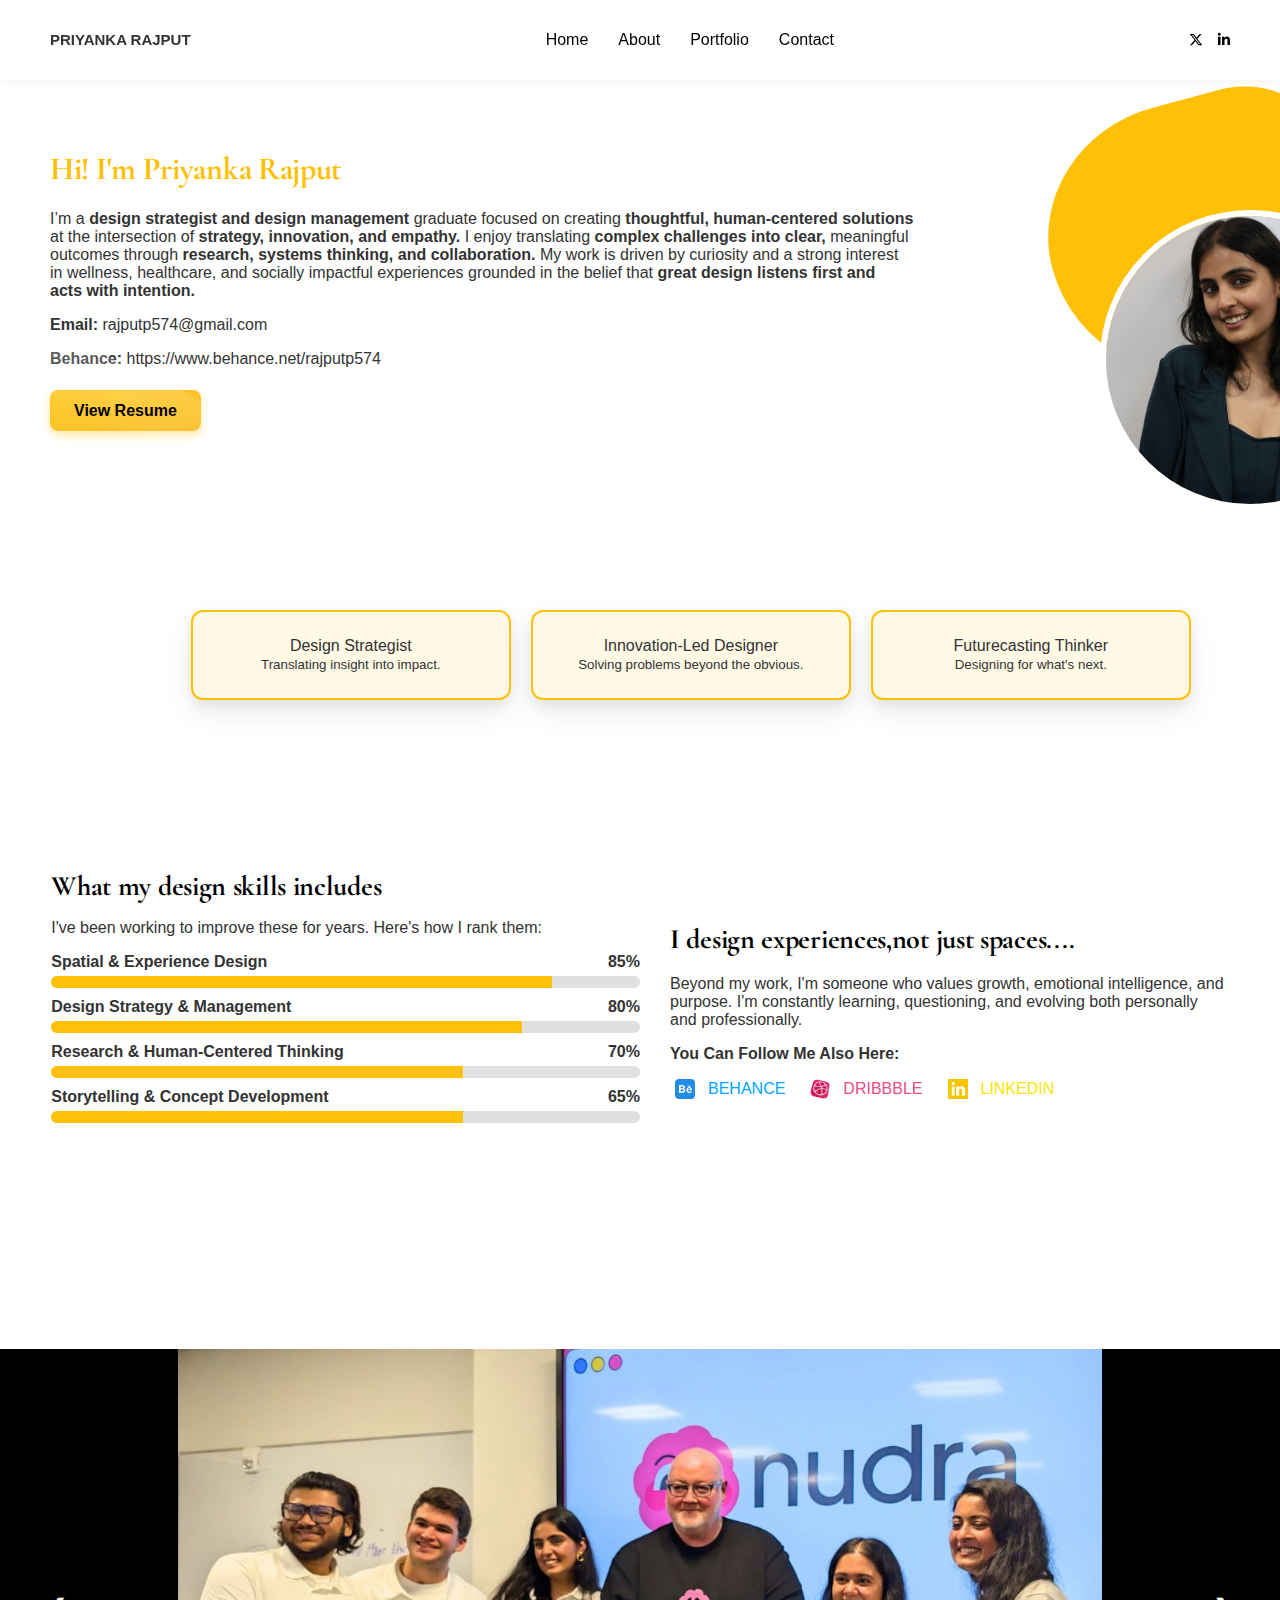
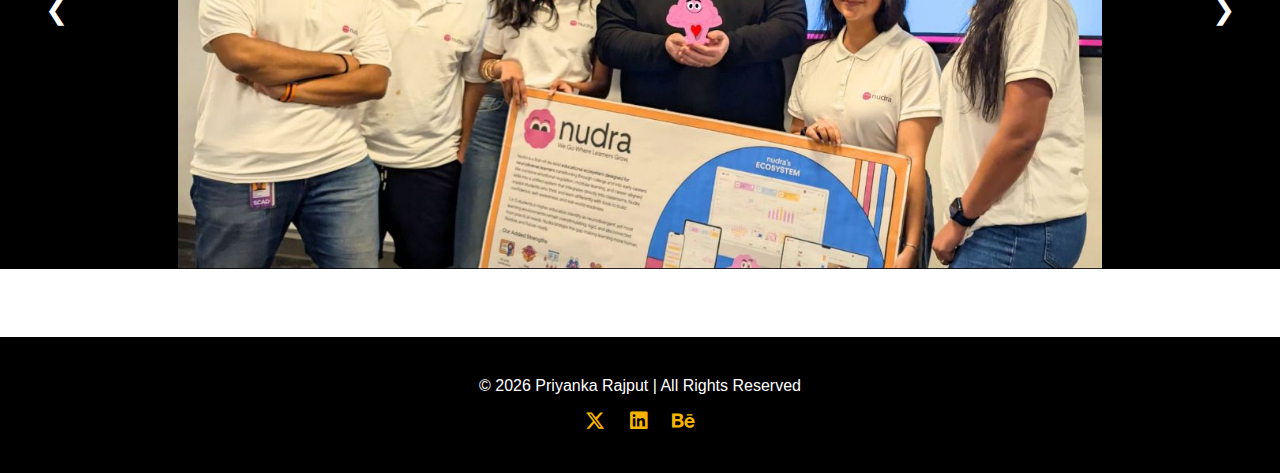
<file: index.html>
<!DOCTYPE html>
<html lang="en">
<head>
  <meta charset="UTF-8" />
  <meta name="viewport" content="width=device-width, initial-scale=1.0"/>
  <title>Priyanka Rajput </title>
  

  <!-- Google Font Import -->
  <link href="https://fonts.googleapis.com/css2?family=Pacifico&display=swap" rel="stylesheet" />

  <!-- Font Awesome for Social Icons -->
  <link rel="stylesheet" href="https://cdnjs.cloudflare.com/ajax/libs/font-awesome/6.5.0/css/all.min.css" />
  <link href="https://fonts.googleapis.com/css2?family=Cormorant+Garamond:wght@500;600;700&display=swap" rel="stylesheet">
  


  <link rel="stylesheet" href="styles.css"/>
</head>
<body>
    <div class="main-content">


  <!-- Navbar - UPDATED -->
  <nav class="navbar">
    <div class="nav-left">
     
      <div class="logo-text">
        <div class="name">PRIYANKA RAJPUT</div>
       <!-- <div class="title">Interior Designer</div>-->
      </div>
    </div>

    <ul class="nav-center nav-links">
      <li><a href="index.html">Home</a></li>
      <li><a href="pages.html">About</a></li>
      <li><a href="portfolio.html">Portfolio</a></li>
      <li><a href="contact.html">Contact</a></li>
    </ul>

    <div class="nav-right">
      <a href=" https://x.com/priyankara1a?s=21" target="_blank"><i class="fab fa-x-twitter"></i></a>
    
      <a href="https://www.linkedin.com/in/priyanka-rajput-a1a269176/" target="_blank"><i class="fab fa-linkedin-in"></i></a>
      
    </div>
  </nav>

  <!-- Hero Section -->
  

  <section class="hero section">
    <div class="decor-wrapper">
      <div class="black-decor-blob"></div>
      <div class="yellow-dots-circle"></div>
    </div>

    <div class="container hero-flex">
      <!-- BLOB + PHOTO SECTION - MOVED TO TOP FOR MOBILE -->
      <section class="intro section">
        <div class="container intro-flex">
          <div class="intro-left">
           
     
            <div class="blob yellow-blob small-yellow">
              <p>Hi</p>
              
              <p> There!</p>
            </div>
          <div class="hero-right">
            <div class="blob yellow-blob big-yellow"></div>
            <img class="hero-img" src="profile1.jpg" alt="Priyanka Rajput">
          </div>
        </div>
      </section>

      <!-- TEXT CONTENT SECTION - MOVED TO BOTTOM FOR MOBILE -->
      <div class="hero-left">
        <h1 style="color: #ffbf00;">Hi! I'm <strong>Priyanka Rajput</strong></h1>
    
        <p>I’m a <b>design strategist and design management </b>graduate focused on creating <b>thoughtful, human-centered solutions</b><br> at the intersection of <b>strategy, innovation, and empathy.</b> I enjoy translating<b> complex challenges into clear,</b> meaningful <br>outcomes through <b>research, systems thinking, and collaboration.</b> My work is driven by curiosity and a strong interest<br> in wellness, healthcare, and socially impactful experiences grounded in the belief that <b>great design listens first and<br> acts with intention.</b></p>
        <p><b>Email:</b> rajputp574@gmail.com</p>
        <p><b>Behance:</b>  https://www.behance.net/rajputp574</p><br>
        

        <div class="buttons">
          <a href="RajputP resume DEC 19.pdf" target="_blank" class="btn yellow" ><span>View Resume</span></a>
          <!--<a href="contact.html" class="btn black"><span>Hire Me Now</span></a>-->
        </div>
      </div>
    </div>
  </section>


  <!-- Services -->
   <section class="services section reveal-right">

  <section class="services section">
    <div class="container services-row">
      <div class="card highlighted">Design Strategist<br><small>Translating insight into impact.</small></div>
      <div class="card highlighted">Innovation-Led Designer<br><small>Solving problems beyond the obvious.</small></div>
      <div class="card highlighted">Futurecasting Thinker<br><small>Designing for what's next.</small></div>
    </div>
    </section>
  </section>

  <!-- About Section -->
   <section class="intro section reveal-left">

  <section class="intro section">
    <div class="container intro-flex">
      <div class="intro-left">
      
        
      </div>
      <div class="intro-right with-black-blob">
        <div class="blob black-blob edge-black"></div>
        <div class="intro-text">
          <h2>I design experiences,not just spaces....</h2>
          <p>

Beyond my work, I'm someone who values growth, emotional intelligence, and purpose. I'm constantly learning, questioning, and evolving both personally and professionally.</p>
          <p><b>You Can Follow Me Also Here:</b></p>
          <div class="social-icons-wrapper">
            <!-- Behance -->
            <a class="social-icon" href="https://www.behance.net/rajputp574" target="_blank">
              <img src="behance.png" alt="Behance Icon">
              <span style="color: rgb(0, 166, 255);">BEHANCE</span>
            </a>

            <!-- Dribbble -->
            <a class="social-icon" href="https://dribbble.com/yourusername" target="_blank">
              <img src="dribble.jpeg" alt="Dribbble Icon">
              <span style="color: #ea4c89;">DRIBBBLE</span>
            </a>

            <!-- Instagram -->
            <a class="social-icon" href="https://www.linkedin.com/in/priyanka-rajput-a1a269176/"target="_blank">
              <img src="download.png" alt="linkedin icon">
              <span style="color: #f7e703;">LINKEDIN</span>
            </a>
          </div>
        </div>
      </div>
    </div>
  </section>

  <!-- Skills Section -->
   <section class="skills section reveal-right">

  <section class="skills section">
    <div class="container skills-flex">
      <div class="skills-left">
        <h2>What my design skills includes</h2>
        <p>I've been working to improve these for years. Here's how I rank them:</p>
        <div class="progress">
          <label> Spatial & Experience Design <span>85%</span></label>
          <div class="bar"><div style="width:85%"></div></div>
          <label>  Design Strategy & Management <span>80%</span></label>
          <div class="bar"><div style="width:80%"></div></div>
          <label> Research & Human-Centered Thinking <span>70%</span></label>
          <div class="bar"><div style="width:70%"></div></div>
          <label> Storytelling & Concept Development <span>65%</span></label>
          <div class="bar"><div style="width:70%"></div></div>
        </div>
      </div>
      
    </section>
  </section>
 <!-- ================= FULL WIDTH SLIDER ================= -->
<section class="banner-slider">
  <div class="slider-track">

    <div class="banner-slide active">
      <img src="1.jpeg" alt="Design Project 1">
    </div>

    <div class="banner-slide">
      <img src="2.jpeg" alt="Design Project 2">
    </div>

    <div class="banner-slide">
      <img src="3.jpeg" alt="Design Project 3">
    </div>
    <div class="banner-slide">
      <img src="4.jpeg" alt="Design Project 2">
    </div>
    <div class="banner-slide">
      <img src="5.jpeg" alt="Design Project 2">
    </div>
    <div class="banner-slide">
      <img src="6.jpeg" alt="Design Project 2">
    </div>
    <div class="banner-slide">
      <img src="7.jpeg" alt="Design Project 2">
    </div>
     <div class="banner-slide">
      <img src="8.jpeg" alt="Design Project 2">
    </div>
     <div class="banner-slide">
      <img src="9.jpeg" alt="Design Project 2">
    </div>
     <div class="banner-slide">
      <img src="10.jpeg" alt="Design Project 2">
    </div>
     <div class="banner-slide">
      <img src="11.jpeg" alt="Design Project 2">
    </div>
     <div class="banner-slide">
      <img src="12.jpeg" alt="Design Project 2">
    </div>
    <div class="banner-slide">
      <img src="13.jpeg" alt="Design Project 2">
    </div>
   

  </div>

  <!-- Navigation -->
  <button class="banner-nav prev">&#10094;</button>
  <button class="banner-nav next">&#10095;</button>
</section>


<script src="banner-slider.js"></script>
</div>
<br>
<footer class="footer-cta">
  <div class="container">
    <p>© 2026 Priyanka Rajput | All Rights Reserved</p>
    <div class="social-nav">
      <a href="https://x.com/priyankara1a?s=21" target="_blank"><i class="fab fa-x-twitter"></i></a>
      <a href="https://www.linkedin.com/in/priyanka-rajput-a1a269176/" target="_blank"><i class="fab fa-linkedin"></i></a>
      <a href="https://www.behance.net/rajputp574" target="_blank" class="fab fa-behance"></a>
    </div>
  </div>
</footer>



</body>



</html>
</file>
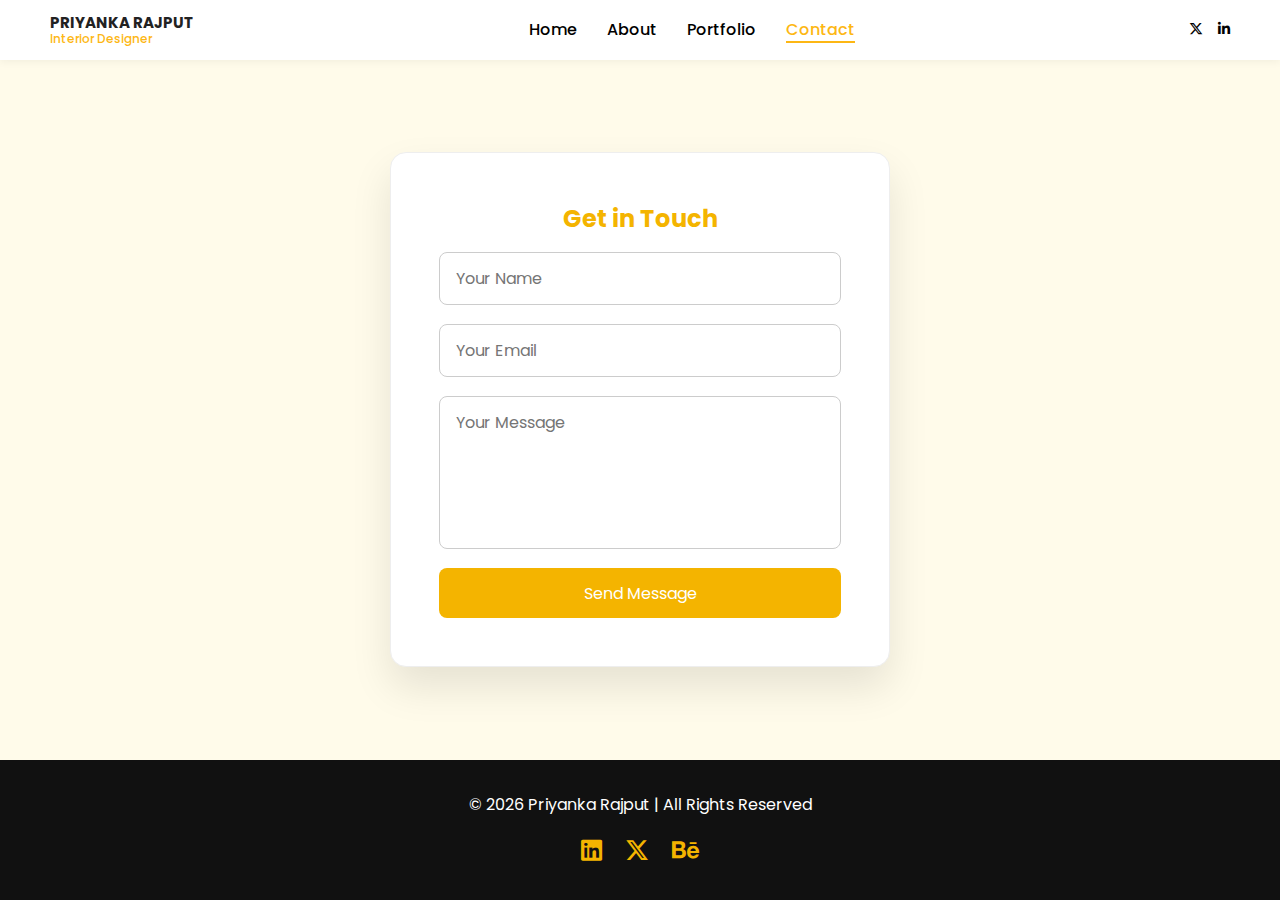
<file: contact.html>
<!DOCTYPE html>
<html lang="en">
<head>
  <meta charset="UTF-8" />
  <meta name="viewport" content="width=device-width, initial-scale=1.0" />
  <title>Contact | Priyanka Rajput</title>
  <link href="https://fonts.googleapis.com/css2?family=Poppins:wght@400;600;700&display=swap" rel="stylesheet">
  <!-- Font Awesome for Social Icons -->
  <link rel="stylesheet" href="https://cdnjs.cloudflare.com/ajax/libs/font-awesome/6.5.0/css/all.min.css" />
  <style>
    * {
  margin: 0;
  padding: 0;
  box-sizing: border-box;
  font-family: 'Poppins', sans-serif;
}

html, body {
  width: 100%;
  min-height: 100vh;
  display: flex;
  flex-direction: column;
  /*overflow-x: hidden;*/
  background-color: #fffbea;
  color: #222;
}

/* ===== NAVBAR STYLES ===== */
.navbar {
  display: flex;
  justify-content: space-between;
  align-items: center;
  padding: 15px 50px;
  background-color: #fff;
  box-shadow: 0 2px 8px rgba(0, 0, 0, 0.05);
  position: sticky;      /* sticks at top */
  top: 0;                /* top edge */
  left: 0;
  width: 100%;
  z-index: 9999; 
}

.nav-left {
  display: flex;
  align-items: center;
  gap: 10px;
}

.logo-text {
  display: flex;
  flex-direction: column;
  line-height: 1.1;
}

.logo-text .name {
  font-weight: 700;
  font-size: 15px;
}

.logo-text .title {
  font-size: 12px;
  color: #fdb714;
  font-weight: 500;
}

.nav-center {
  display: flex;
  gap: 30px;
  list-style: none;
}

.nav-center li a {
  font-weight: 500;
  font-size: 16px;
  color: #000;
  text-decoration: none;
  position: relative;
}

.nav-center li a.active {
  color: #fdb714;
  border-bottom: 2px solid #fdb714;
}

.nav-right {
  display: flex;
  align-items: center;
  gap: 15px;
}

.nav-right a {
  color: #000;
  font-size: 14px;
  transition: color 0.3s ease;
}

.nav-right a:hover {
  color: #fdb714;
}

/* ===== CONTACT FORM ===== */
.contact-container {
  flex: 1; /* allow this section to grow */
  display: flex;
  justify-content: center;
  align-items: center;
  padding: 4rem 2rem;
}

.contact-box {
  background: white;
  border-radius: 16px;
  padding: 3rem;
  max-width: 500px;
  width: 100%;
  box-shadow: 0 20px 40px rgba(0, 0, 0, 0.1);
  border: 1px solid #eee;
  transform: translateY(0);
  transition: transform 0.3s ease, box-shadow 0.3s ease;
}

.contact-box:hover {
  transform: translateY(-5px);
  box-shadow: 0 25px 50px rgba(0, 0, 0, 0.15);
}

.contact-box h2 {
  margin-bottom: 1rem;
  color: #f4b400;
  text-align: center;
}

.contact-box form {
  display: flex;
  flex-direction: column;
}

.contact-box input,
.contact-box textarea {
  margin-bottom: 1.2rem;
  padding: 0.8rem 1rem;
  border: 1px solid #ccc;
  border-radius: 8px;
  font-size: 1rem;
  resize: none;
}

.contact-box button {
  padding: 0.8rem 1rem;
  border: none;
  background-color: #f4b400;
  color: #fff;
  border-radius: 8px;
  font-size: 1rem;
  cursor: pointer;
  transition: background 0.3s ease;
}

.contact-box button:hover {
  background-color: #dca900;
}

/* ===== FOOTER ===== */
footer {
  background-color: #111;
  color: white;
  text-align: center;
  padding: 2rem 1rem;
  margin-top: auto; /* push footer to bottom */
}

.social-icons {
  margin-top: 1rem;
}

.social-icons a {
  color: #f4b400;
  margin: 0 0.6rem;
  font-size: 1.5rem;
  text-decoration: none;
  transition: color 0.3s ease;
}

.social-icons a:hover {
  color: #fff;
}

/* ===== RESPONSIVE ===== */
/* ===== RESPONSIVE FIX FOR MOBILE ===== */
@media (max-width: 768px) {
  .navbar {
    flex-direction: column;
    padding: 15px 20px;
    gap: 15px;
    
  }
  
  .nav-center {
    gap: 15px;
    flex-wrap: wrap;
    justify-content: center;
  }
  
  .contact-container {
    /* Remove vertical centering */
    display: block;
    padding: 2rem 1rem; /* reduced padding */
  }
  
  .contact-box {
    padding: 2rem; /* reduce form box padding */
    margin: 0 auto; /* center horizontally */
  }
  
  footer {
    padding: 2rem 1rem;
  }
}

</style>
</head>
<body>

  <!-- Navbar - UPDATED -->
  <nav class="navbar">
    <div class="nav-left">
     
      <div class="logo-text">
        <div class="name">PRIYANKA RAJPUT</div>
        <div class="title">Interior Designer</div>
      </div>
    </div>

    <ul class="nav-center nav-links">
      <li><a href="index.html">Home</a></li>
      <li><a href="pages.html">About</a></li>
      <li><a href="portfolio.html">Portfolio</a></li>
      <li><a href="contact.html" class="active">Contact</a></li>
    </ul>

    <div class="nav-right">
      <a href=" https://x.com/priyankara1a?s=21" target="_blank"><i class="fab fa-x-twitter"></i></a>
      
      <a href="https://www.linkedin.com/in/priyanka-rajput-a1a269176/" target="_blank"><i class="fab fa-linkedin-in"></i></a>
   
    </div>
  </nav>

  <!-- Contact Form Section -->
  <section class="contact-container">
    <div class="contact-box">
      <h2>Get in Touch</h2>
      <form action="https://formspree.io/f/xanjraal" method="POST">
        <input type="text" name="name" placeholder="Your Name" required />
        <input type="email" name="email" placeholder="Your Email" required />
        <textarea name="message" rows="5" placeholder="Your Message" required></textarea>
        <button type="submit">Send Message</button>
      </form>
    </div>
  </section>

  <!-- Footer -->
  <footer>
    <p>© 2026 Priyanka Rajput | All Rights Reserved</p>
    <div class="social-icons">
      <a href="https://www.linkedin.com/in/priyanka-rajput-a1a269176/" target="_blank"><i class="fab fa-linkedin"></i></a>
         <a href=" https://x.com/priyankara1a?s=21" target="_blank" ><i class="fab fa-x-twitter"></i></a>
      <a href="https://www.behance.net/rajputp574" target="_blank"><i class="fab fa-behance"></i></a>
    </div>
  </footer>

</body>
</html>
</file>
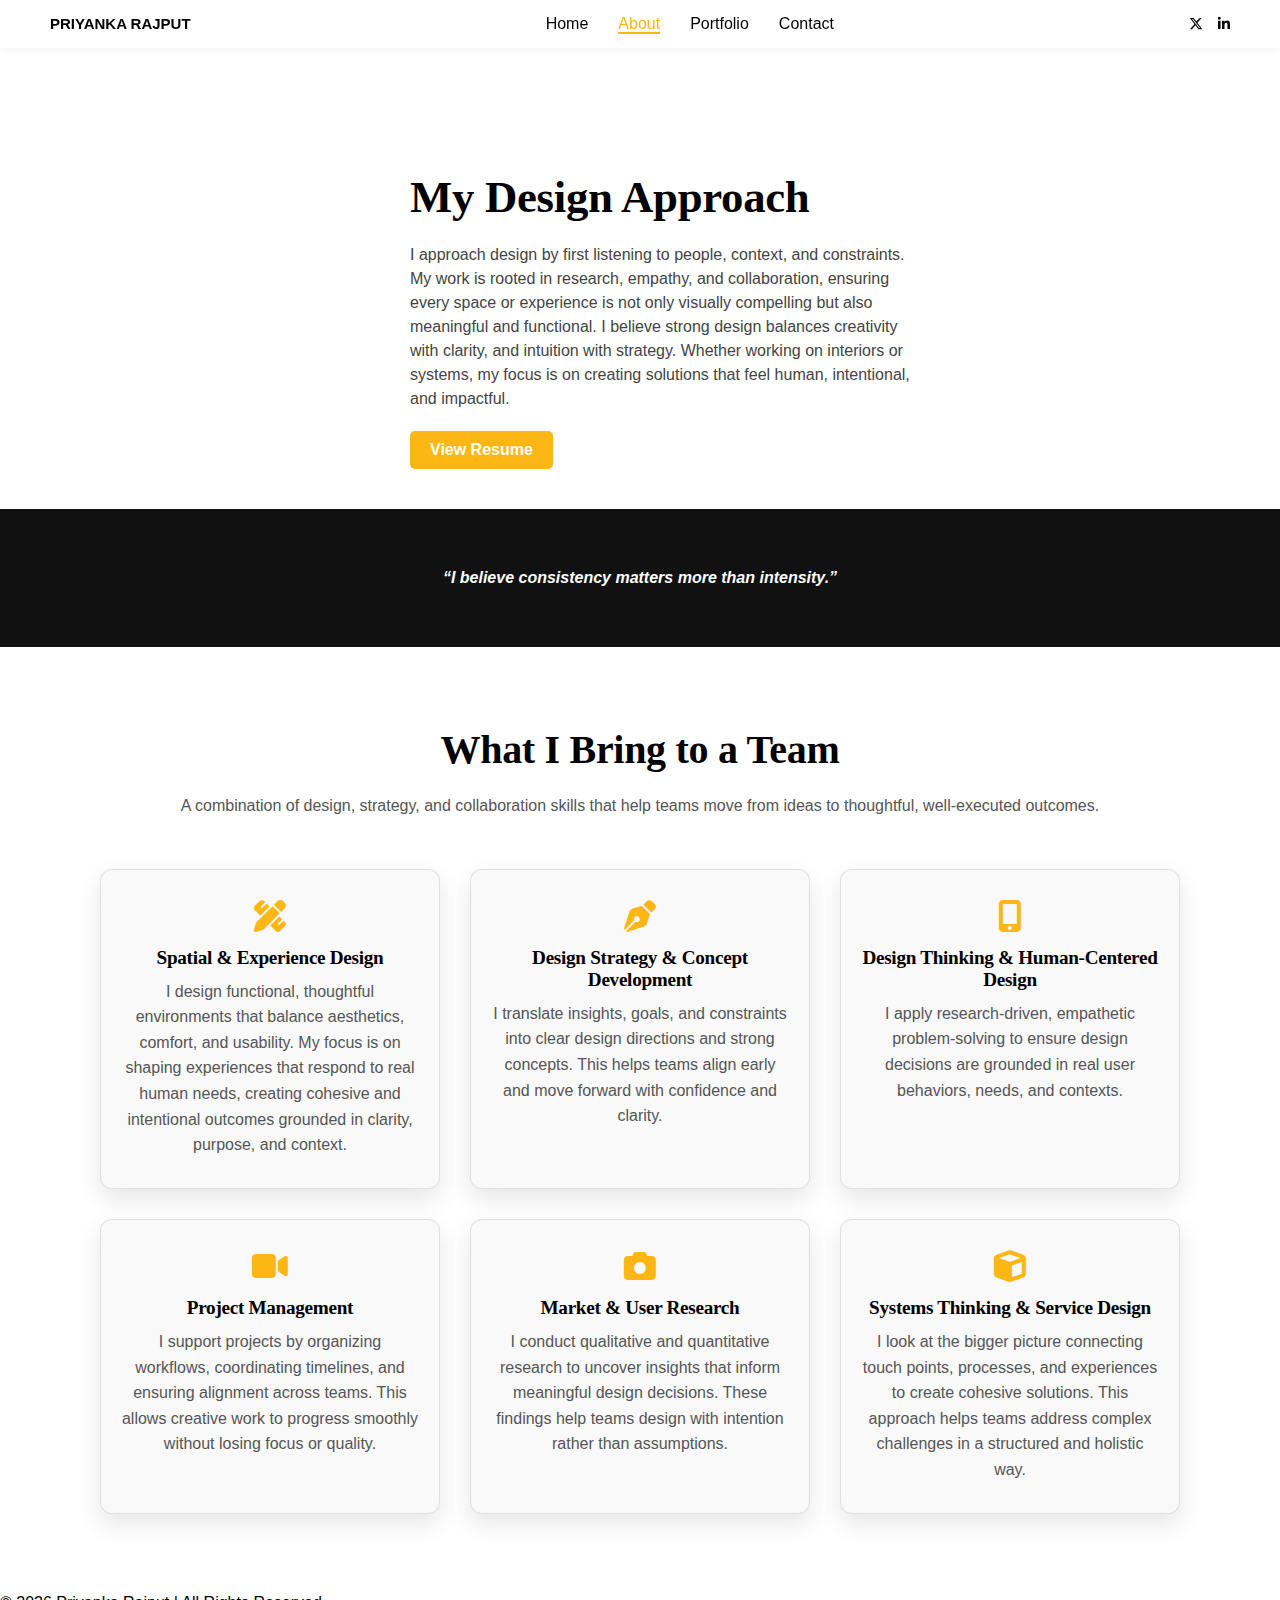
<file: pages.html>
<!DOCTYPE html>
<html lang="en">
<head>
  <meta charset="UTF-8" />
  <meta name="viewport" content="width=device-width, initial-scale=1.0"/>
  <title>Priyanka Rajput </title>

  <!-- Font Awesome for Icons -->
  <link rel="stylesheet" href="https://cdnjs.cloudflare.com/ajax/libs/font-awesome/6.5.1/css/all.min.css">


  <!-- External CSS -->
  <link rel="stylesheet" href="pages.css" />
</head>
<body>

<nav class="navbar">
  <div class="nav-left">
  
    <div class="logo-text">
      <div class="name">PRIYANKA RAJPUT</div>
       <!-- <div class="title">Interior Designer</div>-->
    </div>
  </div>

  <ul class="nav-center nav-links">
    <li><a href="index.html">Home</a></li>
    <li><a href="pages.html" class="active">About</a></li>
    <li><a href="portfolio.html">Portfolio</a></li>
    <li><a href="contact.html">Contact</a></li>
  </ul>

  <div class="nav-right">
    <a href=" https://x.com/priyankara1a?s=21" target="_blank"><i class="fa-brands fa-x-twitter"></i></a>


    <a href="https://www.linkedin.com/in/priyanka-rajput-a1a269176/" target="_blank"><i class="fab fa-linkedin-in"></i></a>
 
  </div>
 

</nav>

<section class="hero-section">
  <div class="hero-wrapper">
    <div class="hero-image">
      <!--<img src="profile2.jpg"Priyanka Rajput>-->
    </div>
    <div class="hero-text">
      <h1><br>
My Design Approach</h1>
      <p>I approach design by first listening to people, context, and constraints. My work is rooted in research, empathy, and collaboration, ensuring every space or experience is not only visually compelling but also meaningful and functional.

I believe strong design balances creativity with clarity, and intuition with strategy. Whether working on interiors or systems, my focus is on creating solutions that feel human, intentional, and impactful.
      </p>
      <div class="hero-buttons">
        <a href="RajputP resume DEC 19.pdf" target="_blank" class="btn yellow">View Resume</a>
        <!--<a href="contact.html" class="btn black">Hire Me Now</a>-->
      </div>
    </div>
  </div>
</section>


<section class="about-section">
  <p> “I believe consistency matters more than intensity.”</p>
</section>

<section class="services-section">
  <h2 class="section-title"> What I Bring to a Team</h2>
  <p class="section-subtitle">
   A combination of design, strategy, and collaboration skills that help teams move from ideas to thoughtful, well-executed outcomes.
  </p>

  <div class="services-grid">
    <div class="service-box">
      <i class="fa fa-pencil-ruler"></i>
      <h3>Spatial & Experience Design</h3>
      <p>I design functional, thoughtful environments that balance aesthetics, comfort, and usability. My focus is on shaping experiences that respond to real human needs, creating cohesive and intentional outcomes grounded in clarity, purpose, and context.

</p>
    </div>
    <div class="service-box">
      <i class="fa fa-pen-nib"></i>
      <h3>Design Strategy & Concept Development</h3>
      <p>I translate insights, goals, and constraints into clear design directions and strong concepts. This helps teams align early and move forward with confidence and clarity.</p>
    </div>
    <div class="service-box">
      <i class="fa fa-mobile-alt"></i>
      <h3>Design Thinking & Human-Centered Design</h3>
      <p>I apply research-driven, empathetic problem-solving to ensure design decisions are grounded in real user behaviors, needs, and contexts.</p>
    </div>
    <div class="service-box">
      <i class="fa fa-video"></i>
      <h3>Project Management</h3>
      <p>I support projects by organizing workflows, coordinating timelines, and ensuring alignment across teams. This allows creative work to progress smoothly without losing focus or quality.</p>
    </div>
    <div class="service-box">
      <i class="fa fa-camera"></i>
      <h3>Market & User Research</h3>
      <p>I conduct qualitative and quantitative research to uncover insights that inform meaningful design decisions. These findings help teams design with intention rather than assumptions.</p>
    </div>
    <div class="service-box">
      <i class="fa fa-cube"></i>
      <h3>Systems Thinking & Service Design</h3>
      <p>
I look at the bigger picture connecting touch points, processes, and experiences to create cohesive solutions. This approach helps teams address complex challenges in a structured and holistic way.</p>
    </div>
  </div>
</section>
<footer class="footer-cta">
<p>© 2026 Priyanka Rajput | All Rights Reserved</p>
  <div class="social-nav">
      <a href=" https://x.com/priyankara1a?s=21" target="_blank"><i class="fab fa-x-twitter"></i></a>
    <a href="https://www.linkedin.com/in/priyanka-rajput-a1a269176/" target="_blank"><i class="fab fa-linkedin"></i></a>
     <a href="https://www.behance.net/rajputp574" target="_blank" class="fab fa-behance"></i></a>
  </div>
</footer>


</body>
</html>
</file>
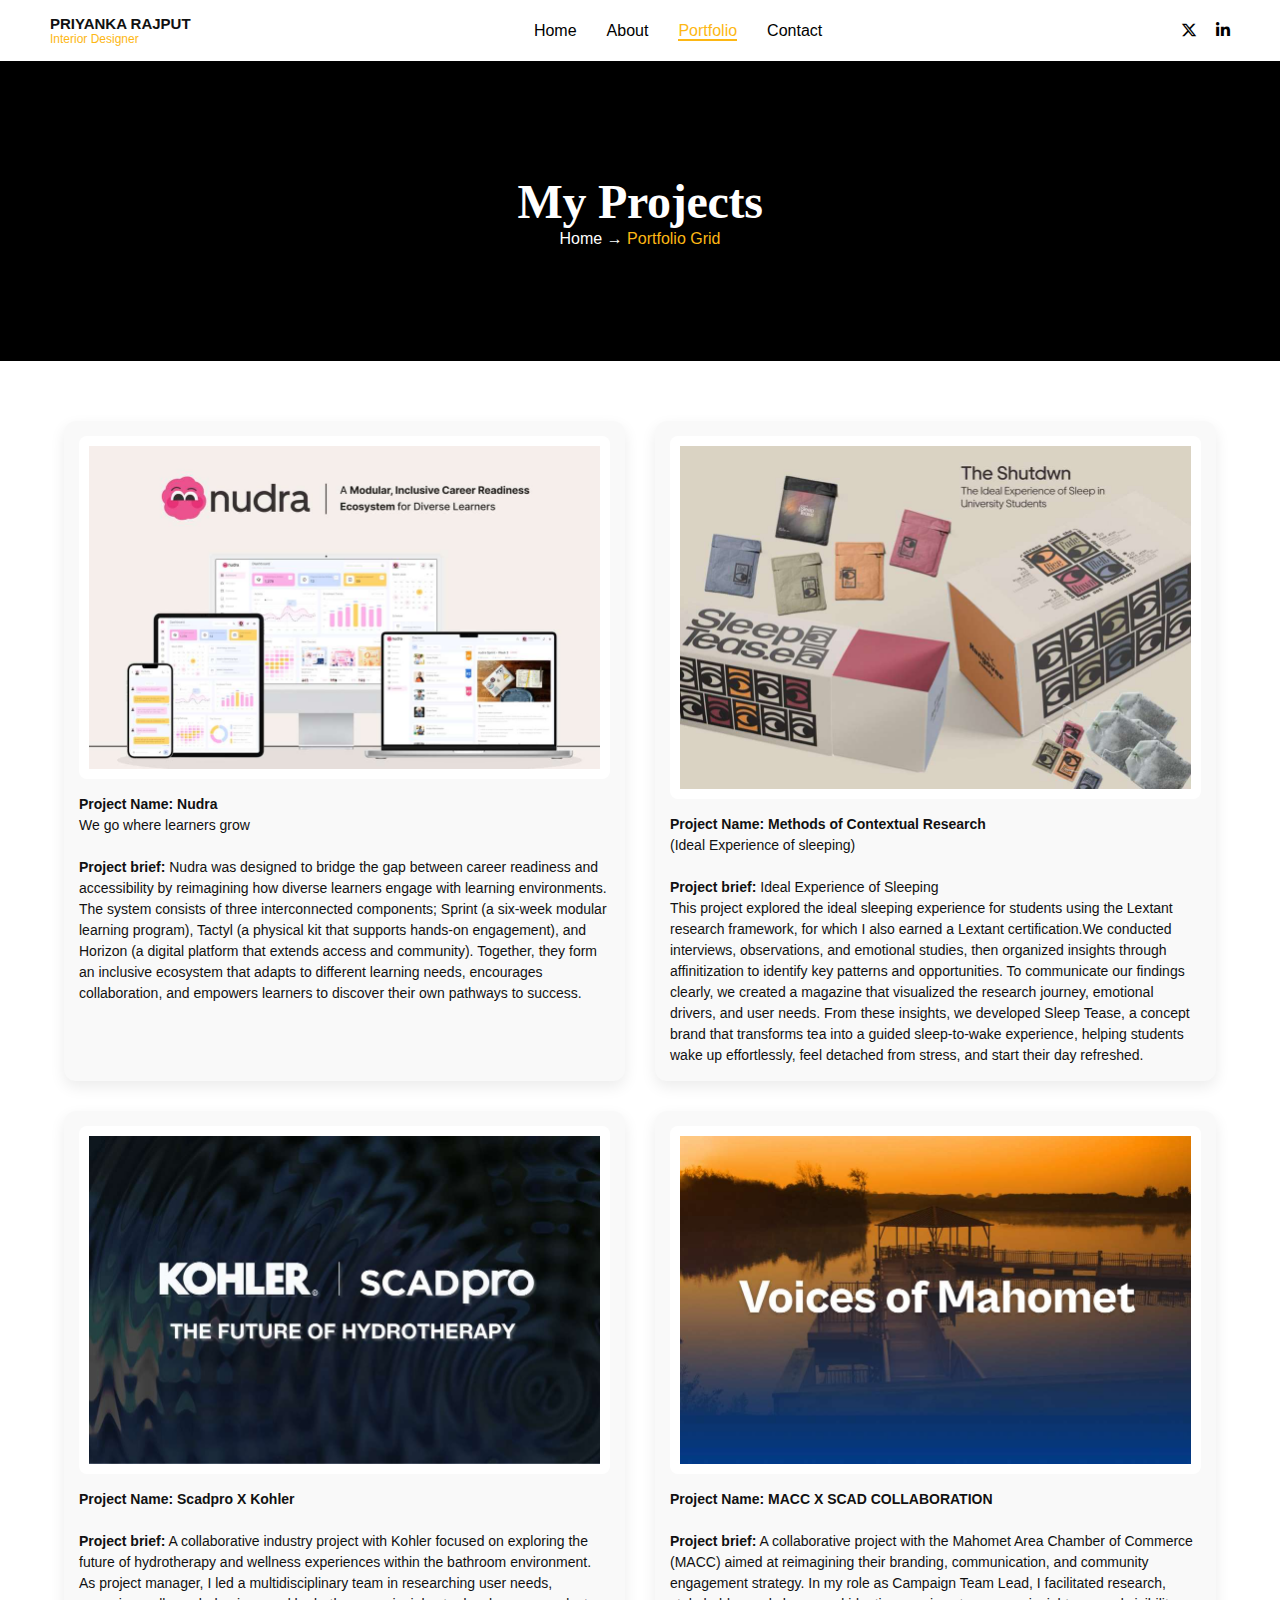
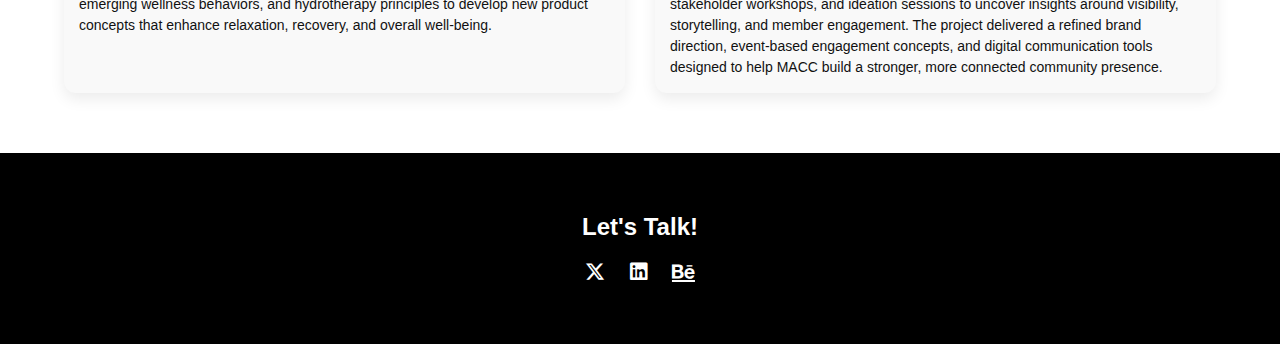
<file: portfolio.html>
<!DOCTYPE html>
<html lang="en">
<head>
  <meta charset="UTF-8" />
  <meta name="viewport" content="width=device-width, initial-scale=1.0"/>
  <title>Portfolio Grid</title>

  <link rel="stylesheet" href="portfolio.css"/>
  <link rel="stylesheet"
        href="https://cdnjs.cloudflare.com/ajax/libs/font-awesome/6.5.0/css/all.min.css"/>
</head>
<body>

<!-- NAVBAR -->
<nav class="navbar">
  <div class="nav-left">
    <div class="logo-text">
      <div class="name">PRIYANKA RAJPUT</div>
      <div class="title">Interior Designer</div>
    </div>
  </div>

  <ul class="nav-center">
    <li><a href="index.html">Home</a></li>
    <li><a href="pages.html">About</a></li>
    <li><a href="portfolio.html" class="active">Portfolio</a></li>
    <li><a href="contact.html">Contact</a></li>
  </ul>

  <div class="nav-right">
    <a href=" https://x.com/priyankara1a?s=21" target="_blank"><i class="fab fa-x-twitter"></i></a>

    <a href="https://www.linkedin.com/in/priyanka-rajput-a1a269176/" target="_blank"><i class="fab fa-linkedin-in"></i></a>
  </div>
</nav>

<!-- HERO -->
<section class="portfolio-hero">
  <div class="hero-overlay">
    <h1>My Projects</h1>
    <p>Home → <span>Portfolio Grid</span></p>
  </div>
</section>

<!-- PROJECTS -->
<section class="projects">
  <div class="container">

    <div class="portfolio-grid">

      <!-- PROJECT 1 -->
      <div class="portfolio-item">
        <a href="project1.html" target="_blank">
          <img class="project1-img" src="project1_cover.jpeg" alt="Project 1">
        </a>
        <p>
          <b>Project Name: Nudra</b><br>
          We go where learners grow <br><br>
          <b>Project brief:</b>
          Nudra was designed to bridge the gap between career readiness and accessibility by reimagining how diverse learners engage with learning environments. The system consists of three interconnected components; Sprint (a six-week modular learning program), Tactyl (a physical kit that supports hands-on engagement), and Horizon (a digital platform that extends access and community). Together, they form an inclusive ecosystem that adapts to different learning needs, encourages collaboration, and empowers learners to discover their own pathways to success.
        </p>
      </div>

      <!-- PROJECT 2 -->
      <div class="portfolio-item">
        <a href="project2.html" target="_blank">
          <img class="project1-img" src="project 2_cover.jpeg" alt="Project 2">
        </a>
        <p>
          <b>Project Name:</b>  <b>Methods of Contextual Research </b><br>
(Ideal Experience of sleeping) <br><br>
          <b>Project brief:</b>
          Ideal Experience of Sleeping<br>

This project explored the ideal sleeping experience for students using the Lextant research framework, for which I also earned a Lextant certification.We conducted interviews, observations, and emotional studies, then organized insights through affinitization to identify key patterns and opportunities.

To communicate our findings clearly, we created a magazine that visualized the research journey, emotional drivers, and user needs.

From these insights, we developed Sleep Tease,  a concept brand that transforms tea into a guided sleep-to-wake experience, helping students wake up effortlessly, feel detached from stress, and start their day refreshed.
        </p>
      </div>

      <!-- PROJECT 3 -->
      <div class="portfolio-item">
        <a href="project3.html" target="_blank">
          <img class="project1-img" src="project3_cover.jpeg" alt="Project 3">
        </a>
        <p>
          <b>Project Name: Scadpro X Kohler</b><br><br>
          <b>Project brief:</b>
          A collaborative industry project with Kohler focused on exploring the future of hydrotherapy and wellness experiences within the bathroom environment. As project manager, I led a multidisciplinary team in researching user needs, emerging wellness behaviors, and hydrotherapy principles to develop new product concepts that enhance relaxation, recovery, and overall well-being.
        </p>
      </div>

      <!-- PROJECT 4 -->
      <div class="portfolio-item">
        <a href="project4.html" target="_blank">
          <img class="project1-img" src="project 4_cover.jpeg" alt="Project 4">
        </a>
        <p>
          <b>Project Name: MACC X SCAD COLLABORATION </b><br><br>
          <b>Project brief:</b>
          A collaborative project with the Mahomet Area Chamber of Commerce (MACC) aimed at reimagining their branding, communication, and community engagement strategy. In my role as Campaign Team Lead, I facilitated research, stakeholder workshops, and ideation sessions to uncover insights around visibility, storytelling, and member engagement. The project delivered a refined brand direction, event-based engagement concepts, and digital communication tools designed to help MACC build a stronger, more connected community presence.
        </p>
      </div>

    </div>
  </div>
</section>

<!-- FOOTER -->
<footer class="footer-cta">
  <h2>Let's Talk!</h2>
  <div class="social-nav">
      <a href=" https://x.com/priyankara1a?s=21" target="_blank"><i class="fab fa-x-twitter"></i></a>
    <a href="https://www.linkedin.com/in/priyanka-rajput-a1a269176/" target="_blank"><i class="fab fa-linkedin"></i></a>
     <a href="https://www.behance.net/rajputp574" target="_blank" class="fab fa-behance"></i></a>
  </div>
</footer>

</body>
</html>
</file>
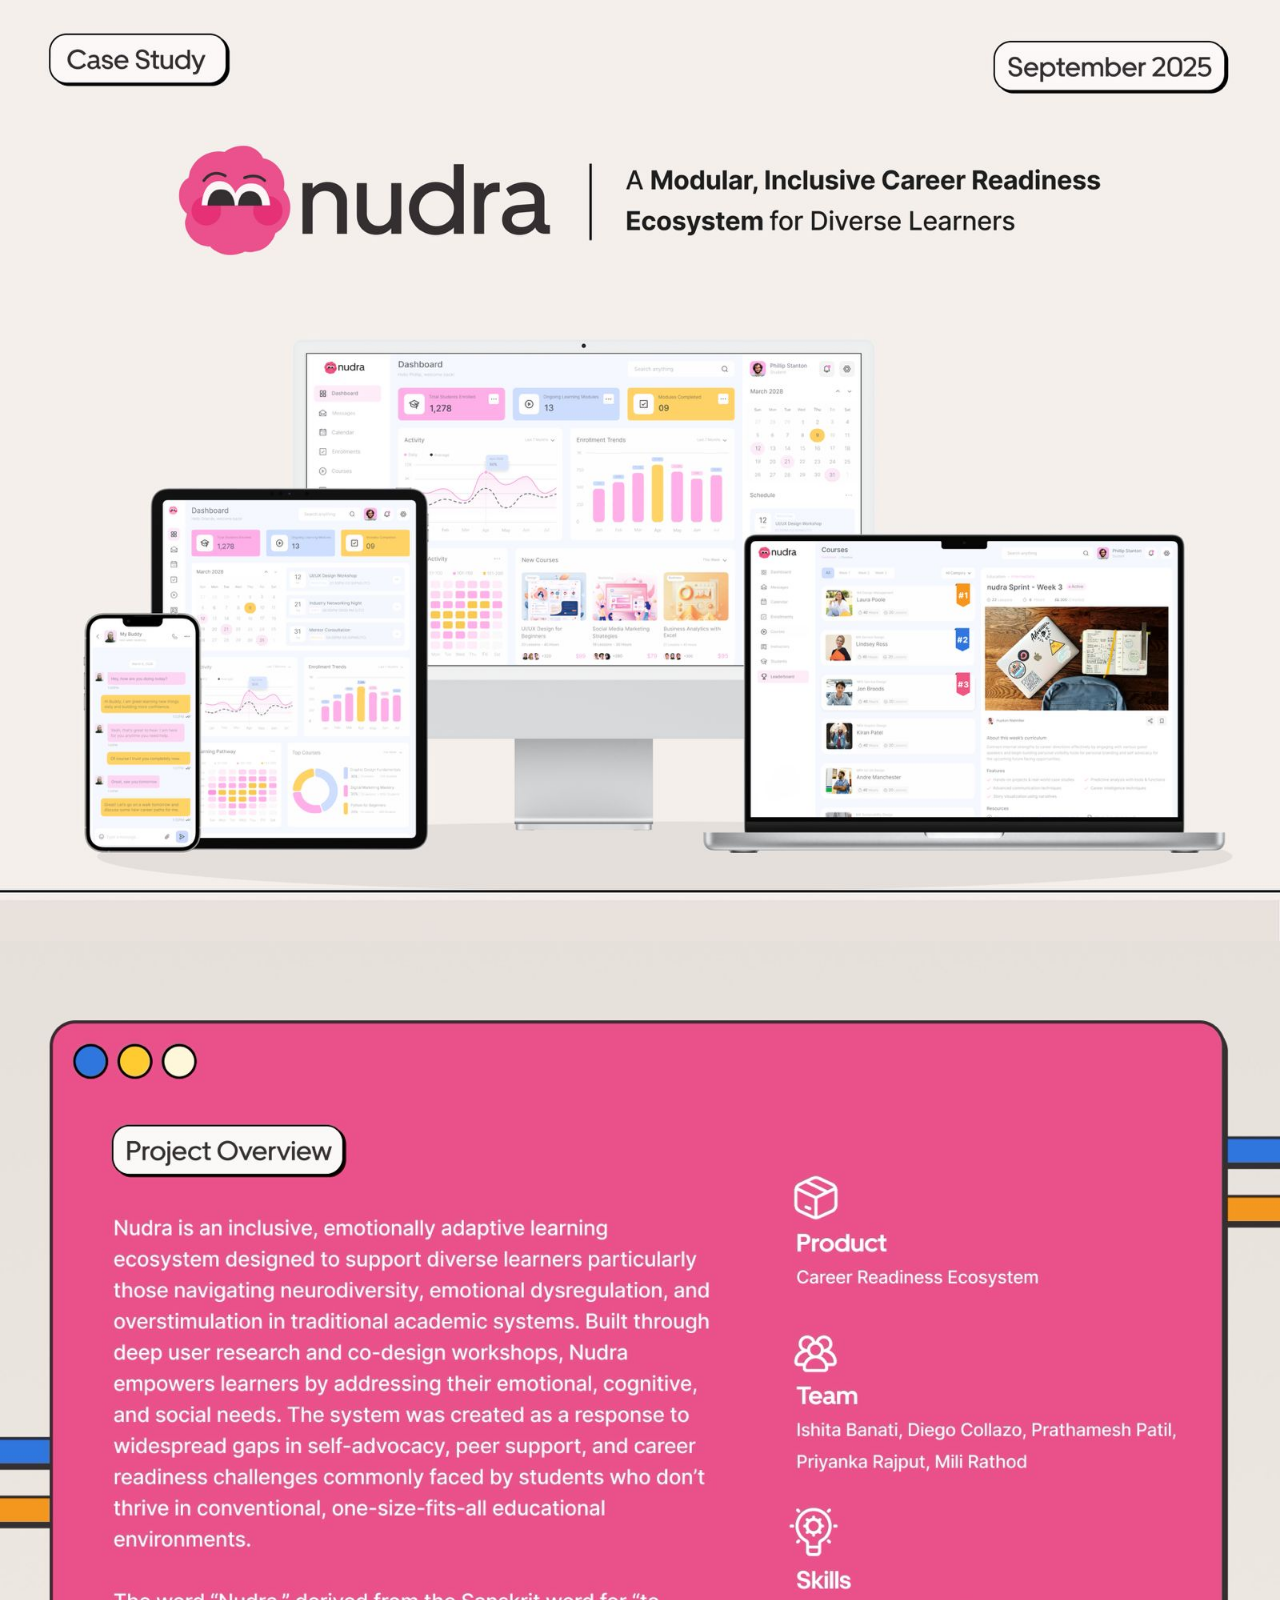
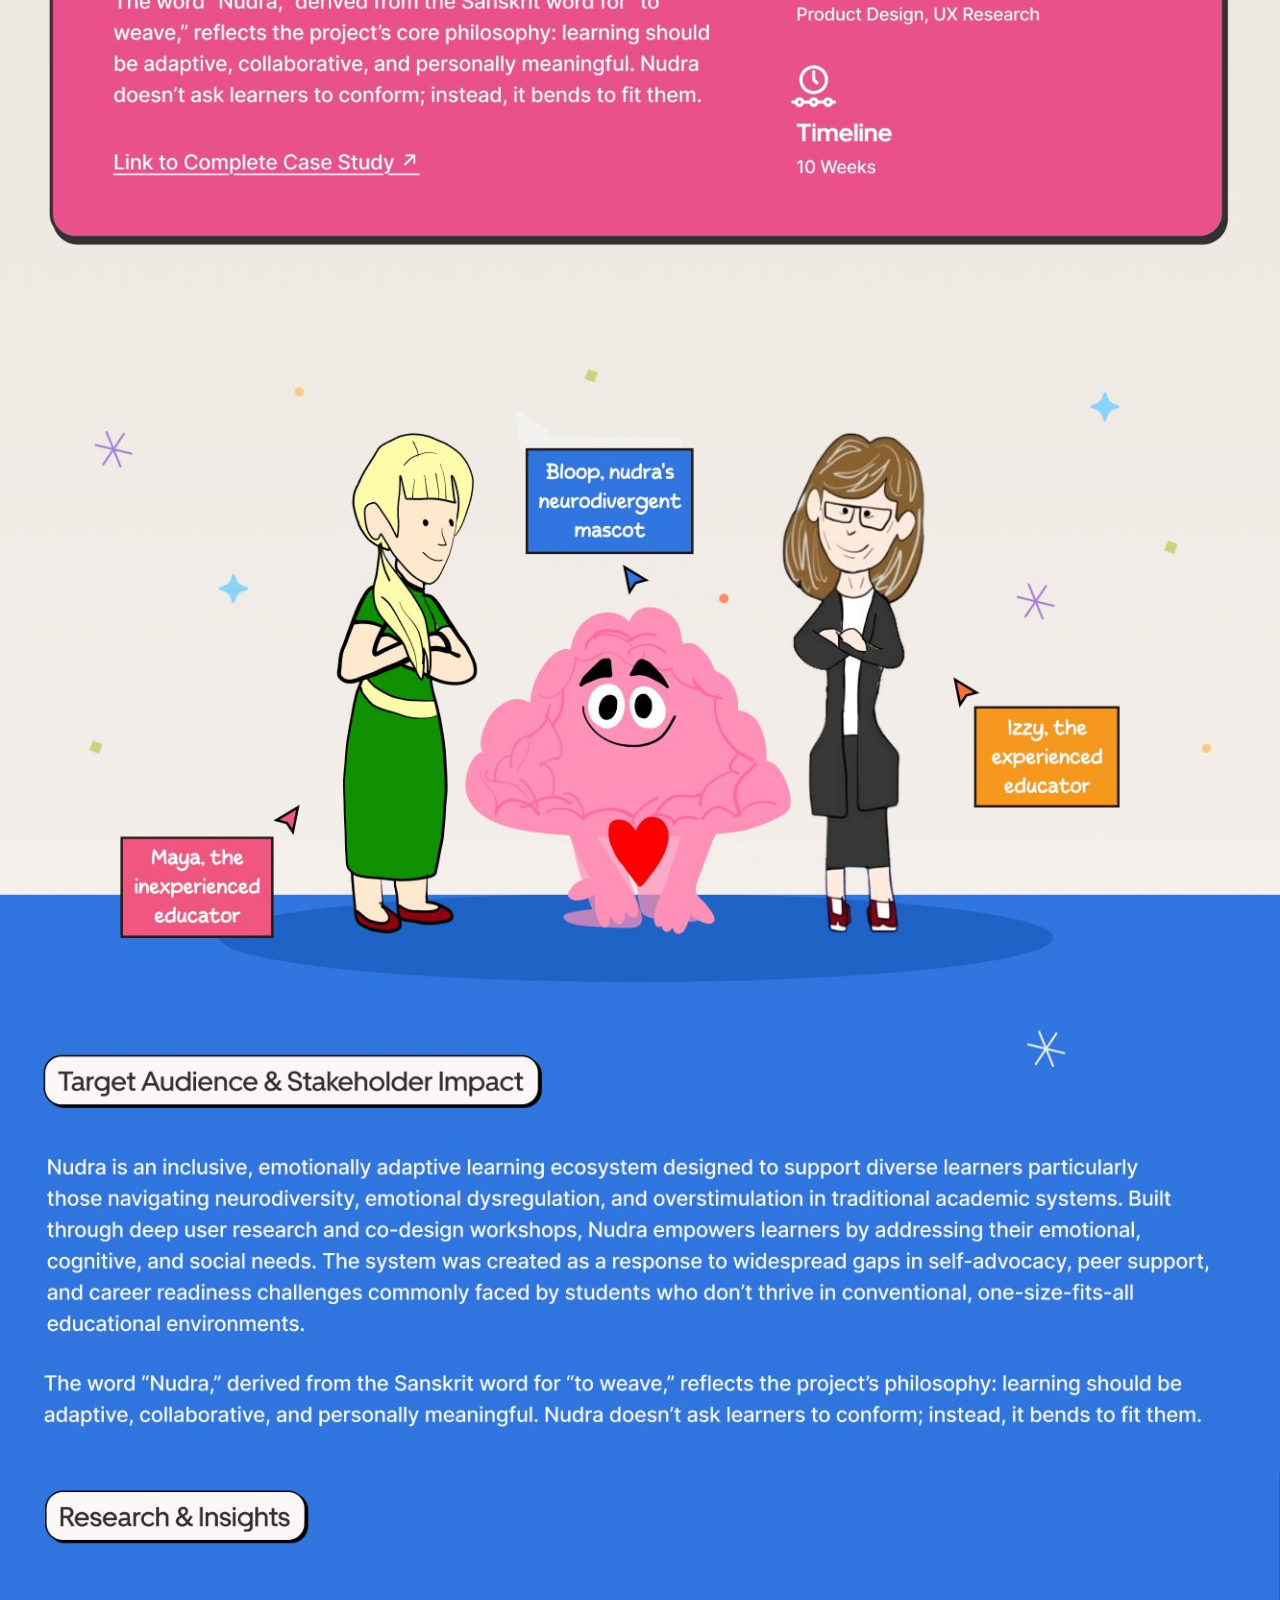
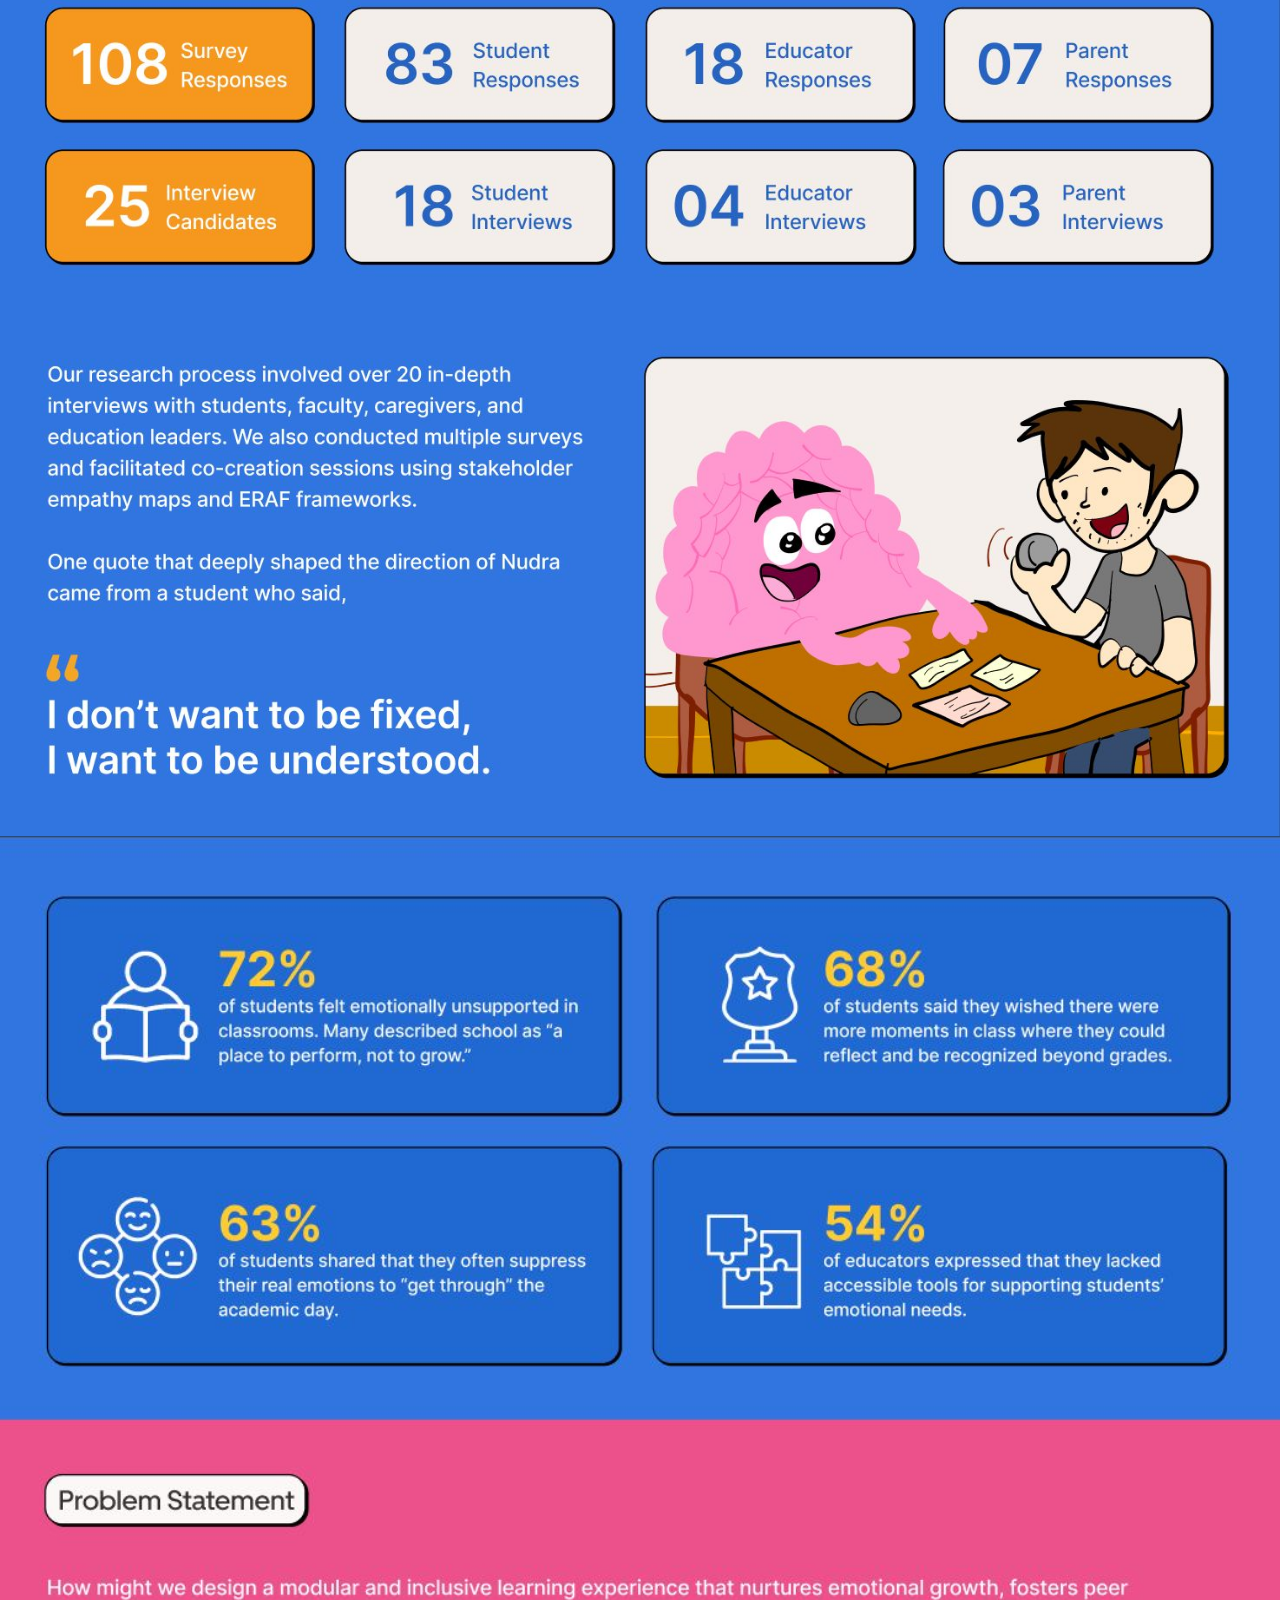
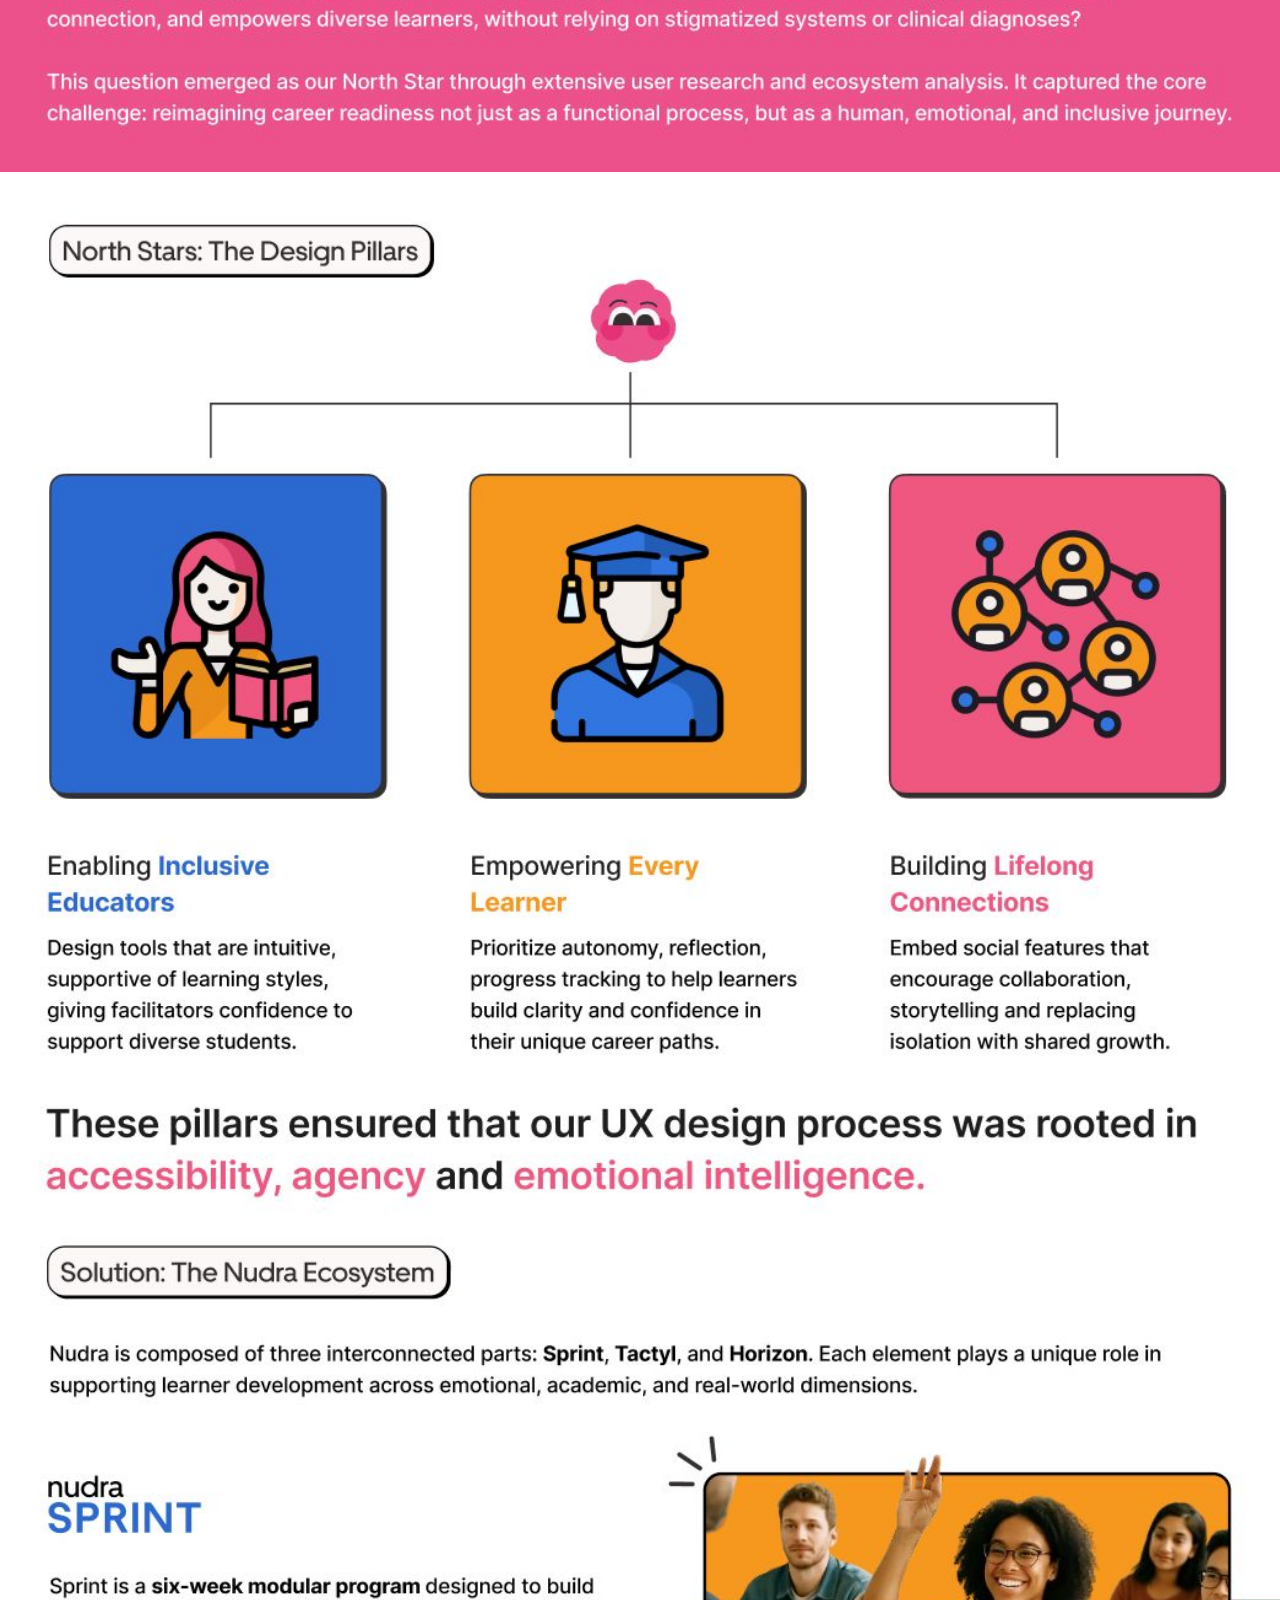
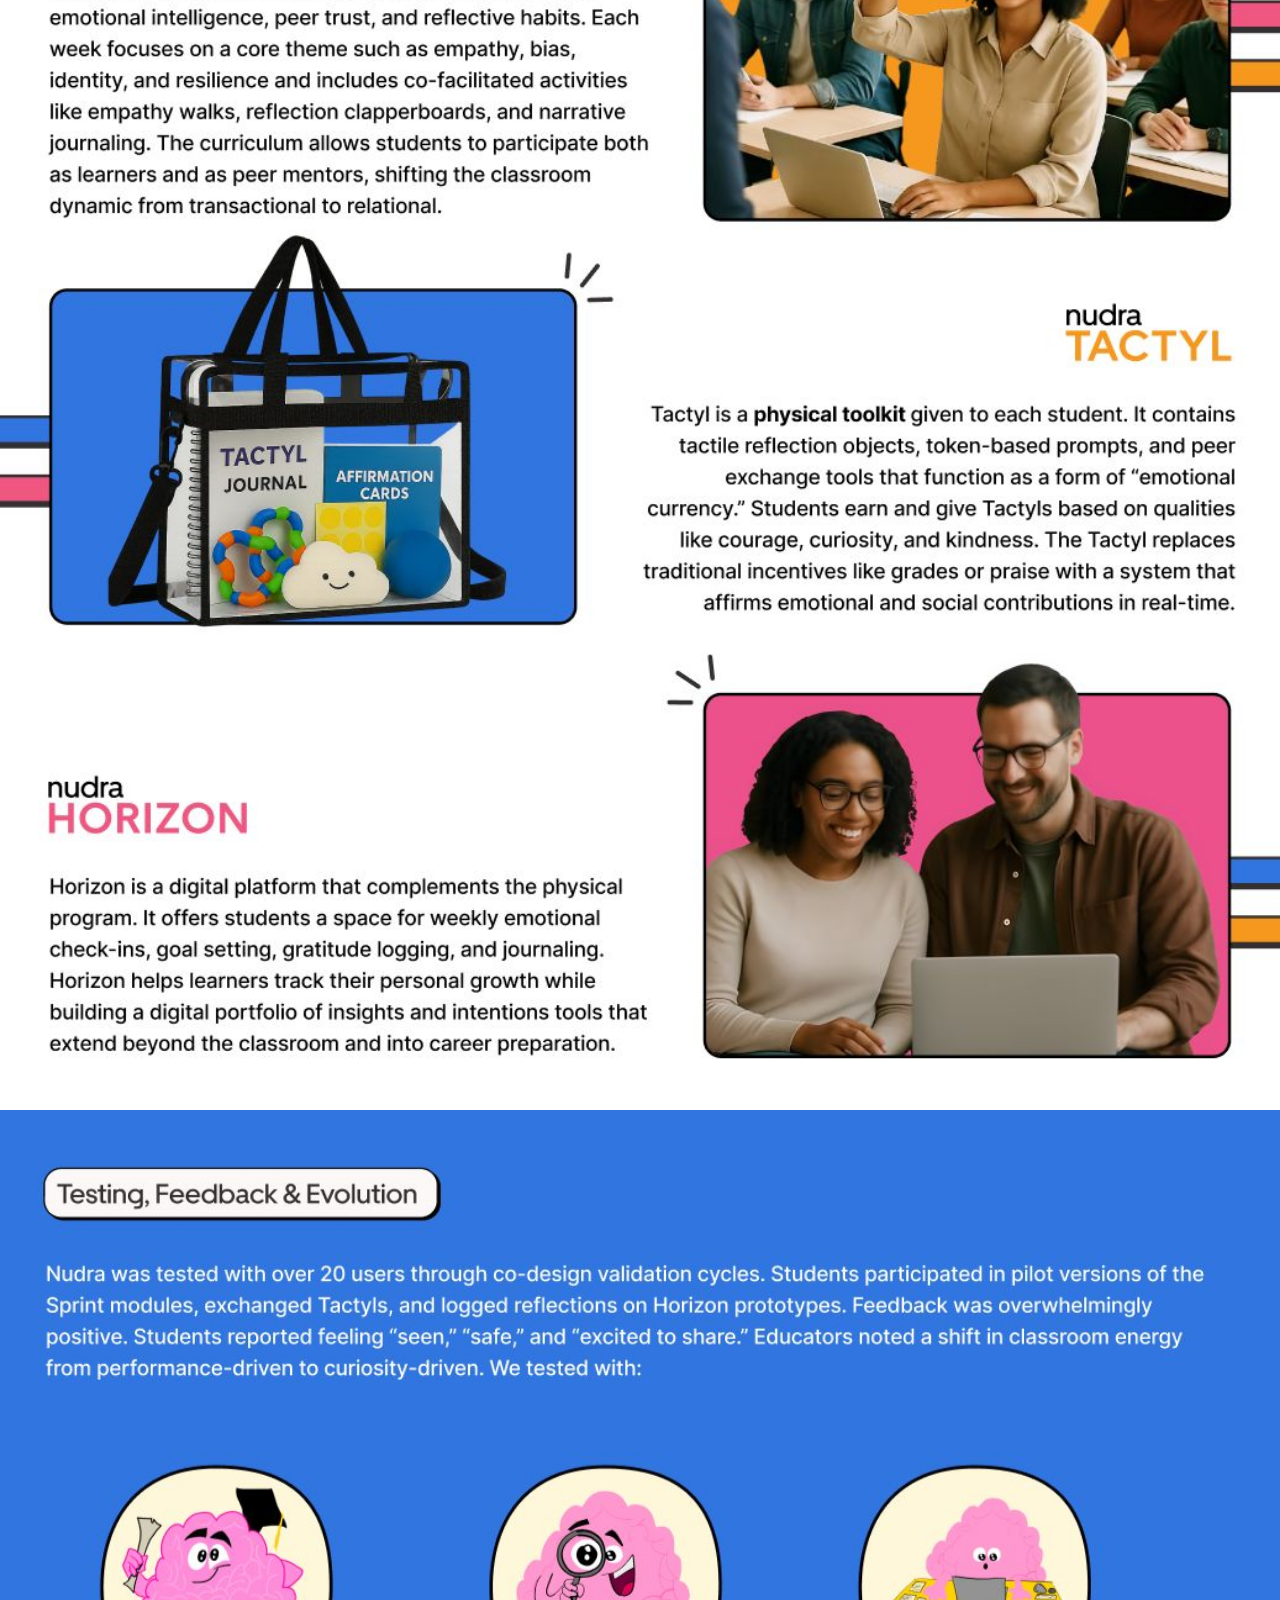
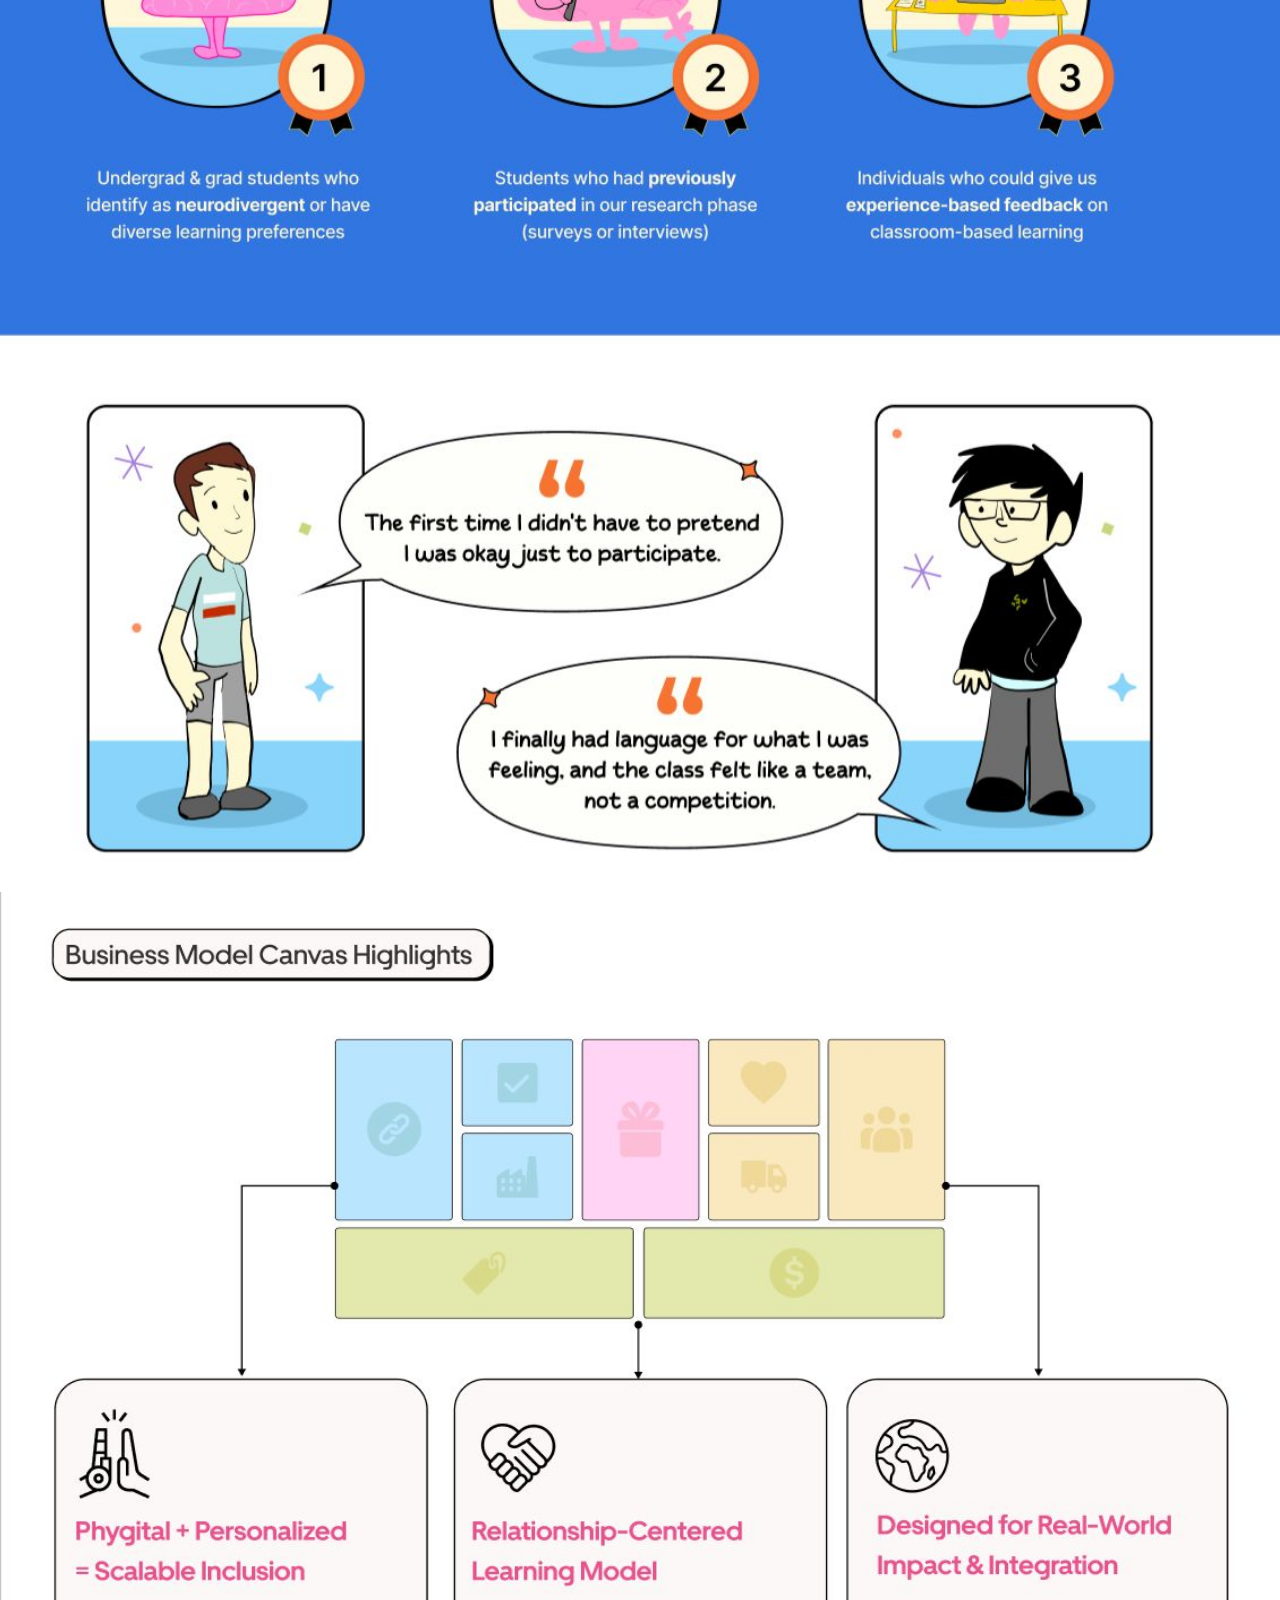
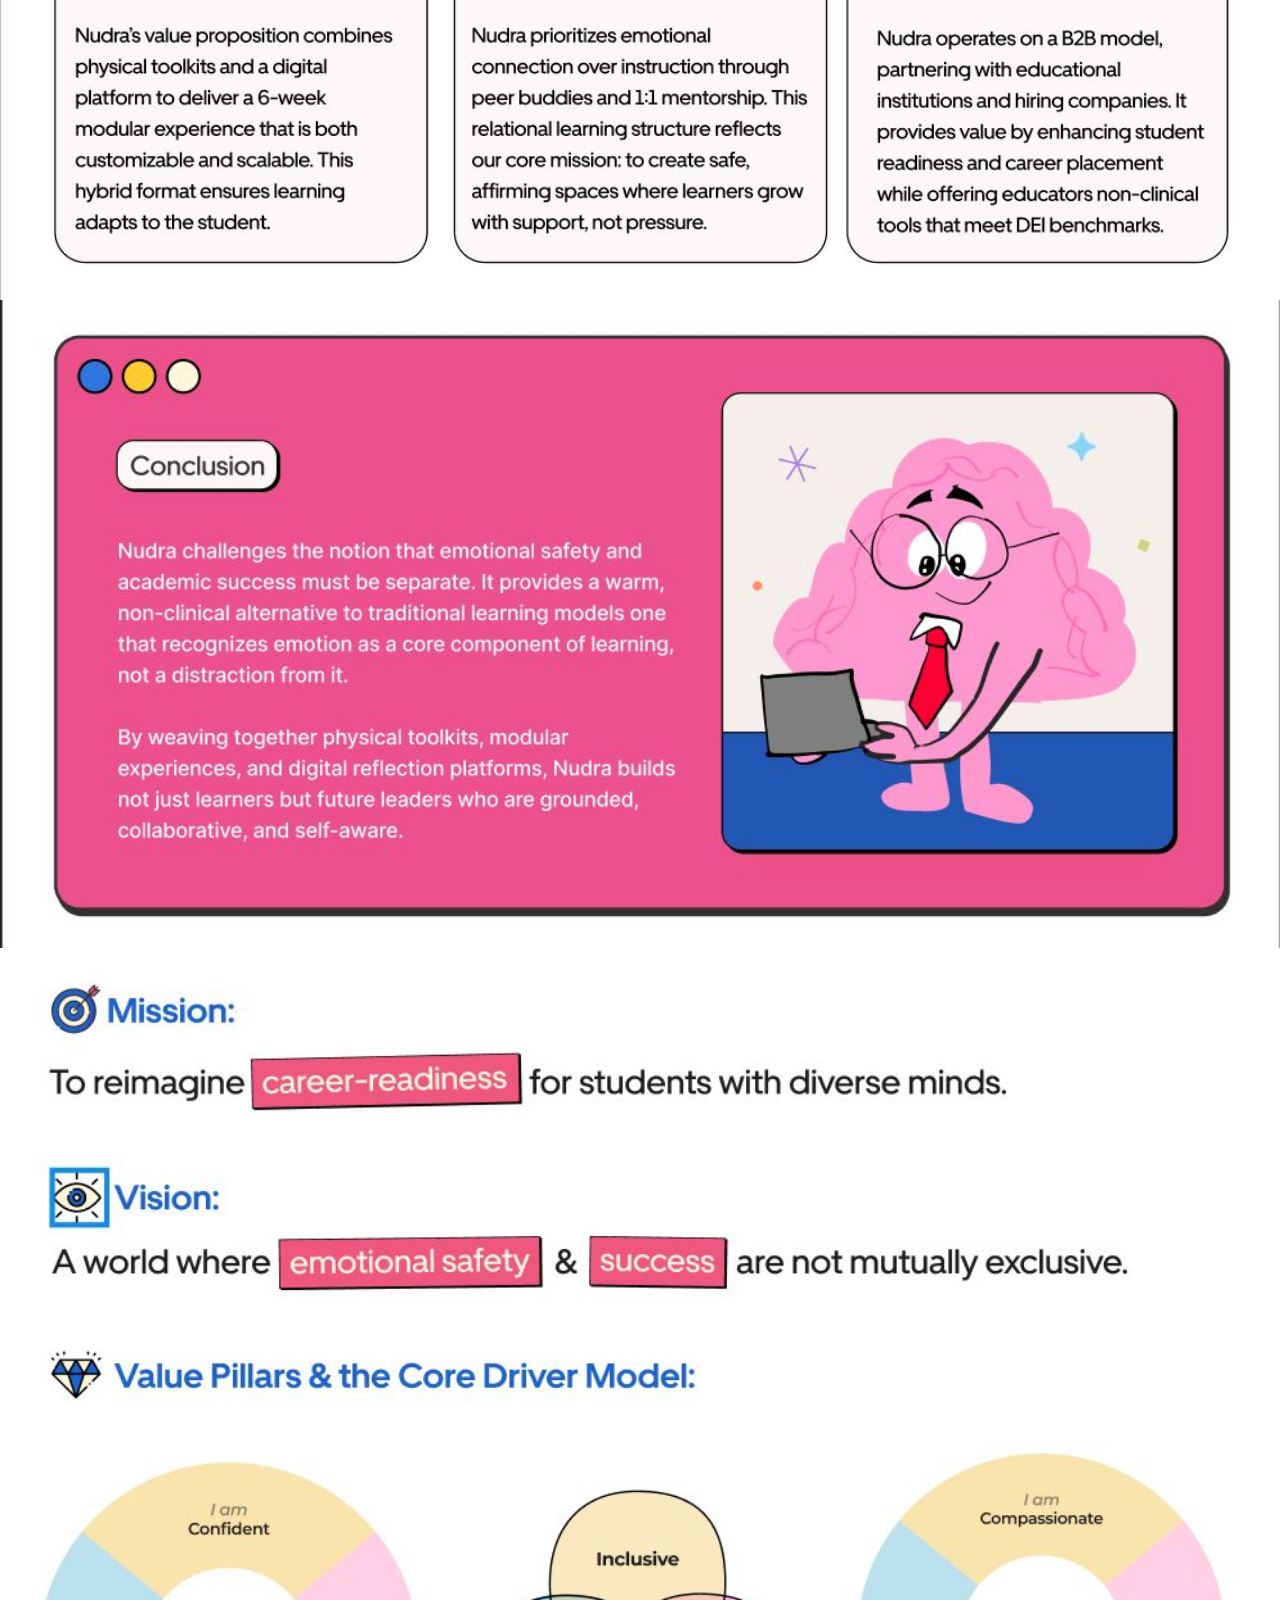
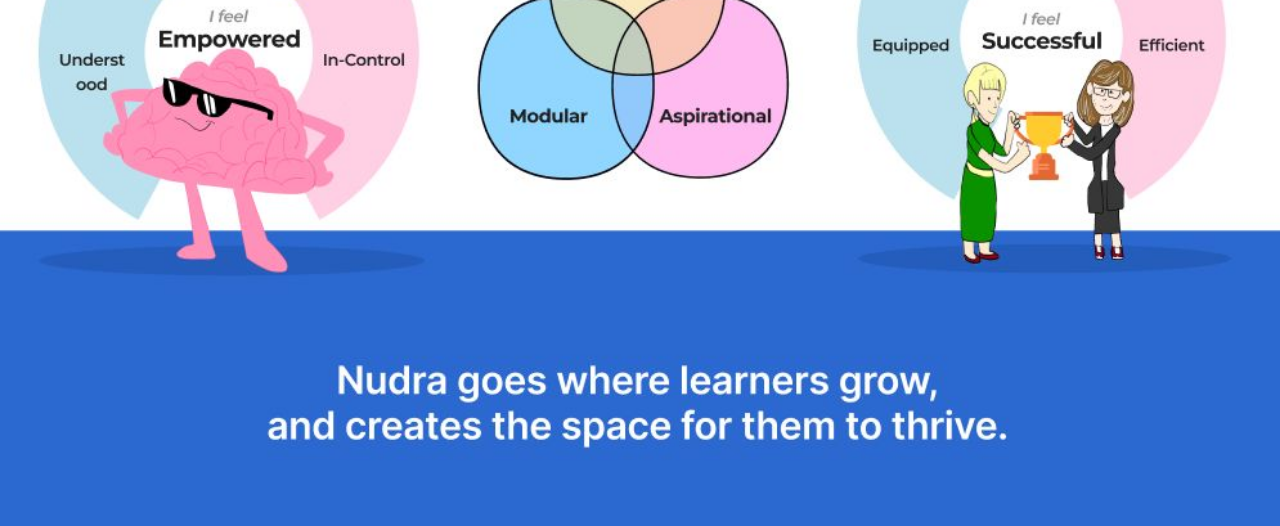
<file: project1.html>
<!DOCTYPE html>
<html>
<head>
  <title>Nudra</title>
  <style>
    body {
      margin: 0;
      padding: 0;
    }

    img {
      width: 100vw;    /* Image exactly fits screen width */
      height: auto;
      display: block;  /* Removes small gaps */
    }
  </style>
</head>
<body>

    <img src="project1_1.jpg">
    <img src="project1_2.jpg">
    <img src="project1_3.jpeg">
    <img src="project1_4.jpeg">
    <img src="project1_5.jpeg">
    <img src="project1_6.jpeg">
    <img src="project1_7.jpeg">
    <img src="project1_8.jpeg">
    <img src="project1_9.jpeg">
    <img src="project1_10.jpeg">
    <img src="project1_11.jpeg">

</body>
</html>
</file>
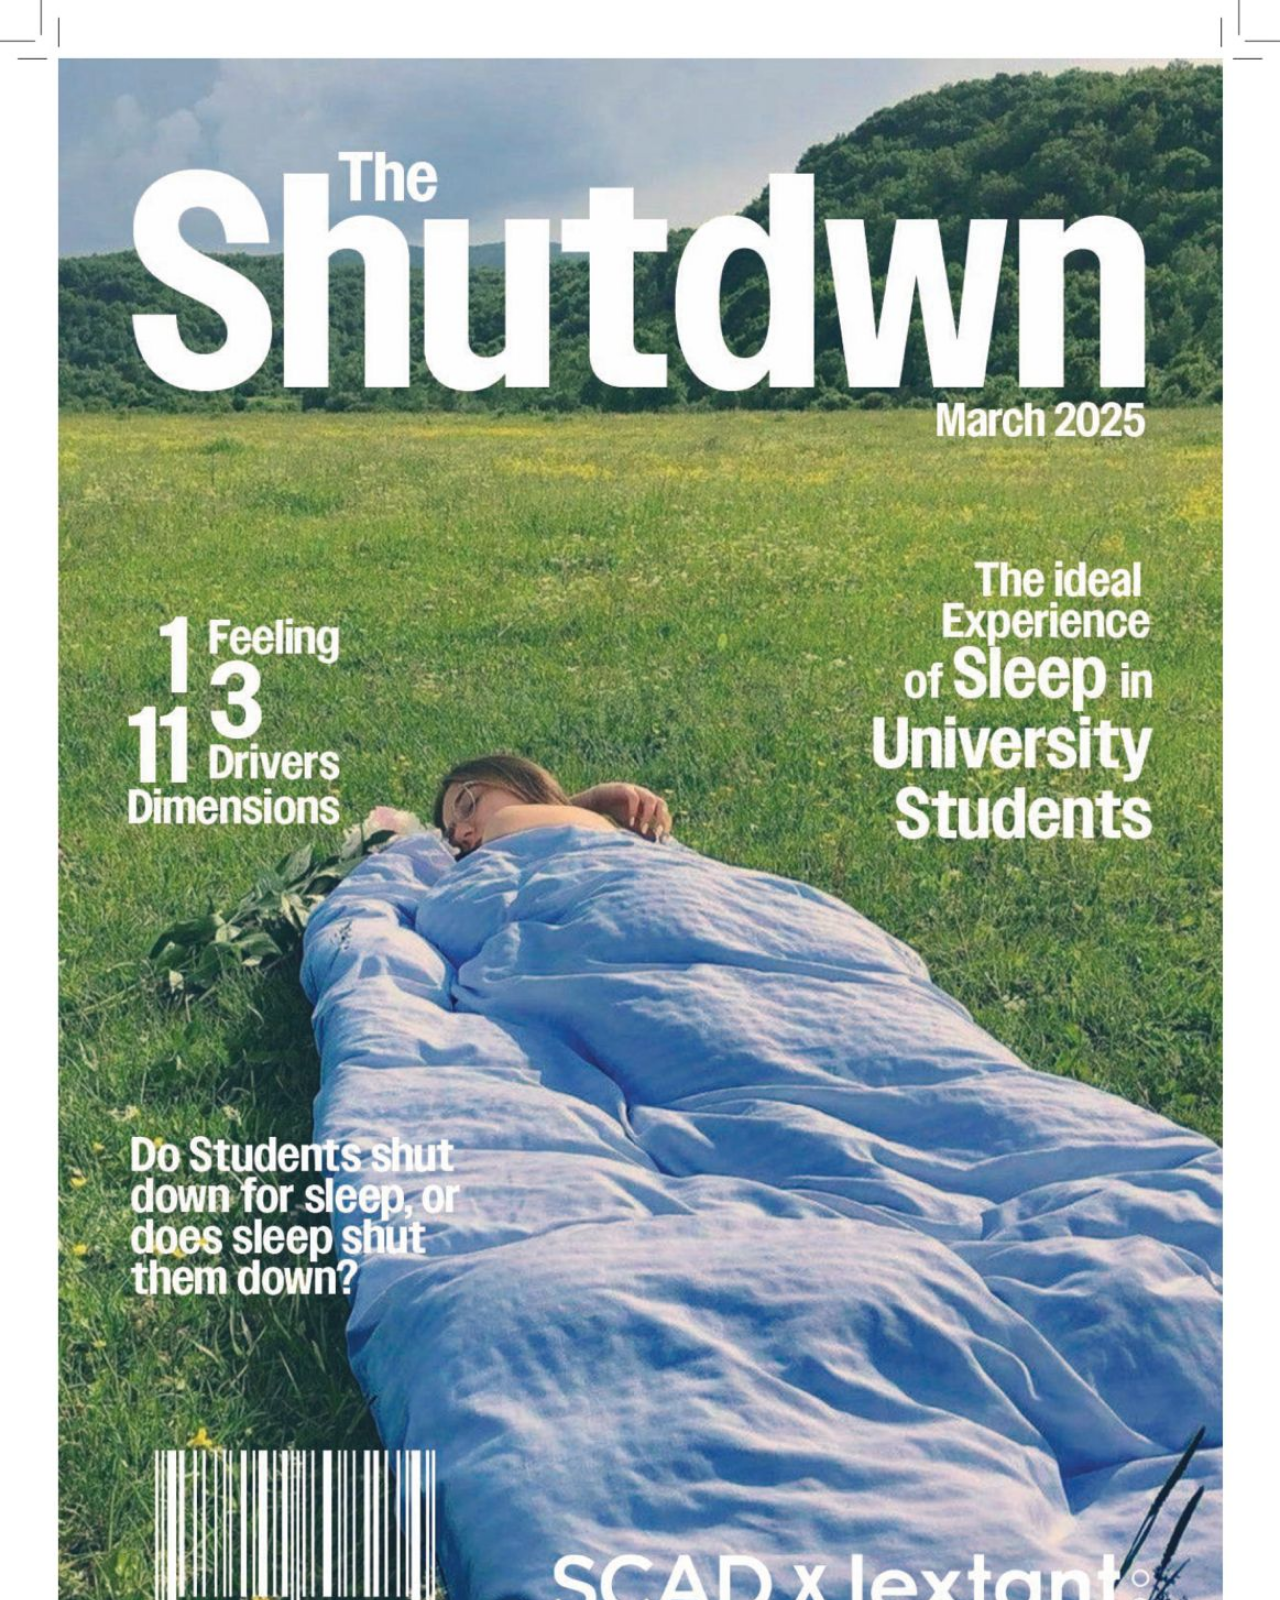
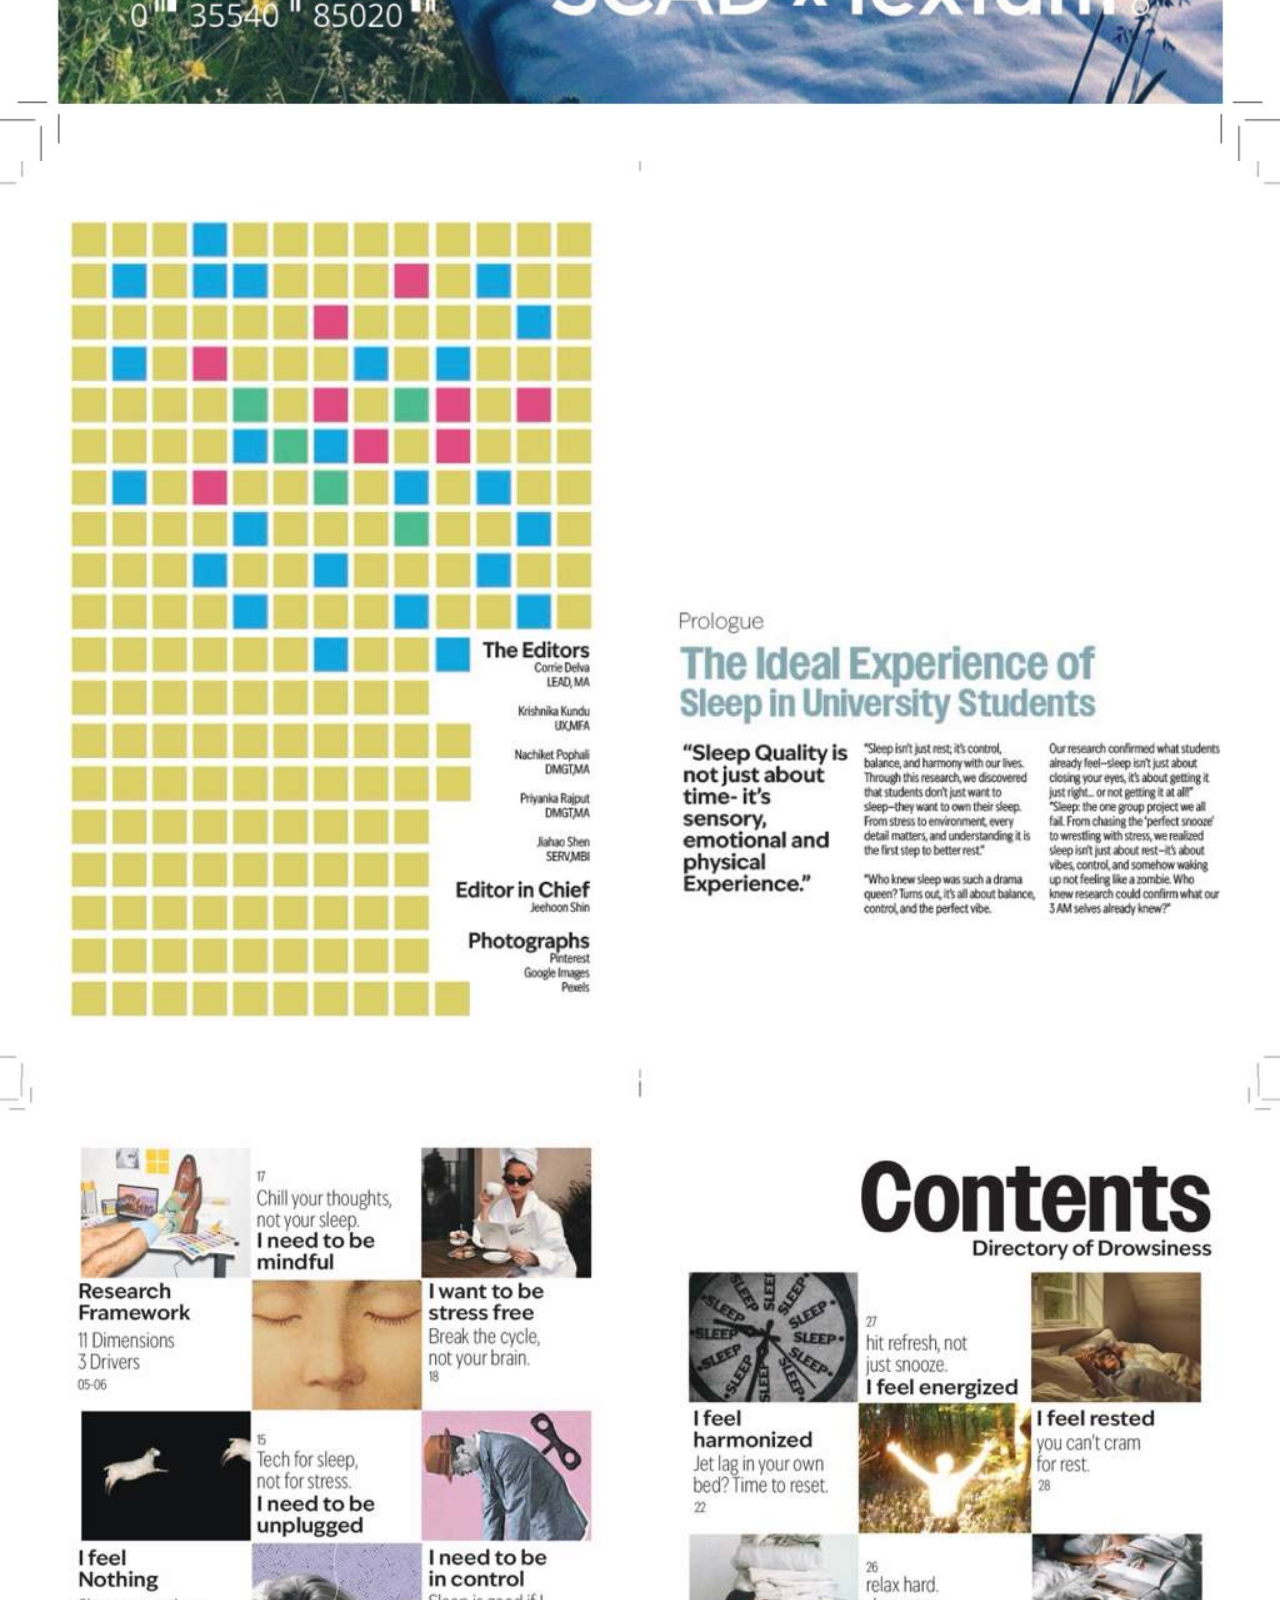
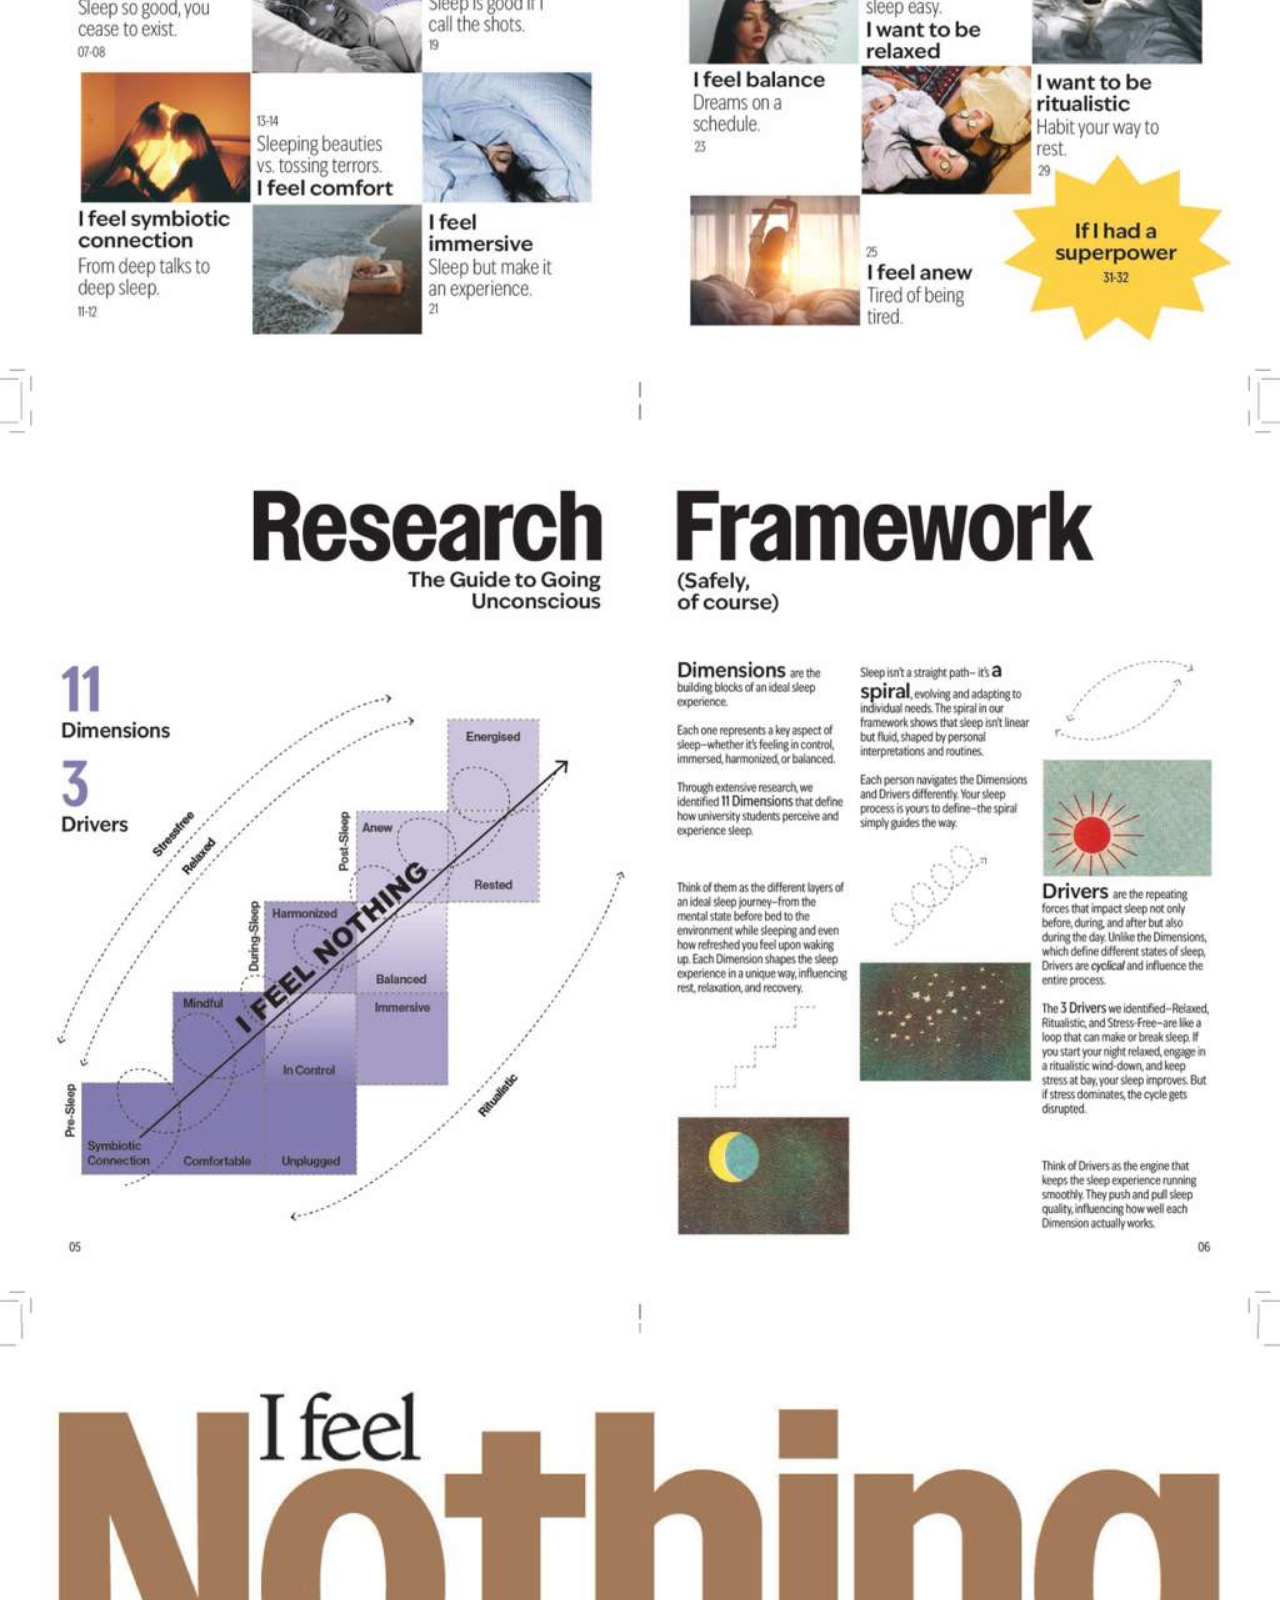
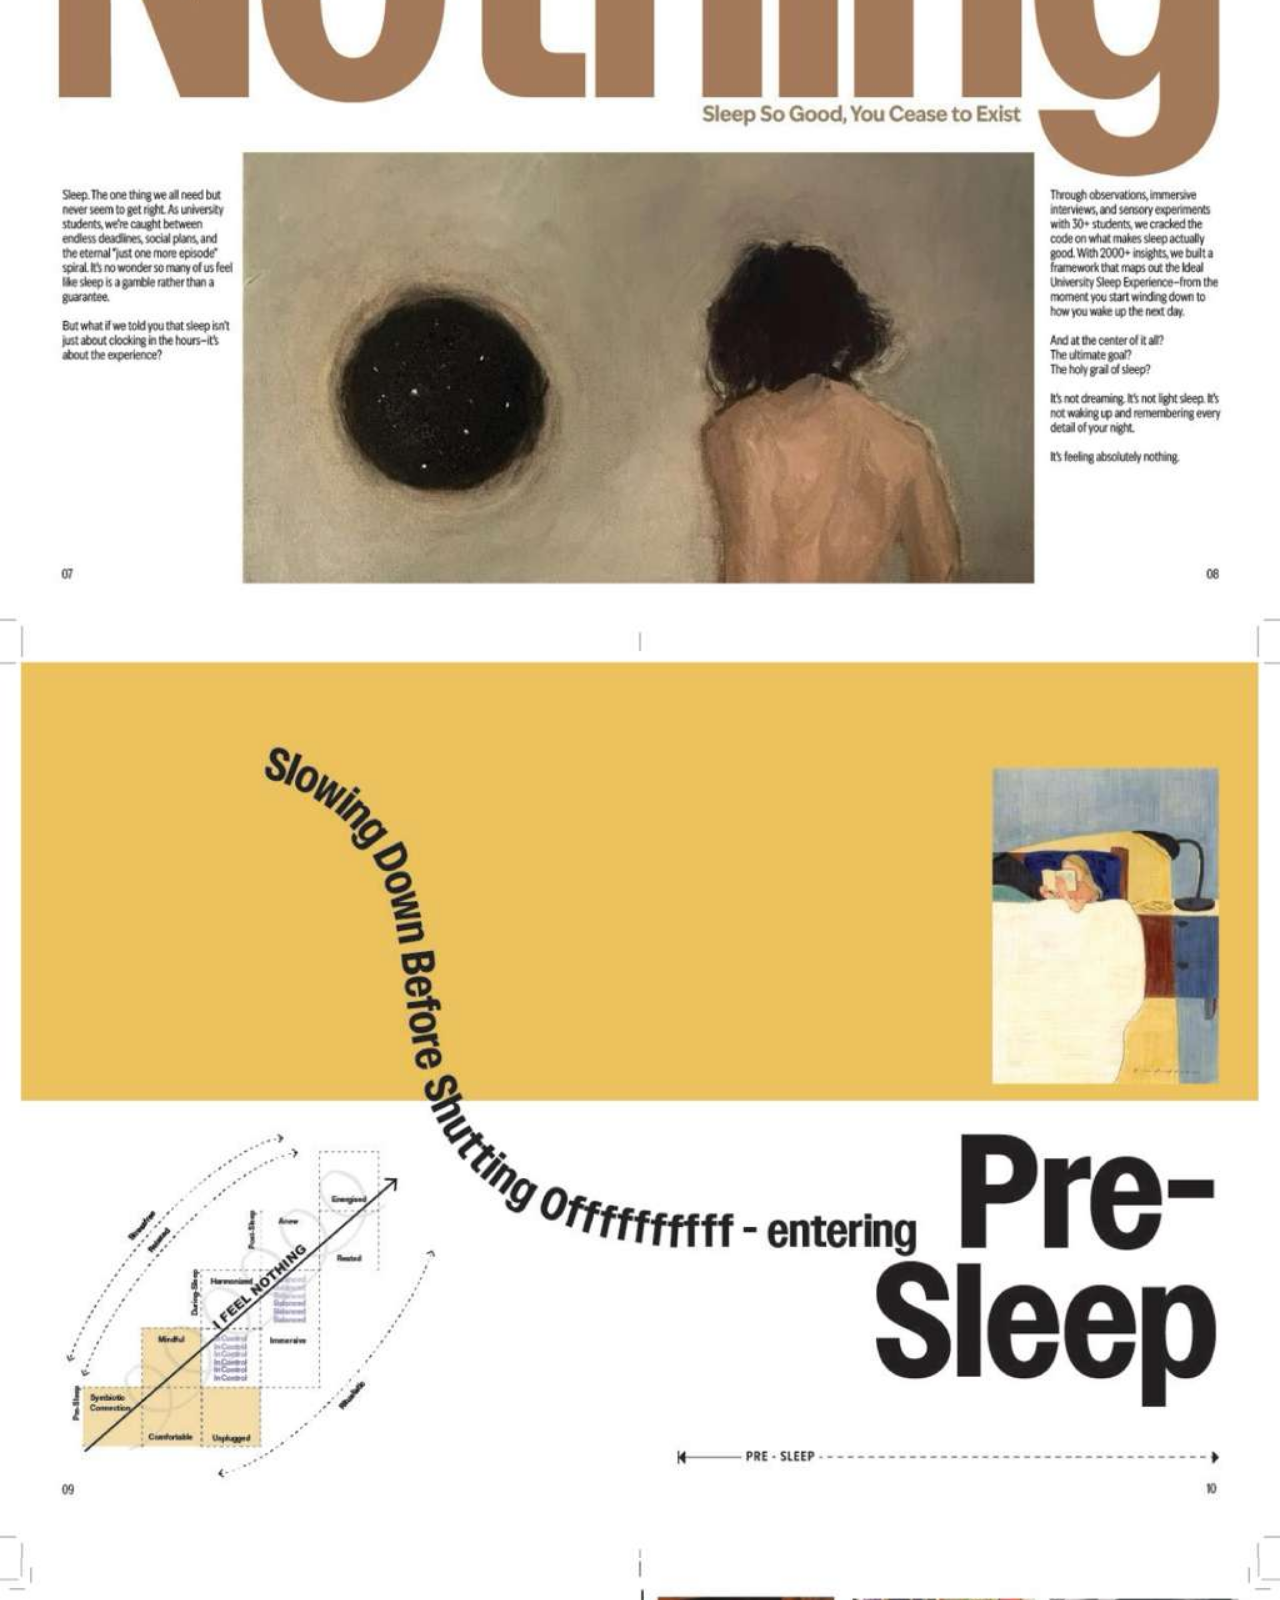
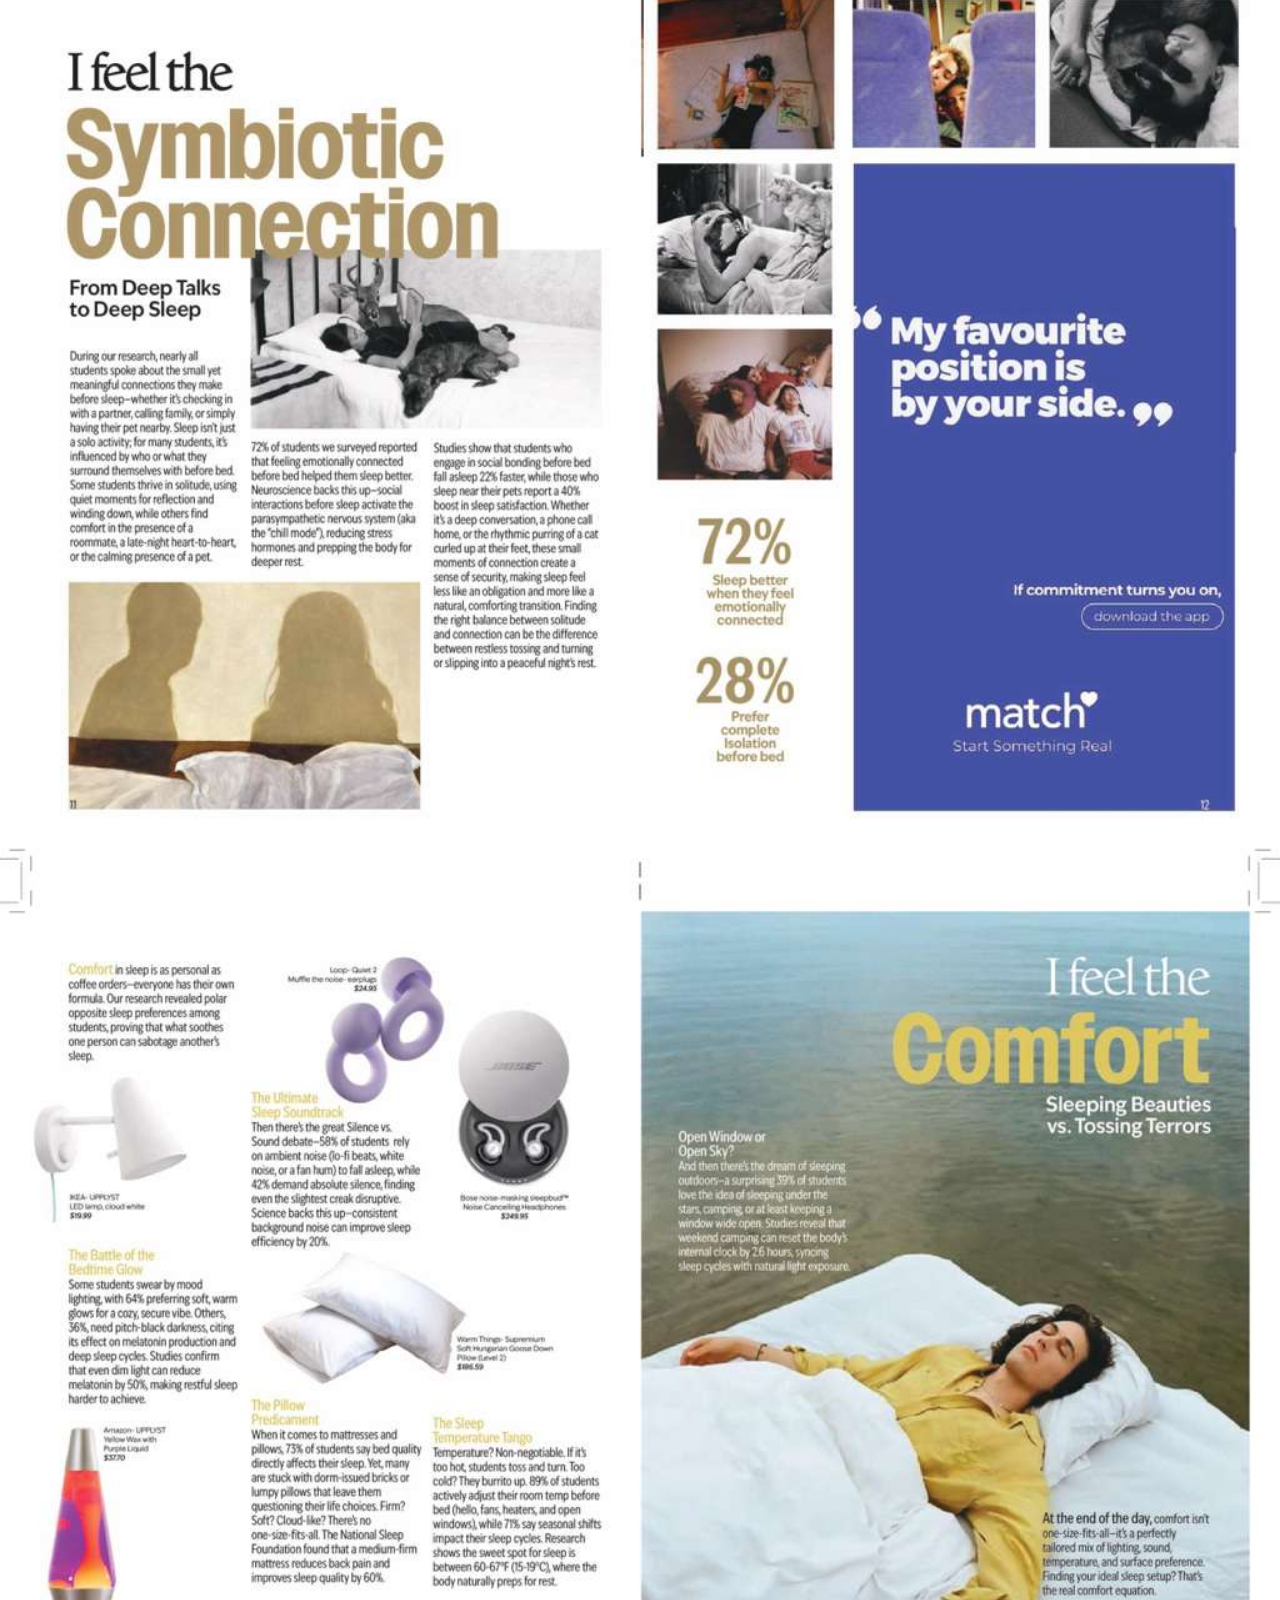
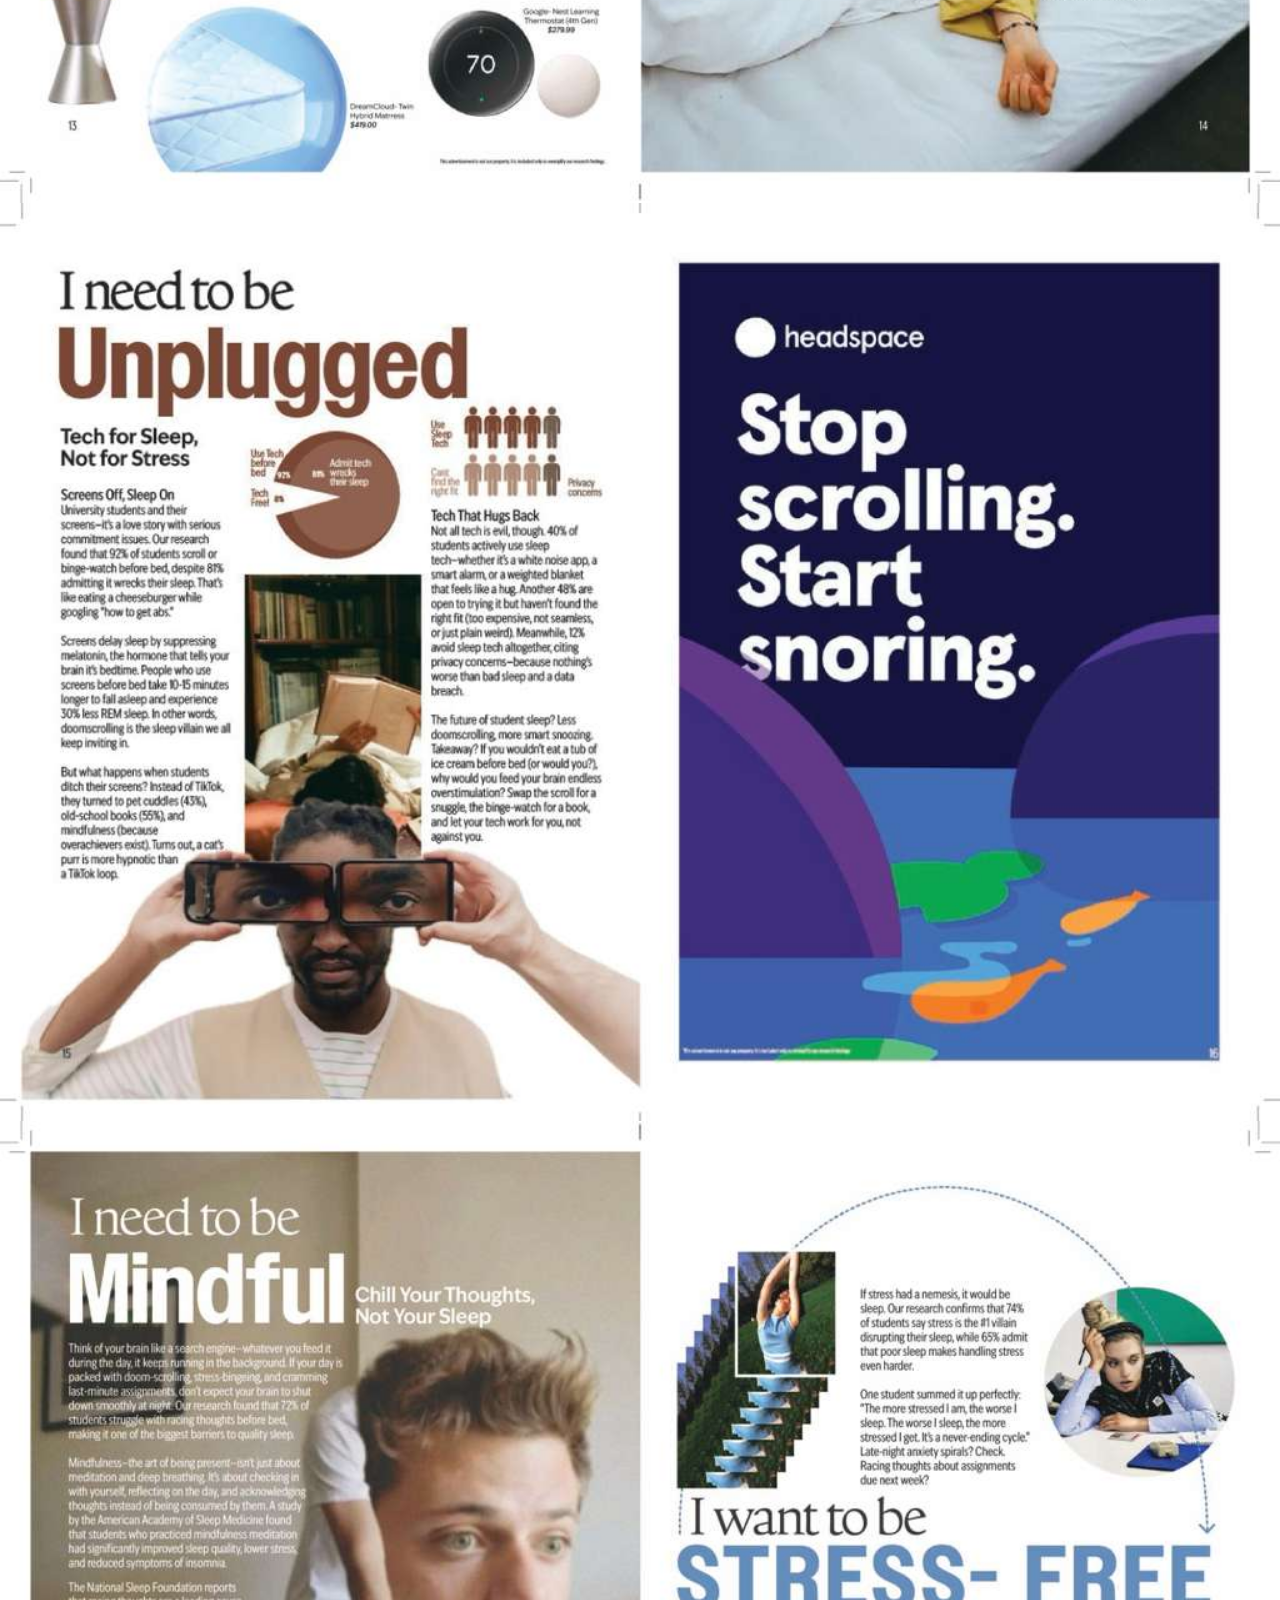
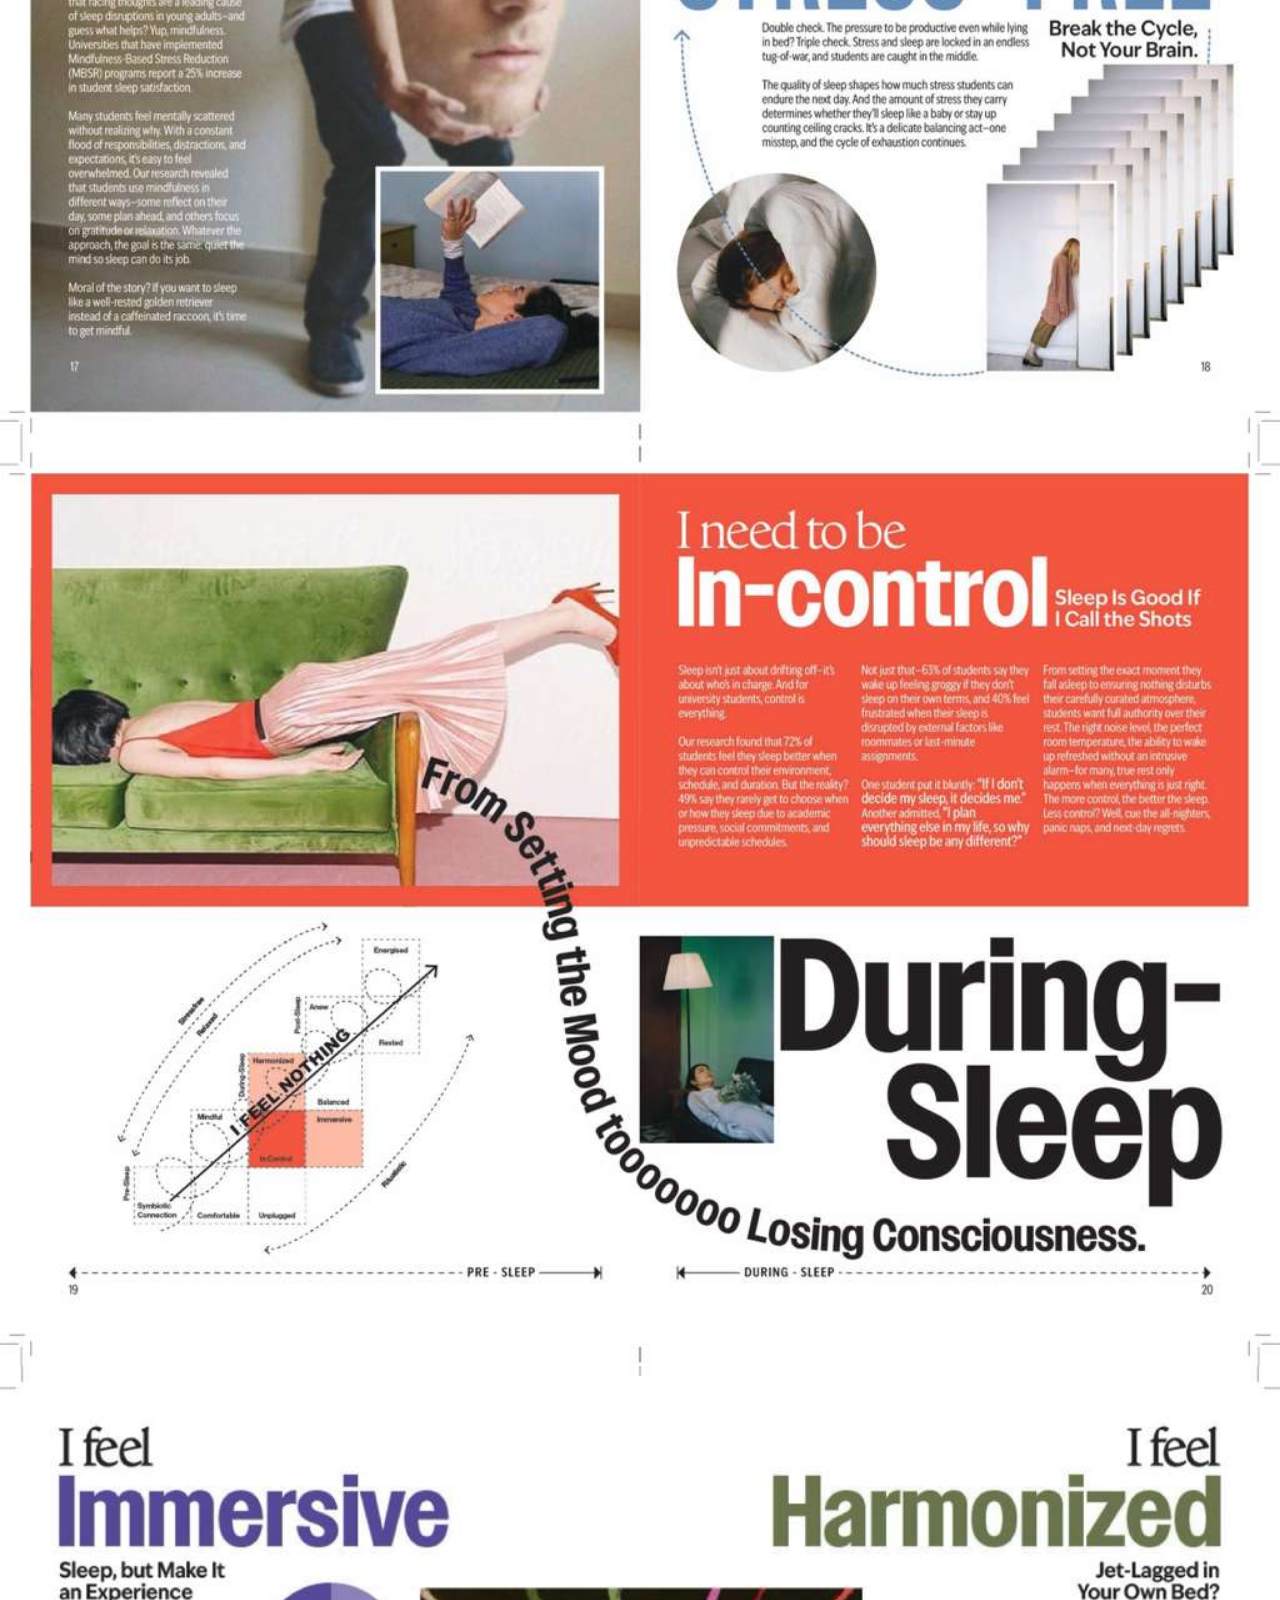
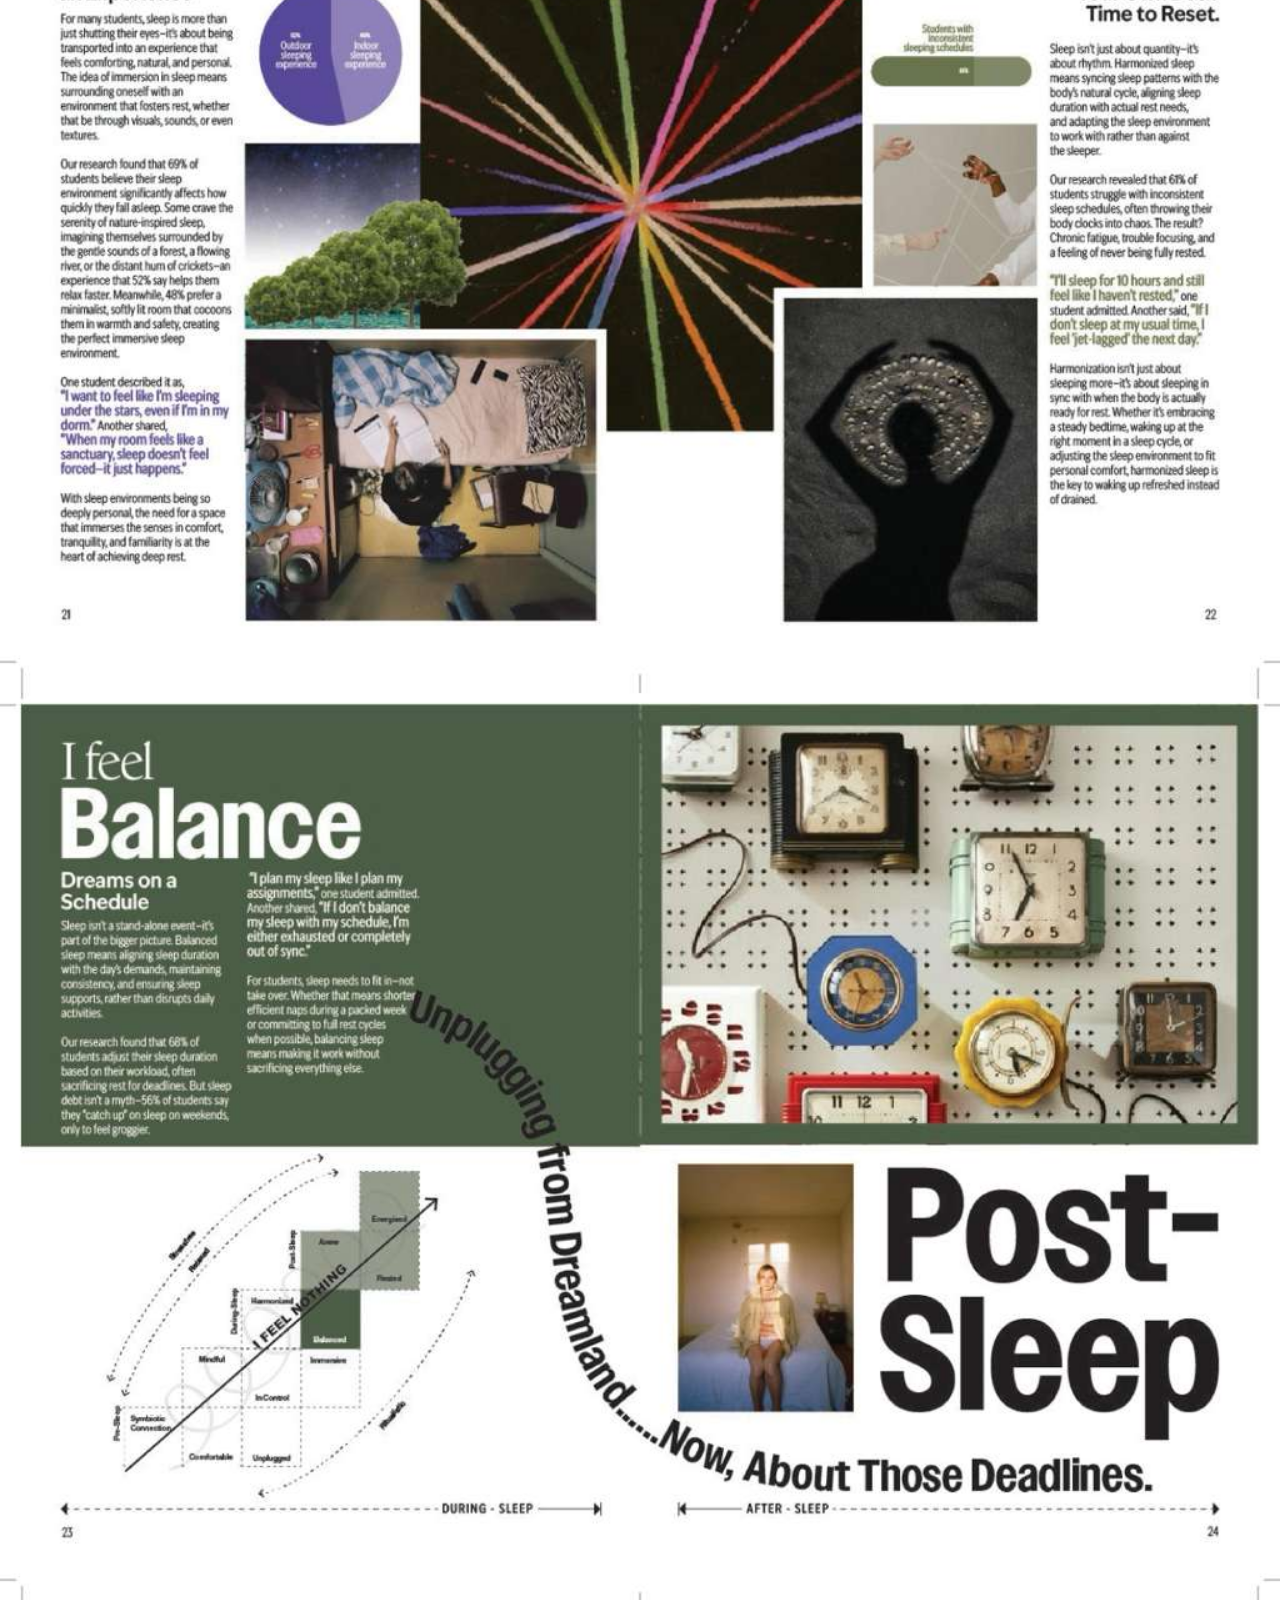
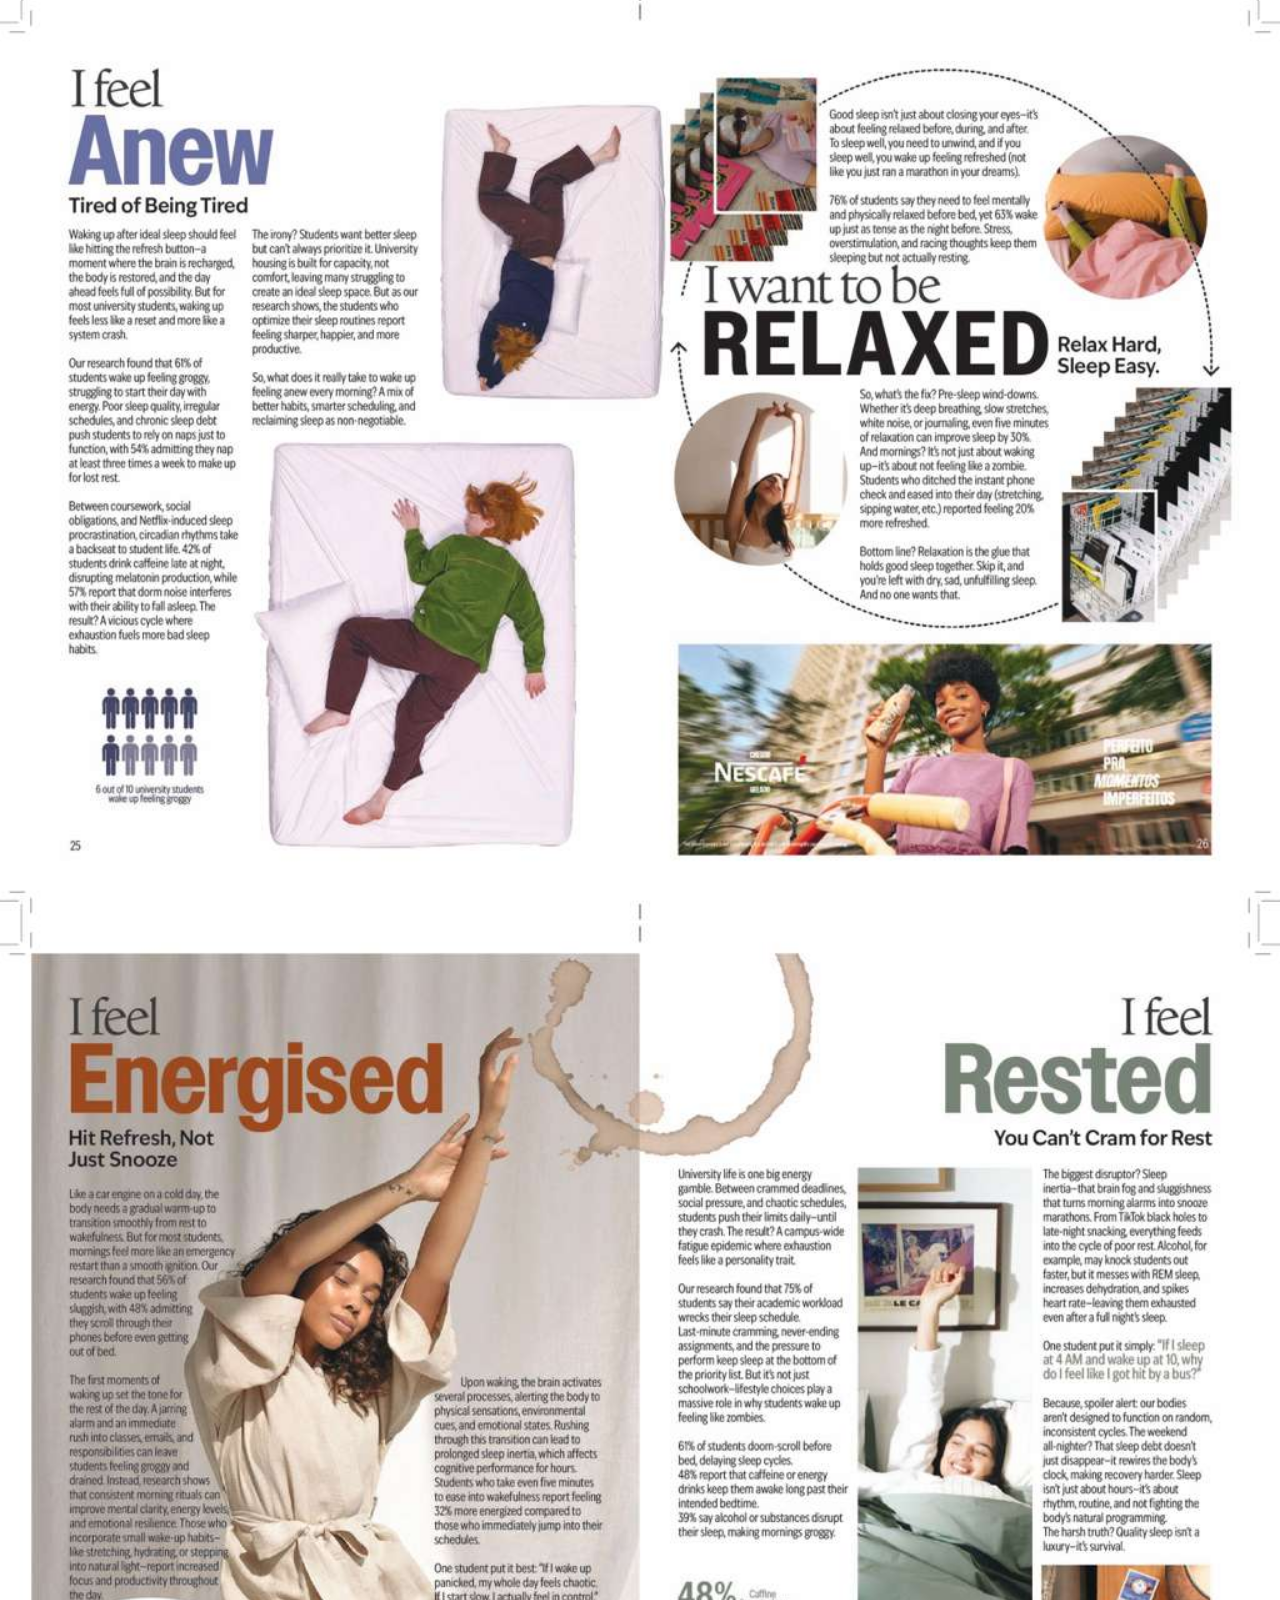
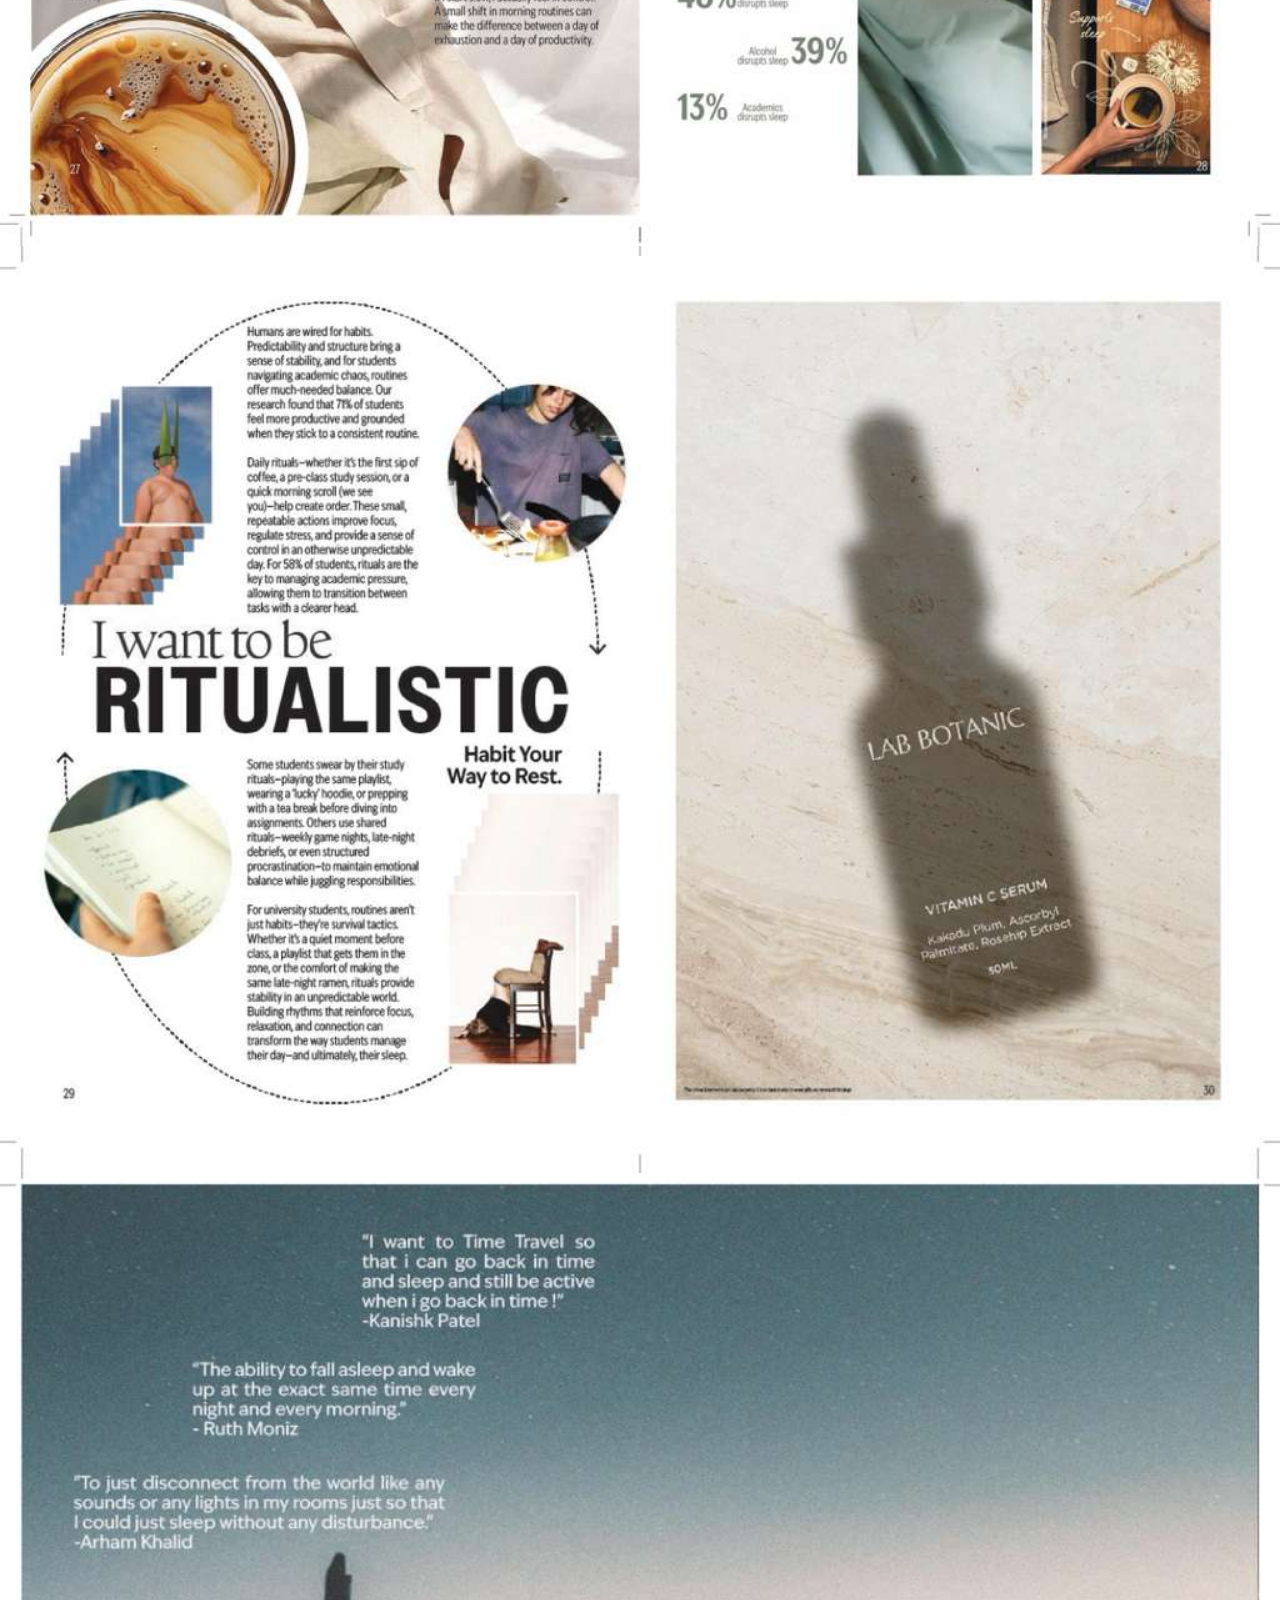
<file: project2.html>
<!DOCTYPE html>
<html>
<head>
  <title>Methods of Contextual Research </title>
  <style>
    body {
      margin: 0;
      padding: 0;
    }

    img {
      width: 100vw;    /* Image exactly fits screen width */
      height: auto;
      display: block;  /* Removes small gaps */
    }
  </style>
</head>
<body>

    <img src="PROJECT2_1.jpeg">
     <img src="PROJECT2_2.jpeg">
      <img src="PROJECT2_3.jpeg">
       <img src="PROJECT2_4.jpeg">
        <img src="PROJECT2_5.jpeg">
         <img src="PROJECT2_6.jpeg">
          <img src="PROJECT2_7.jpeg">
           <img src="PROJECT2_8.jpeg">
            <img src="PROJECT2_9.jpeg">
             <img src="PROJECT2_10.jpeg">
              <img src="PROJECT2_11.jpeg">
               <img src="PROJECT2_12.jpeg">
                <img src="PROJECT2_13.jpeg">
                 <img src="PROJECT2_14.jpeg">
                  <img src="PROJECT2_15.jpeg">
                   <img src="PROJECT2_16.jpeg">
                    <img src="PROJECT2_17.jpeg">
                    <img src="PROJECT2_18.jpeg">
                    
          


</body>
</html>
</file>
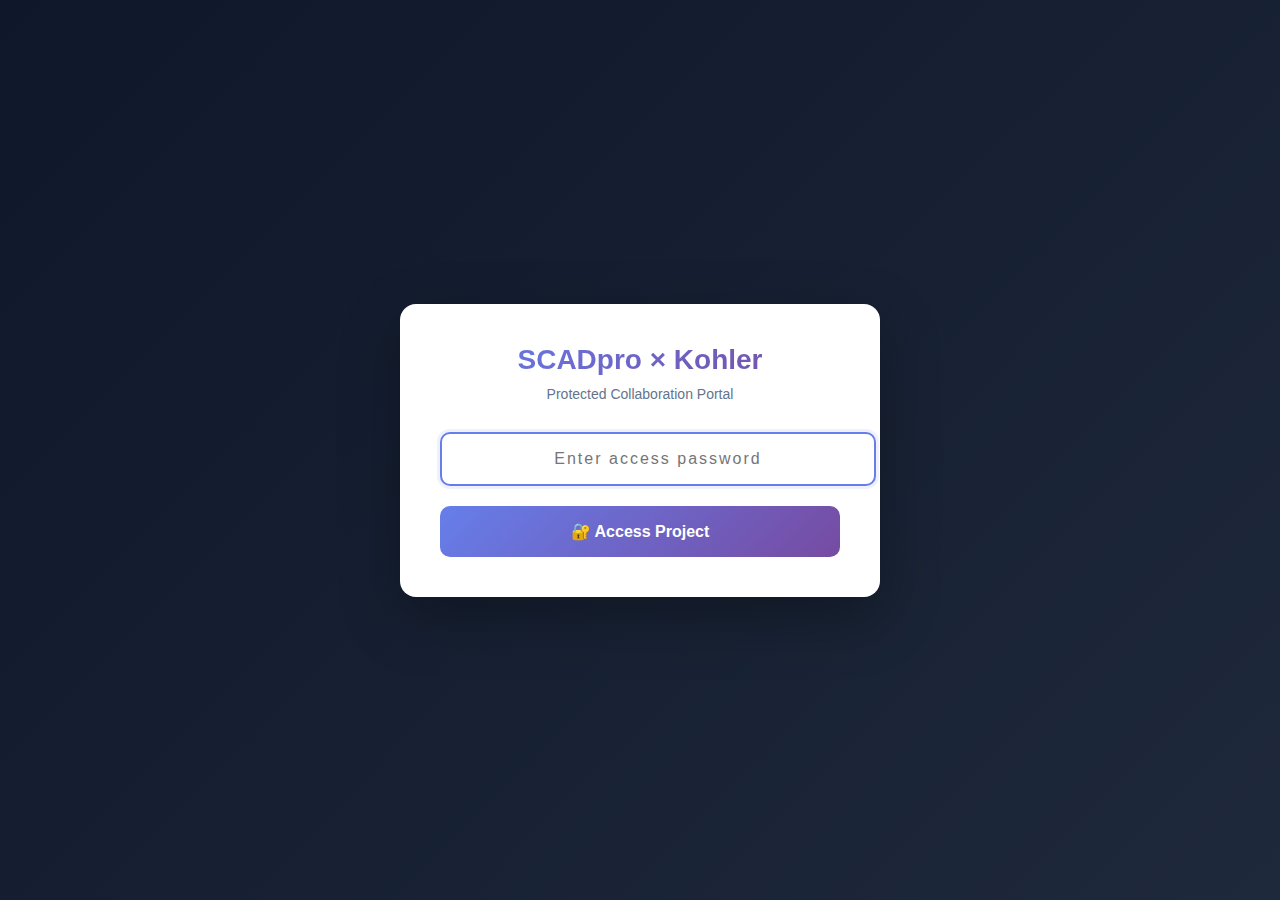
<file: project3.html>
<!DOCTYPE html>
<html>
<head>
  <title>Scadpro X Kohler</title>
  <style>
    /* PASSWORD OVERLAY STYLES */
    #passwordOverlay {
      position: fixed;
      top: 0;
      left: 0;
      width: 100vw;
      height: 100vh;
      background: linear-gradient(135deg, #0f172a 0%, #1e293b 100%);
      display: flex;
      justify-content: center;
      align-items: center;
      z-index: 9999;
      font-family: -apple-system, BlinkMacSystemFont, 'Segoe UI', Roboto, sans-serif;
    }
    
    .password-box {
      background: white;
      padding: 40px;
      border-radius: 16px;
      text-align: center;
      width: 90%;
      max-width: 400px;
      box-shadow: 0 20px 60px rgba(0,0,0,0.3);
    }
    
    .logo {
      font-size: 28px;
      font-weight: 700;
      background: linear-gradient(135deg, #667eea 0%, #764ba2 100%);
      -webkit-background-clip: text;
      -webkit-text-fill-color: transparent;
      margin-bottom: 10px;
    }
    
    .subtitle {
      color: #64748b;
      font-size: 14px;
      margin-bottom: 30px;
      font-weight: 500;
    }
    
    #passwordInput {
      width: 100%;
      padding: 16px;
      font-size: 16px;
      border: 2px solid #e2e8f0;
      border-radius: 10px;
      margin-bottom: 20px;
      text-align: center;
      letter-spacing: 2px;
    }
    
    #passwordInput:focus {
      outline: none;
      border-color: #667eea;
      box-shadow: 0 0 0 3px rgba(102, 126, 234, 0.1);
    }
    
    #submitBtn {
      width: 100%;
      padding: 16px;
      background: linear-gradient(135deg, #667eea 0%, #764ba2 100%);
      color: white;
      border: none;
      border-radius: 10px;
      font-size: 16px;
      font-weight: 600;
      cursor: pointer;
      transition: transform 0.2s;
    }
    
    #submitBtn:hover {
      transform: translateY(-2px);
    }
    
    #errorMessage {
      color: #ef4444;
      margin-top: 15px;
      font-size: 14px;
      display: none;
    }
    
    /* ORIGINAL SITE STYLES (Hidden until password correct) */
    #siteContent {
      display: none;
    }
    
    body {
      margin: 0;
      padding: 0;
    }

    img {
      width: 100vw;    /* Image exactly fits screen width */
      height: auto;
      display: block;  /* Removes small gaps */
    }
  </style>
</head>
<body>
  <!-- PASSWORD OVERLAY (Shows first) -->
  <div id="passwordOverlay">
    <div class="password-box">
      <div class="logo">SCADpro × Kohler</div>
      <div class="subtitle">Protected Collaboration Portal</div>
      
      <input 
        type="password" 
        id="passwordInput" 
        placeholder="Enter access password" 
        autocomplete="off"
        autofocus
      >
      
      <button id="submitBtn" onclick="checkPassword()">
        🔐 Access Project
      </button>
      
      <div id="errorMessage">
        ✗ Incorrect password. Please try again.
      </div>
    </div>
  </div>

  <!-- ORIGINAL SITE CONTENT (Hidden until password correct) -->
  <div id="siteContent">
    <img src="PROJECT3_1.jpeg">
    <img src="PROJECT3_2.jpeg">
    <img src="PROJECT3_3.jpeg">
    <img src="PROJECT3_4.jpeg">
    <img src="PROJECT3_5.jpeg">
    <img src="PROJECT3_6.jpeg">
    <img src="PROJECT3_7.jpeg">
    <img src="PROJECT3_8.jpeg">
    <img src="PROJECT3_9.jpeg">
    <img src="PROJECT3_10.jpeg">
    <img src="PROJECT3_11.jpeg">
    <img src="PROJECT3_12.jpeg">
    <img src="PROJECT3_13.jpeg">
    <img src="PROJECT3_14.jpeg">
  </div>

  <script>
    // ⚠️ SET YOUR PASSWORD HERE ⚠️
    const CORRECT_PASSWORD = "kohler2024"; // Change this to your password!
    
    // Check if already authenticated (remembers for browser session)
    if (sessionStorage.getItem('scadproAuthenticated') === 'true') {
      showSiteContent();
    }
    
    function checkPassword() {
      const input = document.getElementById('passwordInput');
      const error = document.getElementById('errorMessage');
      const password = input.value.trim();
      
      if (password === CORRECT_PASSWORD) {
        // Correct password - show content
        sessionStorage.setItem('scadproAuthenticated', 'true');
        showSiteContent();
      } else {
        // Wrong password - show error
        error.style.display = 'block';
        input.value = '';
        input.focus();
        
        // Add shake animation
        input.style.animation = 'shake 0.5s';
        setTimeout(() => {
          input.style.animation = '';
        }, 500);
      }
    }
    
    function showSiteContent() {
      // Hide password overlay
      document.getElementById('passwordOverlay').style.display = 'none';
      // Show image gallery
      document.getElementById('siteContent').style.display = 'block';
    }
    
    // Press Enter to submit password
    document.getElementById('passwordInput').addEventListener('keypress', function(e) {
      if (e.key === 'Enter') {
        checkPassword();
      }
    });
    
    // Add shake animation style
    const style = document.createElement('style');
    style.textContent = `
      @keyframes shake {
        0%, 100% { transform: translateX(0); }
        25% { transform: translateX(-8px); }
        75% { transform: translateX(8px); }
      }
    `;
    document.head.appendChild(style);
    
    // Clear error when user starts typing
    document.getElementById('passwordInput').addEventListener('input', function() {
      document.getElementById('errorMessage').style.display = 'none';
    });
  </script>
</body>
</html>
</file>
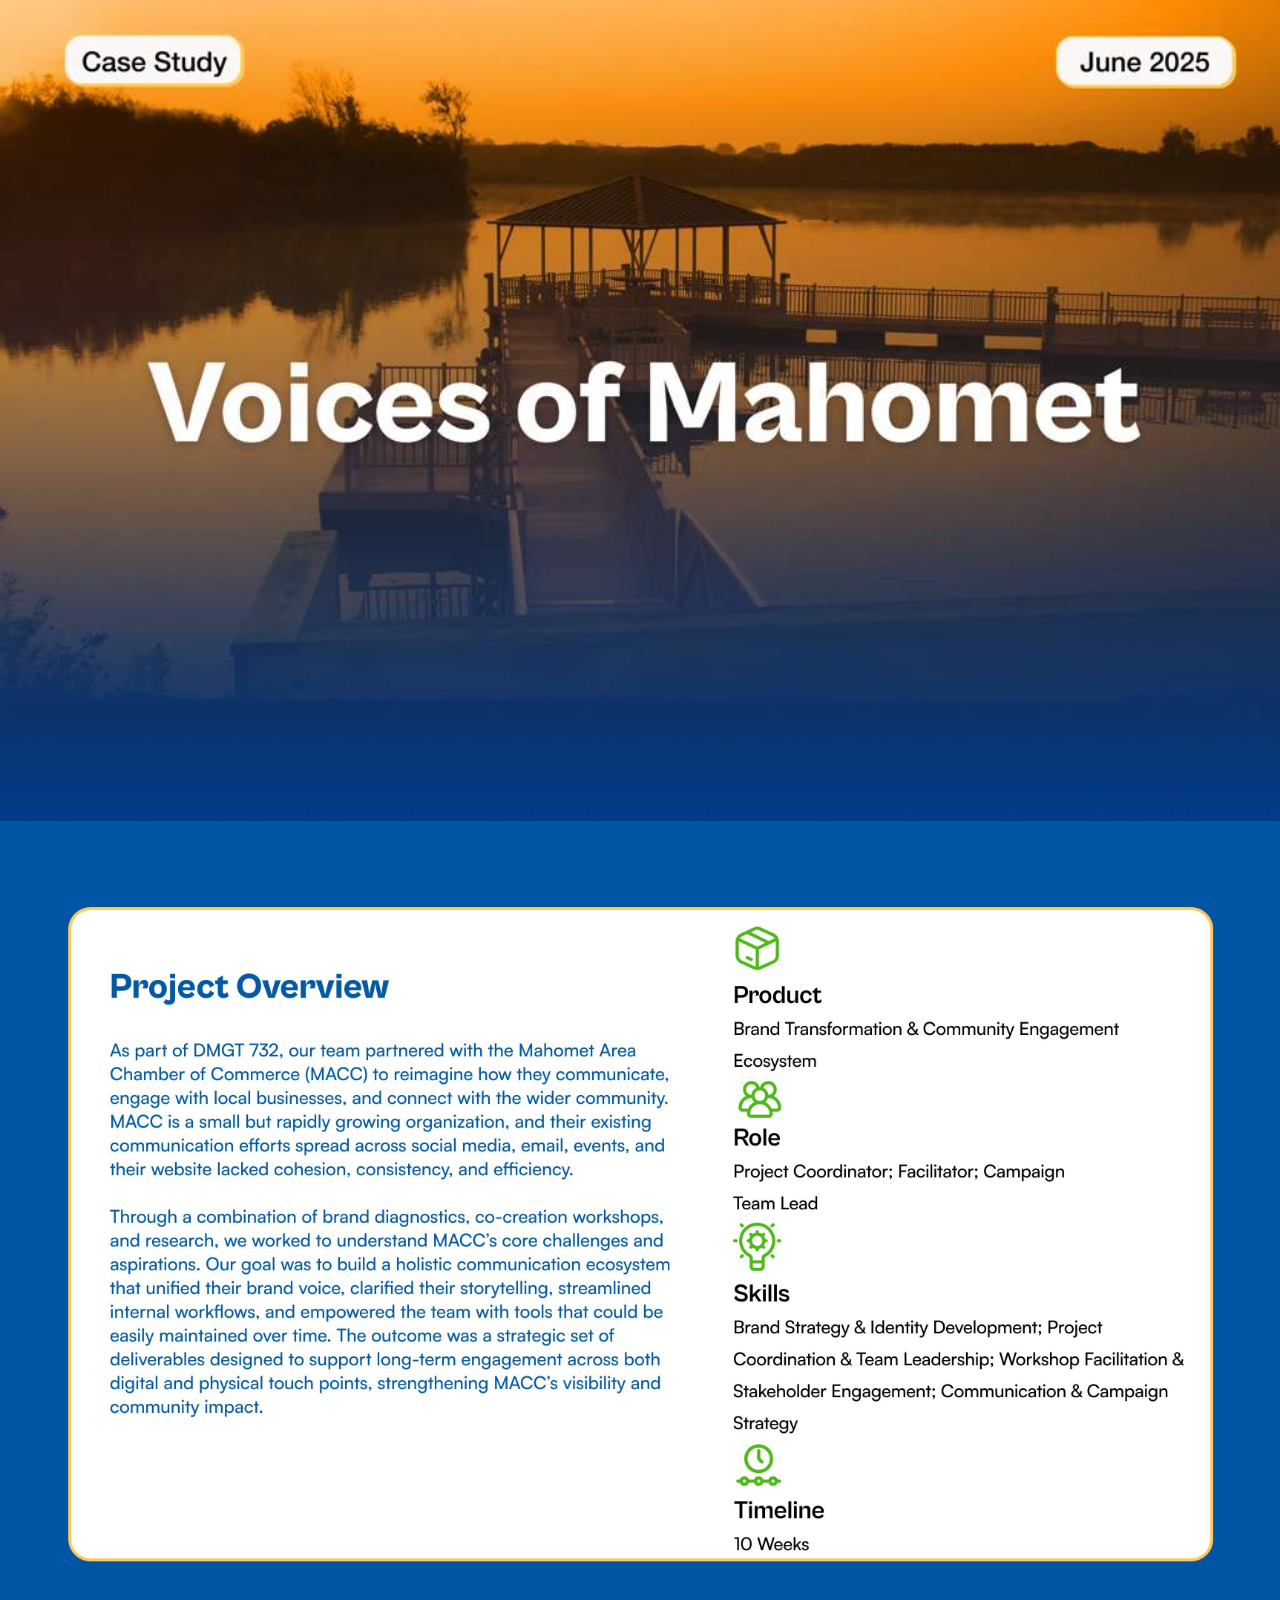
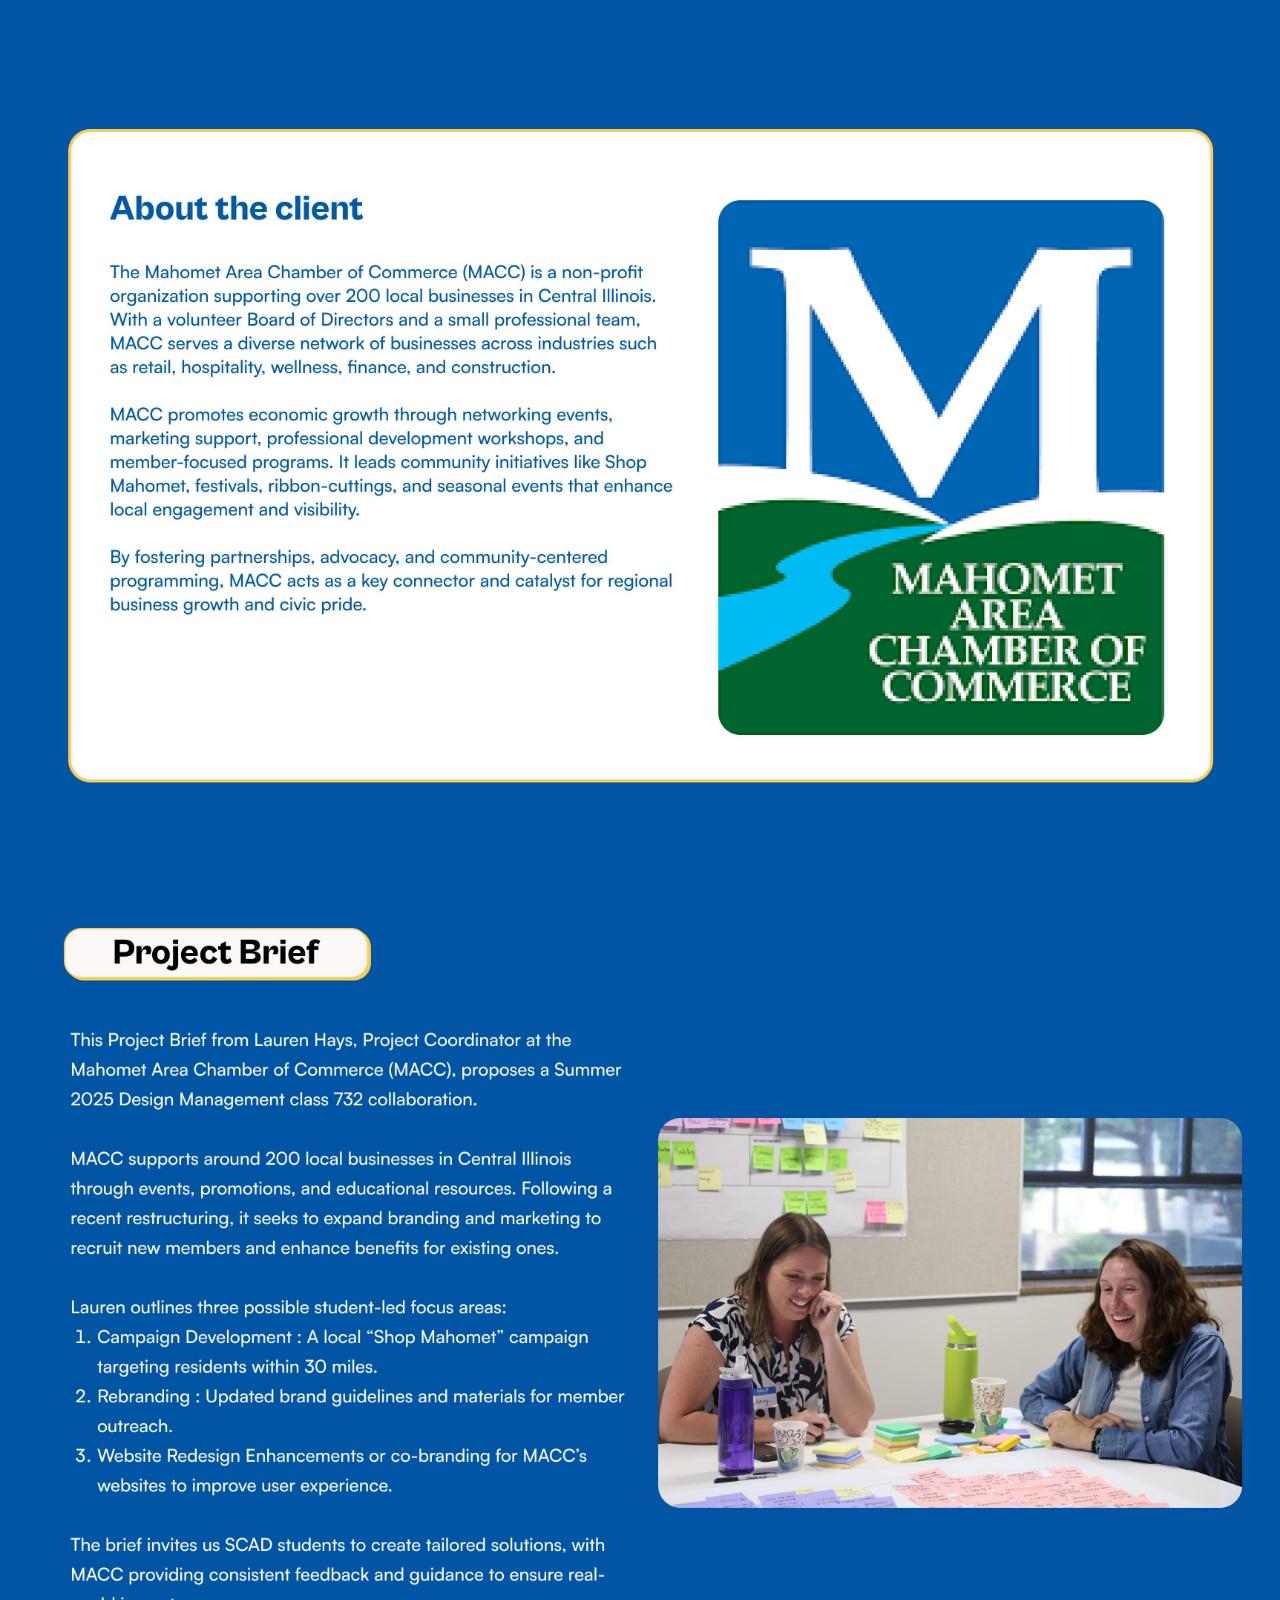
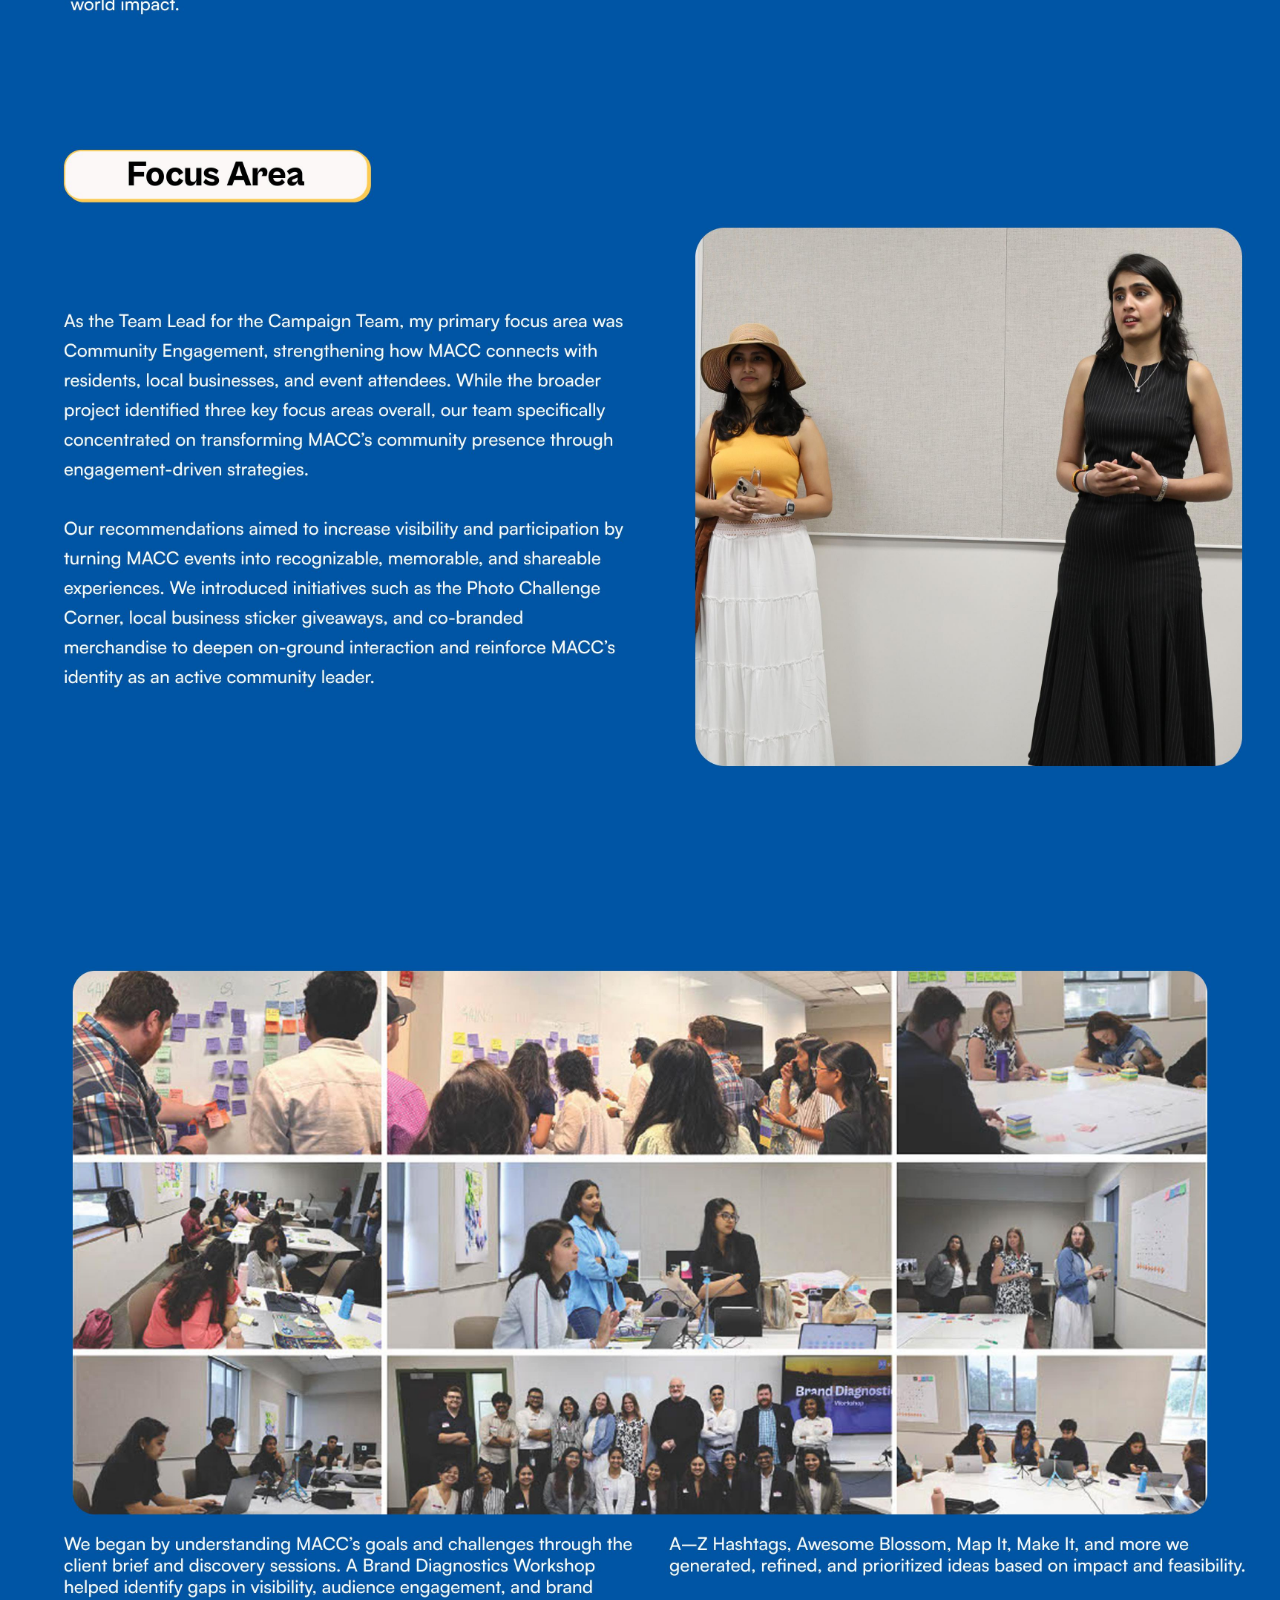
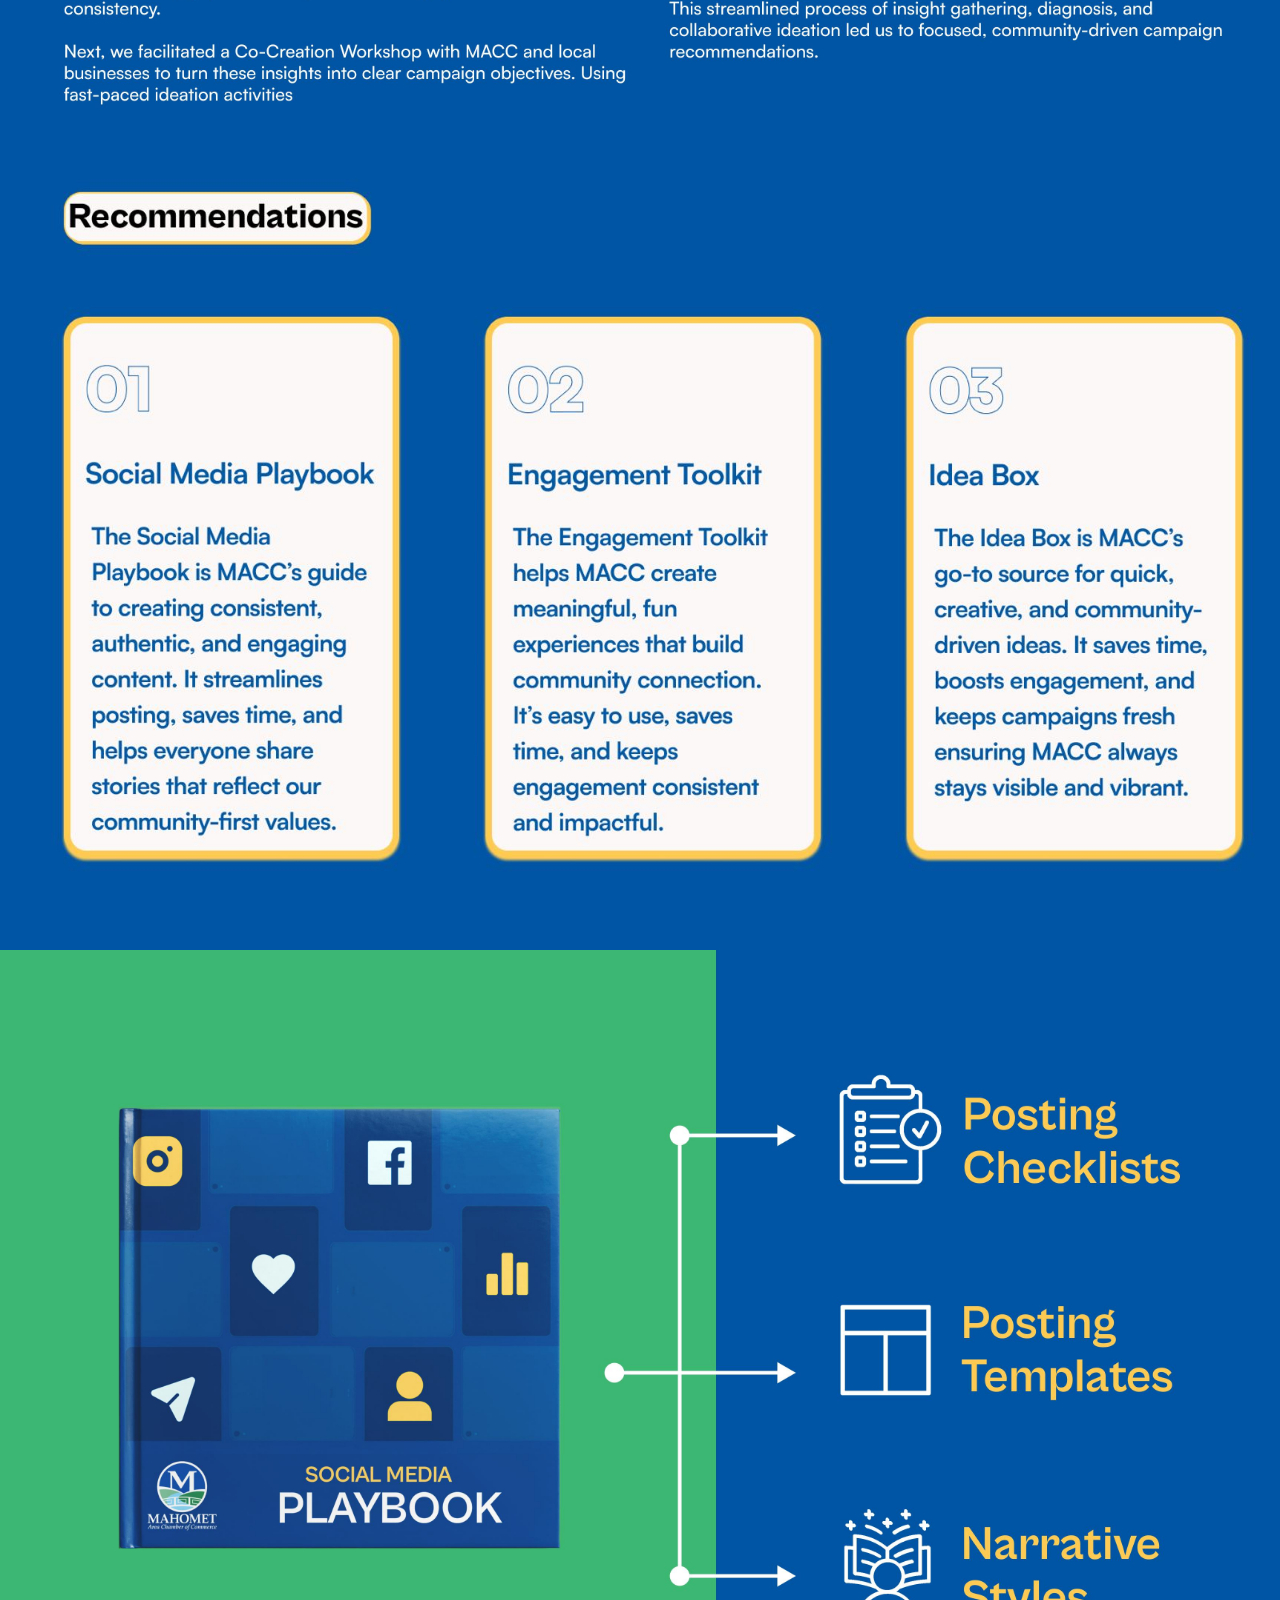
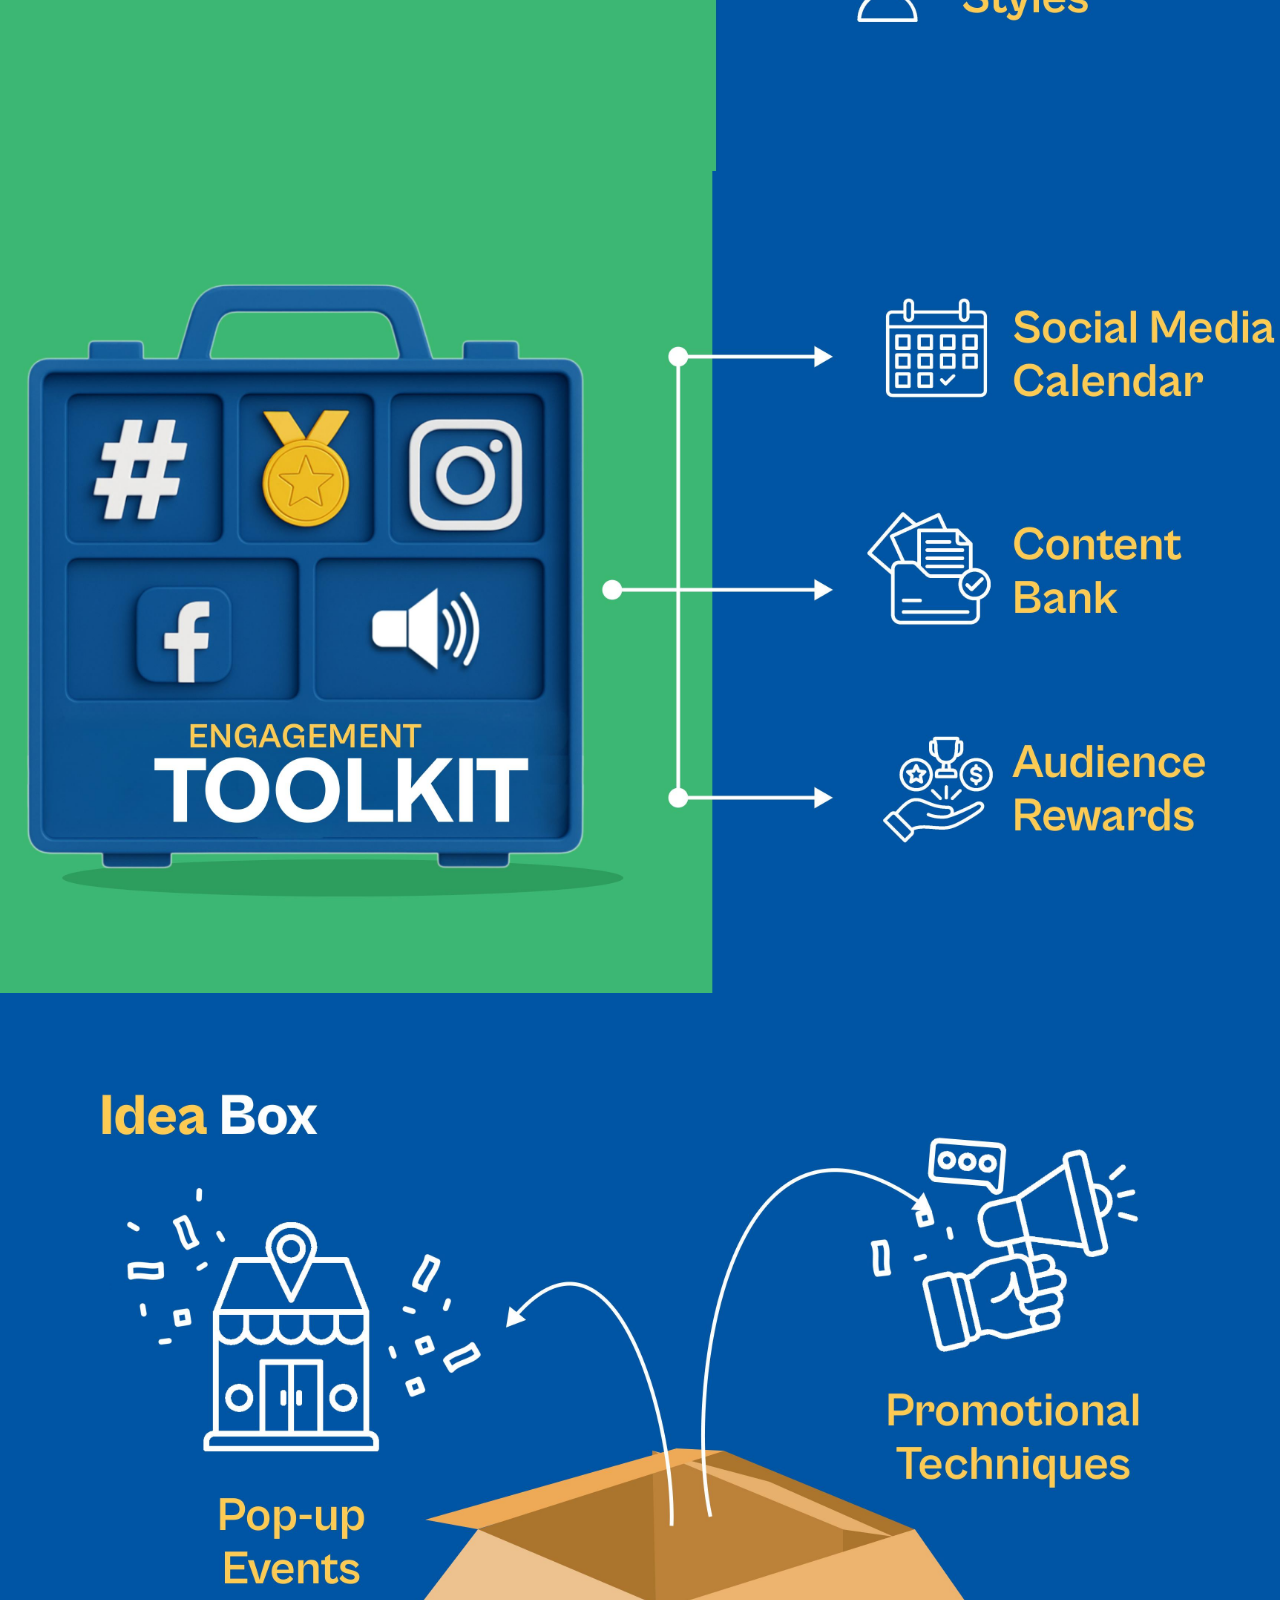
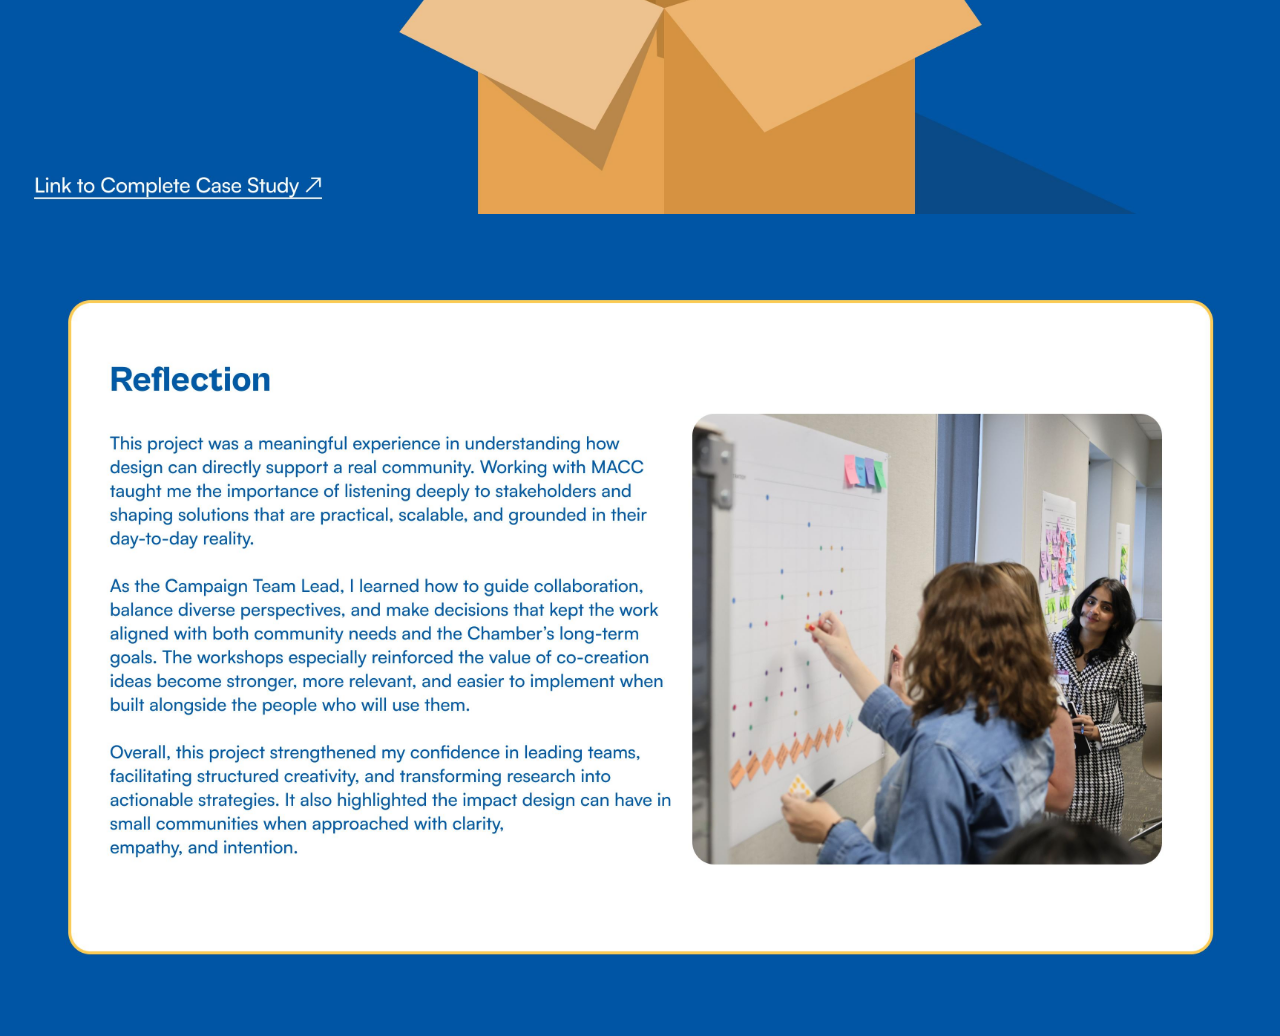
<file: project4.html>
<!DOCTYPE html>
<html>
<head>
  <title> MACC X SCAD COLLABORATION </title>
  <style>
    body {
      margin: 0;
      padding: 0;
    }

    img {
      width: 100vw;    /* Image exactly fits screen width */
      height: auto;
      display: block;  /* Removes small gaps */
    }
  </style>
</head>
<body>

    <img src="PROJECT4_1.jpeg">
     <img src="PROJECT4_2.jpeg">
      <img src="PROJECT4_3.jpeg">
       <img src="PROJECT4_4.jpeg">
        <img src="PROJECT4_5.jpeg">
         <img src="PROJECT4_6.jpeg">
          <img src="PROJECT4_7.jpeg">
           <img src="PROJECT4_8.jpeg">
            <img src="PROJECT4_9.jpeg">
             <img src="PROJECT4_10.jpeg">
             <img src="PROJECT4_12.jpeg">
               
             
                 




</body>
</html>
</file>
<file: styles.css>
* {
  margin: 10; 
  padding: 0;
  box-sizing: border-box;
 
}

body {
  font-family: 'Segoe UI', sans-serif;
  color: #333;
  background: #fff;
  overflow-x: hidden;
  display: flex;
  min-height: 100vh;  
  flex-direction: column;
  
  

}

.container {
  width: 92%;
  max-width: 1590px;
  margin: auto;
}

.section {
  padding: 50px 0;
}
h1,h2,h3 {
  font-family: 'Cormorant Garamond', serif;
  font-weight: 700;
  font-size: 48px;
  line-height: 1.15;
  letter-spacing: -0.3px;
  color: #000;
  text-rendering: optimizeLegibility;
}
.main-content {
  flex: 1; /* This pushes footer to bottom */
}


/* ===== NAVBAR STYLES (UPDATED) ===== */
.navbar {
  display: flex;
  position: sticky;
  top: 0;
  left: 0;
  width: 100%;
  z-index: 9999;
  justify-content: space-between;
  align-items: center;
  padding: 15px 50px;
  background-color: #fff;
  box-shadow: 0 2px 8px rgba(0, 0, 0, 0.05);
}

.nav-left {
  display: flex;
  align-items: center;
  gap: 10px;
}

.logo-img {
  width: 40px;
  height: 40px;
  border-radius: 50%;
}

.logo-text {
  display: flex;
  flex-direction: column;
  line-height: 1.1;
}

.logo-text .name {
  font-weight: 700;
  font-size: 15px;
}

.logo-text .title {
  font-size: 12px;
  color: #fdb714;
  font-weight: 500;
}

.nav-center {
  display: flex;
  gap: 30px;
  list-style: none;
}

.nav-center li a {
  font-weight: 500;
  font-size: 16px;
  color: #000;
  text-decoration: none;
  position: relative;
}

.nav-center li a.active {
  color: #fdb714;
  border-bottom: 2px solid #fdb714;
}

.nav-right {
  display: flex;
  align-items: center;
  gap: 15px;
}

.nav-right a {
  color: #000;
  font-size: 14px;
  transition: color 0.3s ease;
}

.nav-right a:hover {
  color: #fdb714;
}

/* ===== EXISTING STYLES BELOW ===== */

.btn {
  position: relative;
  padding: 12px 24px;
  font-weight: bold;
  border: none;
  border-radius: 8px;
  cursor: pointer;
  font-size: 16px;
  overflow: hidden;
  z-index: 1;
  transition: all 0.3s ease;
  text-decoration: none;
}

.btn.yellow {
  background: linear-gradient(to bottom right, #ffca28, #fbc02d);
  color: #000;
  box-shadow: 0 4px 10px rgba(255, 193, 7, 0.4);
  
}

.btn.black {
  background: linear-gradient(to bottom right, #000, #111);
  color: #fff;
  box-shadow: 0 4px 10px rgba(0, 0, 0, 0.4);
}

.btn::before {
  content: "";
  position: absolute;
  top: -50%;
  left: -50%;
  width: 200%;
  height: 200%;
  background: radial-gradient(ellipse at top left, rgba(255, 255, 255, 0.3), transparent 70%);
  transform: rotate(25deg);
  z-index: 0;
}

.btn span {
  position: relative;
  z-index: 1;
}

/* Hero Section */
.hero.section {
  position: relative;
}

.hero-flex {
  display: flex;
  justify-content: space-between;
  align-items: center;
  flex-wrap: wrap;
}

.hero-left {
  flex: 1;
  min-width: 400px;
  
   position: relative;
   text-align: left;
   margin-left: -10px;

  
}
@media (min-width: 1024px) {
  .hero-left {
  flex: 1;
  min-width: 400px;
  
   position: relative;
   text-align: left;
   margin-left: -250px;

  
}
}


.hero-left h1 {
  font-size: 32px;
}

.hero-left h2 {
  font-size: 28px;
  color: #ffc107;
  margin: 10px 0;
}

.hero-right {
  flex: 1;
  min-width: 300px;
  position: relative;
  text-align: right;
  
}
@media (min-width: 769px) {
  .hero.section .container {
    width: 100%;
    max-width: none;
    padding-left: 0;   /* keeps it aligned with navbar */
    padding-right: 0;
  }
}


.hero-img {
  width: 300px;
  height: 300px;
  border-radius: 50%;
  object-fit: cover;
  position: absolute;
  z-index: 3;
  border: 6px solid #fff;
  margin-top: -65px;
  left: 1100px;

}



/* Blobs - REMOVED big-yellow styles */
.blob {
  position: absolute;
  border-radius: 60% 40% 30% 70%;
  z-index: 1;
}

/* Removed the .big-yellow class styles */

.small-yellow {
  background: #ffc107;
  width: 300px;
  height: 280px;
  top: -175px; 
  left: 1050px;
  transform: rotate(-15deg);
}

/* ✅ Black Blob at Left Margin of Download CV */
.blob-left-black {
  position: absolute;
  left: -190px;
  top: 210px;
  width: 140px;
  height: 130px;
  background: #000;
  border-radius: 60% 40% 30% 70% / 60% 30% 70% 40%;
  transform: rotate(-15deg);
  z-index: 0;
  box-shadow: inset -10px -8px 0 rgba(0, 0, 0, 0.3);
}

/* Handwritten font for "Hi" and "There!" */
.blob.yellow-blob.small-yellow p {
  font-family: 'Pacifico', cursive;
  font-size: 48px;
  color: black;
  margin: 0;
  font-weight: normal;
  line-height: 1;
}

.blob.yellow-blob.small-yellow p:first-child {
  margin-bottom: 10px;
}

.blob.yellow-blob.small-yellow p:nth-child(2) {
  margin-left: 40px;
}

/* Services */
.services-row {
  display: flex;
  justify-content: center;
  gap: 20px;
  flex-wrap: wrap;

  /* ⬅️ shift whole row slightly right */
  margin-left: 102px;
   margin-top: 40px;
}



.card {
  flex: 1;
  min-width: 200px;
  max-width: 320px;   /* 🔥 keeps all 3 in one line */
  background: #fff;
  padding: 25px 30px;
  text-align: center;
  border-radius: 12px;

  /* 🔥 stronger, softer shadow */
  box-shadow:
    0 12px 30px rgba(0, 0, 0, 0.08),
    0 6px 12px rgba(0, 0, 0, 0.06);

  font-weight: 500;
  transition: all 0.3s ease;
}
.card:hover {
  transform: translateY(-6px);
  box-shadow:
    0 20px 45px rgba(0, 0, 0, 0.12),
    0 10px 20px rgba(0, 0, 0, 0.08);
}





.card.highlighted {
  background: #fff9e6;
  border: 2px solid #ffc107;
}

/* Intro Section */
.intro-flex {
  display: flex;
  gap: 40px;
  align-items: right;
  flex-wrap: wrap;
  padding-left: 0;
}

.intro-left,
.intro-right {
  flex: 1;
  min-width: 250px;
  position: relative;
}

.intro-img {
  max-width: 280px;
  position: center;
  z-index: 2;
  border-radius: 10px;
}

.intro-text {
  position: relative;
  z-index: 2;
  
}

.intro-right h2 {
  font-size: 28px;
  margin-bottom: 20px;
}

.social-icons-wrapper {
  display: flex;
  align-items: center;
  gap: 20px;
  margin-top: 15px;
}

.social-icon {
  display: flex;
  align-items: center;
  gap: 8px;
  text-decoration: none;
  font-weight: 500;
}

.social-icon img {
  width: 30px;
  height: 20px;
  object-fit: contain;
}

/* Skills Section */
.skills-flex {
  display: flex;
  gap: 40px;
  flex-wrap: wrap;
}

.skills-left,
.skills-right {
  flex: 1;
  min-width: 300px;

  
}
.skills-left {
  margin-top: -402px;   /* ⬆️ shifts ONLY the left text part up */
  flex: 0.5 ;
}


.skills-left h2 {
  font-size: 28px;
  margin-bottom: 15px;
}

.progress label {
  display: flex;
  justify-content: space-between;
  font-weight: 600;
  margin-top: 10px;
}

.bar {
  background: #e0e0e0;
  height: 12px;
  border-radius: 6px;
  overflow: hidden;
  margin-top: 5px;
}

.bar div {
  height: 100%;
  background: #ffc107;
}

.skills-right {
  margin-top: 80px;            /* keeps cards lower */
  display: grid;
  grid-template-columns: repeat(2, 1fr);
  gap: 30px;
  justify-content: center;

  max-width: 10000px;            /* ⬅️ makes the block wider */
  margin-left: auto;
  margin-right: 400px;          /* ⬅️ centers the whole block */
  
}



.skill-card {
  background: #fff;
  padding: 30px 20px;
  border-radius: 10px;
  box-shadow: 0 2px 8px rgba(0, 0, 0, 0.1);
  text-align: center;
  font-weight: 600;
  display: flex;
  flex-direction: column;
  align-items: center;
  justify-content: center;
  width: 100%;                 /* fills grid column */
  min-height: 190px;
  max-width: 500px ;
    aspect-ratio: 1 / 1; 
}

.skill-icon {
  width: 60px;
  height: 60px;
  margin-bottom: 12px;
  object-fit: contain;
}

/* Modify black blob to hug the left edge */
.edge-black {
  left: 0 !important;
  top: 20px;
}

.intro-right.with-black-blob {
  position: relative;
  padding-left: 20px;
}

/* Decorative Black Blob with Dots */
.decor-blob {
  position: absolute;
  bottom: -80px;
  left: -120px;
  width: 300px;
  height: 300px;
  z-index: 0;
  overflow: visible;
}

/* Responsive */
@media (max-width: 768px) {
  .navbar {
    flex-direction: column;
    padding: 15px 20px;
    gap: 15px;
  }
  
  .nav-center {
    gap: 15px;
    flex-wrap: wrap;
    justify-content: center;
  }
  
  .hero-flex,
  .intro-flex,
  .skills-flex {
    flex-direction: column;
    align-items: center;
  }

  .intro-right {
    margin-top: 40px;
  }

  .services-row {
    gap: 10px;
  }
}
@keyframes slideDownFade {
  0% {
    opacity: 0;
    transform: translateY(-30px);
  }
  100% {
    opacity: 1;
    transform: translateY(0);
  }
}

.blob.yellow-blob.small-yellow p {
  animation: slideDownFade 5.2s ease-out forwards;
  opacity: 0;
}

/* small delay for second line */
.blob.yellow-blob.small-yellow p:nth-child(2) {
  animation-delay: 2s;
}
/* ================= FULL WIDTH BANNER SLIDER ================= */

.banner-slider {
  position: relative;
  width: 100%;
  height: 520px;              /* ⬅️ INCREASED HEIGHT */
  overflow: hidden;
  background: #000;
}

.slider-track {
  display: flex;
  height: 100%;
  transition: transform 1s ease-in-out;
}

.banner-slide {
  min-width: 100%;
  height: 100%;
}

.banner-slide img {
  width: 100%;
  height: 100%;
  object-fit: contain;          /* ✅ ensures NO white space */
  display: block;             /* ✅ removes bottom image gap */
}

/* Navigation arrows */
.banner-nav {
  position: absolute;
  top: 50%;
  transform: translateY(-50%);
  background: rgba(0,0,0,0.55);
  color: #fff;
  border: none;
  font-size: 28px;
  padding: 14px 20px;
  cursor: pointer;
  z-index: 10;
  border-radius: 4px;
}

.banner-nav.prev { left: 25px; }
.banner-nav.next { right: 25px; }

.banner-nav:hover {
  background: #ffc107;
  color: #000;
}

/* ================= MOBILE ================= */
@media (max-width: 768px) {
  .banner-slider {
    height: 300px;           /* ⬅️ mobile height increased */
  }

  .banner-nav {
    font-size: 20px;
    padding: 8px 12px;
  }
}
/* ================= MOBILE STYLES ================= */
@media (max-width: 768px) {
  body {
    overflow-x: hidden;
    padding-bottom: 0 !important;
  }

  .navbar {
    position: fixed;
    top: 0;
    left: 0;
    width: 100%;
    z-index: 999;
    display: flex;
    flex-direction: column;
    align-items: center;
    padding: 12px 16px;
  }

  .page-content {
    padding-top: 110px;
  }

  .nav-center {
    display: flex !important;
    flex-direction: row !important;
    justify-content: center;
    align-items: center;
    gap: 18px;
    padding: 0;
    margin: 0;
  }

  .nav-center li {
    list-style: none;
  }

  .nav-center li a {
    font-size: 16px;
    white-space: nowrap;
  }

  .nav-right {
    margin-top: 6px;
  }

  /* ===== MOBILE HERO REORDERING ===== */
  .hero.section {
    padding-top: 60px;
  }
  
  .hero-flex {
    flex-direction: column;
    align-items: center;
  }
  
  .hero-left {
    order: 2;
    width: 100%;
    text-align: center;
    margin-right: 0;
    padding: 0 20px;
    margin-top: 30px;
  }
  
  .hero .intro.section {
    order: 1;
    width: 100%;
    margin-bottom: 40px;
  }
  
  /* Adjust blob for mobile */
  .blob.yellow-blob.small-yellow {
    position: relative;
    width: 280px;
    height: 270px;
    margin: 0 auto;
    left: 0;
    top: 75px;
    transform: rotate(-15deg);
  }
  
  /* Adjust photo for mobile */
  .hero-img {
     position: relative;
    left: 20px;          /* ✅ resets desktop left:1100px */
    top: 55px;
    width: 280px;
    height: 280px;
    margin: -120px auto 0;
    display: block;
    z-index: 5; 
  }
  
  /* Adjust text for mobile */
  .hero-left h1 {
    font-size: 26px;
    line-height: 1.3;
  }
  
  .hero-left p {
    font-size: 16px;
    line-height: 1.5;
    margin-bottom: 15px;
    text-align: center;
  }
  
  /* Mobile buttons */
  .buttons {
    display: flex;
    flex-direction: column;
    align-items: center;
    gap: 15px;
    margin-top: 20px;
  }
  
  .btn {
    width: 200px;
  }
  
  /* Services section mobile */
  .services.section {
    margin-bottom: 60px;
  }
  
  .services-row {
    margin-left: 0;
    justify-content: center;
    flex-direction: column;
    align-items: center;
    gap: 20px;
  }
  
  .card {
    max-width: 90%;
    min-width: unset;
  }
  
  /* Intro section mobile */
  .intro.section {
    margin-bottom: 60px;
  }
  
  .intro-flex {
    flex-direction: column;
    padding: 0 20px;
  }
  
  .intro-right {
    text-align: center;
  }
  
  .social-icons-wrapper {
    justify-content: center;
    flex-wrap: wrap;
  }
  
  /* Skills section mobile - FIXED OVERLAP */
  .skills.section {
    padding-top: 60px;
    padding-bottom: 60px;
  }
  
  .skills-flex {
    flex-direction: column;
    min-height: auto;
    gap: 40px;
  }
  
  .skills-left {
    width: 100%;
    margin: 0;
    padding: 0 20px;
    text-align: center;
    box-shadow: none;
    background: transparent;
  }
  
  .skills-right {
    width: 100%;
    margin: 0 auto;
    grid-template-columns: 1fr;
    max-width: 90%;
    margin-top: 40px;
    margin-bottom: 40px;
  }
  
  /* Banner slider mobile */
  .banner-slider {
    height: 300px;
    margin-top: 20px;
    margin-bottom: 40px;
  }
  
  .banner-nav {
    font-size: 20px;
    padding: 8px 12px;
  }
  
  /* General image fixes */
  img, svg {
    max-width: 100%;
    height: auto;
  }
  
  section, .container {
    overflow-x: visible;
  }
  
  /* Add space between sections */
  .section + .section {
    margin-top: 20px;
  }
}

/* ===== ADDITIONAL OVERLAP PREVENTION ===== */
section {
  position: relative;
  z-index: 5;
}

.section + .section {
  clear: both;
}

/* Ensure content flows properly */
.container {
  position: relative;
}
@media (max-width: 768px) {
  .section {
    padding: 1.5px 0;   /* ⬇️ reduced from 50px */
  }
}
@media (max-width: 768px) {
  .services.section,
  .intro.section,
  .skills.section {
    margin-bottom: 30px;   /* ⬇️ was 60px */
  }
}
@media (max-width: 768px) {
  .services-row {
    width: 100%;
    align-items: center;     /* centers cards */
    left: 30px;
  }

  .card {
    max-width: 88%;          /* 🔥 slightly smaller width */
    min-height: 100px;       /* equal height */
    margin: 0 auto;          /* 🔥 centers each card */
    display: flex;
    flex-direction: column;
    justify-content: center;
  }
}
/* ===== PAGE LAYOUT (Required to keep footer at bottom) ===== */
html, body{
  height:100%;
  margin:0;
}

body{
  display:flex;
  flex-direction:column;
  min-height:100vh;
}

/* main page content expands */
.main-content{
  flex:1;
}

.footer-cta {
  background: #000;
  color: #fff;
  padding: 40px 0;        /* slightly reduced padding */
  text-align: center;
  margin-top: auto;       /* keeps footer at bottom */
  flex-shrink: 0; 
  width: 100%;            /* ensure full width */
}

.footer-cta .social-nav {
  margin-top: 15px;
}

.footer-cta .social-nav a {
  color: #f4b400;
  font-size: 20px;
  margin: 0 10px;
  text-decoration: none;
}

.footer-cta p {
  margin: 0 0 10px 0;     /* remove extra bottom margin */
}
</file>
<file: pages.css>
/* Reset & Base Styles */
* {
  margin: 0;
  padding: 0;
  box-sizing: border-box;
}

body {
  font-family: sans-serif;
  font-size: 16px;
  background-color: #fff;
  color: #000;
  padding-top: 80px;
}

a {
  text-decoration: none;
  color: inherit;
}
h1,h2,h3 {
  font-family: 'Cormorant Garamond', serif;
  font-weight: 700;
  font-size: 48px;
  line-height: 1.15;
  letter-spacing: -0.3px;
  color: #000;
  text-rendering: optimizeLegibility;
}

/* NAVIGATION */
.navbar {
  position: fixed;
  top: 0;
  left: 0;
  width: 100%;
  z-index: 1000;

  display: flex;
  justify-content: space-between;
  align-items: center;

  padding: 15px 50px;
  background-color: #fff;
  box-shadow: 0 2px 8px rgba(0, 0, 0, 0.05);
}


.nav-left {
  display: flex;
  align-items: center;
  gap: 10px;
}

.logo-img {
  width: 40px;
  height: 40px;
  border-radius: 50%;
}

.logo-text {
  display: flex;
  flex-direction: column;
  line-height: 1.1;
}

.logo-text .name {
  font-weight: 700;
  font-size: 15px;
}

.logo-text .title {
  font-size: 12px;
  color: #fdb714;
  font-weight: 500;
}

.nav-center {
  display: flex;
  gap: 30px;
  list-style: none;
}

.nav-center li a {
  font-weight: 500;
  font-size: 16px;
  color: #000;
  text-decoration: none;
  position: relative;
}

.nav-center li a.active {
  color: #fdb714;
  border-bottom: 2px solid #fdb714;
}

.nav-right {
  display: flex;
  align-items: center;
  gap: 15px;
}

.nav-right a {
  color: #000;
  font-size: 14px;
  transition: color 0.3s ease;
}

.nav-right a:hover {
  color: #fdb714;
}

/* HERO SECTION */
.hero-section {
  padding: 40px 100px;
}

.hero-wrapper {
  display: flex;
  gap: 40px;
  align-items: center;
  justify-content: center;
}

.hero-image img {
  width: 450px;
  border-radius: 10px;
}

.hero-text {
  max-width: 500px;
}

.hero-text h1 {
  font-size: 2.8rem;
  margin-bottom: 20px;
  font-weight: 700;
}

.hero-text p {
  margin-bottom: 20px;
  color: #444;
  font-size: 16px;
  line-height: 1.5;
}

.hero-buttons .btn {
  display: inline-block;
  padding: 10px 20px;
  margin-right: 10px;
  border-radius: 5px;
  font-weight: 700;
  font-size: 16px;
}

.yellow {
  background-color: #fdb714;
  color: #fff;
}

.black {
  background-color: #000;
  color: #fff;
}

/* ABOUT SECTION */
.about-section {
  display: flex;
  background-color: #111;
  color: white;
  padding: 60px 100px;
  justify-content: space-between;
  align-items: center;
    display: flex;
  justify-content: center;
  align-items: center;
  text-align: center;
}
.about-section p {
  font-weight: bold;
  font-style: italic;
}

.about-left {
  font-size: 2rem;
  font-weight: 700;
}

.about-left .btn {
  margin-top: 30px;
  padding: 10px 20px;
  background-color: #fdb714;
  color: #fff;
  border-radius: 5px;
  font-size: 16px;
}

.about-right {
  max-width: 45%;
}

.about-right img {
  width: 100px;
  border-radius: 100%;
  margin-bottom: 20px;
}

.about-right ul {
  list-style: none;
  line-height: 2;
  font-size: 16px;
}

.about-right ul li strong {
  width: 100px;
  display: inline-block;
}

/* SERVICES SECTION */
.services-section {
  padding: 80px 100px;
  text-align: center;
  background-color: #fff;
}

.section-title {
  font-size: 2.5rem;
  font-weight: 700;
  margin-bottom: 20px;
}

.section-subtitle {
  color: #555;
  font-size: 16px;
  margin-bottom: 50px;
  line-height: 1.6;
}

.services-grid {
  display: grid;
  grid-template-columns: repeat(3, 1fr);
  gap: 30px;
  justify-content: center;
}

.service-box {
  background-color: #f9f9f9;
  padding: 30px 20px;
  border-radius: 12px;
  border: 1px solid rgba(0, 0, 0, 0.1);
  box-shadow: 0 10px 25px rgba(0, 0, 0, 0.1);
  transition: transform 0.3s ease;
}

.service-box:hover {
  transform: translateY(-5px);
}

.service-box i {
  font-size: 2rem;
  color: #fdb714;
  margin-bottom: 15px;
}

.service-box h3 {
  font-size: 1.2rem;
  margin-bottom: 10px;
  font-weight: 600;
}

.service-box p {
  color: #555;
  font-size: 16px;
  line-height: 1.6;
}
/* =========================
   MOBILE RESPONSIVE STYLES
========================= */

.menu-toggle {
  display: none;
  font-size: 22px;
  cursor: pointer;
}

/* Tablets & Mobile */
@media (max-width: 992px) {

  /* Prevent content overlap */
  body {
    padding-top: 150px;
  }

  /* NAVBAR */
  .navbar {
    position: fixed;
    top: 0;
    left: 0;
    width: 100%;
    z-index: 1000;

    display: flex;
    flex-direction: column;
    align-items: center;
    gap: 14px;

    padding: 18px 20px;
    background-color: #fff;
    box-shadow: 0 2px 8px rgba(0, 0, 0, 0.05);
  }

  /* LOGO CENTER */
  .nav-left {
    justify-content: center;
    text-align: center;
  }

  .logo-text .name {
    font-size: 18px;
    letter-spacing: 0.6px;
  }

  .logo-text .title {
    font-size: 12px;
    align-items: left;
    margin-left: -75px; 
  }

  /* NAV LINKS — ALWAYS VISIBLE */
  .nav-center {
    position: static;
    display: flex;
    flex-direction: row;
    gap: 28px;
    padding: 5px 0;
    box-shadow: none;
  }

  .nav-center li a {
    font-size: 15px;
    font-weight: 500;
  }

  /* SOCIAL ICONS */
  .nav-right {
    display: flex;
    justify-content: center;
    gap: 18px;
    font-size: 14px;
  }

  /* REMOVE HAMBURGER COMPLETELY */
  .menu-toggle {
    display: none;
  }

  /* HERO */
  .hero-section {
    padding: 40px 20px;
  }

  .hero-wrapper {
    flex-direction: column;
    text-align: center;
  }

  .hero-text h1 {
    font-size: 2rem;
  }

  /* ABOUT */
  .about-section {
    padding: 40px 20px;
  }

  /* SERVICES */
  .services-section {
    padding: 60px 20px;
  }

  .services-grid {
    grid-template-columns: 1fr;
  }

  .section-title {
    font-size: 2rem;
  }
}
</file>
<file: portfolio.css>
/* RESET */
* {
  margin: 0;
  padding: 0;
  box-sizing: border-box;
}

html, body {
  width: 100%;
  overflow-x: hidden;
}

body {
  font-family: sans-serif;
  background: #fff;
  color: #111;
  min-height: 100vh;
  display: flex;
  flex-direction: column;
}

/* CONTAINER */
.container {
  width: 90%;
  max-width: 1200px;
  margin: auto;
}

h1 {
  font-family: 'Cormorant Garamond', serif;
  font-weight: 700;
  font-size: 48px;
  line-height: 1.15;
  letter-spacing: -0.3px;
  color: white;
  text-rendering: optimizeLegibility;
}

/* NAVBAR */
.navbar {
  display: flex;
  justify-content: space-between;
  align-items: center;
  padding: 15px 50px;
  background: #fff;
  box-shadow: 0 2px 8px rgba(0,0,0,0.05);
}

.logo-text .name {
  font-weight: 700;
  font-size: 15px;
}

.logo-text .title {
  font-size: 12px;
  color: #fdb714;
}

.nav-center {
  display: flex;
  list-style: none;
  gap: 30px;
}

.nav-center a {
  text-decoration: none;
  color: #000;
}

.nav-center a.active {
  color: #fdb714;
  border-bottom: 2px solid #fdb714;
}

.nav-right a {
  margin-left: 15px;
  color: #000;
}

/* HERO */
.portfolio-hero {
  height: 300px;
  background: #000;
  position: relative;
}

.hero-overlay {
  position: absolute;
  inset: 0;
  display: flex;
  flex-direction: column;
  justify-content: center;
  align-items: center;
  color: #fff;
}

.hero-overlay span {
  color: #fdb714;
}

/* PROJECT GRID */
.projects {
  padding: 60px 0;
  flex: 1;
}

.portfolio-grid {
  display: grid;
  grid-template-columns: repeat(2, 1fr);
  gap: 30px;
}

/* PROJECT CARD */
.portfolio-item {
  background: #f9f9f9;
  border-radius: 12px;
  padding: 15px;
  overflow: hidden; /* Hide extra parts, remove scroll */
  box-shadow: 0 6px 15px rgba(0,0,0,0.08);
  transition: transform 0.3s;
}

.portfolio-item:hover {
  transform: translateY(-6px);
}

/* IMAGE */
.portfolio-item img.project1-img {
  width: 100%;
  height: auto; /* Let image adjust height automatically */
  object-fit: cover; /* Maintains proportions */
  background-color: #fff;
  padding: 10px;
  border-radius: 8px;
  display: block;
  margin-bottom: 15px;
}

/* TEXT */
.portfolio-item p {
  font-size: 14px;
  line-height: 1.5;
}

/* FOOTER */
.footer-cta {
  background: #000;
  color: #fff;
  padding: 60px 0;
  text-align: center;
  margin-top: auto;
}

.footer-cta .social-nav {
  margin-top: 20px;
}

.footer-cta .social-nav a {
  color: #fff;
  font-size: 20px;
  margin: 0 10px;
}

/* ===================== */
/* MOBILE OPTIMIZATION */
/* ===================== */
@media (max-width: 768px) {

  .navbar {
    flex-direction: column;
    gap: 15px;
    padding: 15px;
  }

  .nav-center {
    gap: 20px;
  }

  h1 {
    font-size: 34px;
    text-align: center;
  }

  .portfolio-grid {
    grid-template-columns: 1fr;
  }

  .portfolio-item {
    height: auto;
    overflow: visible;
  }

  .portfolio-item img.project1-img {
    height: auto;
    padding: 0;
  }

  .projects {
    padding: 40px 0;
  }

  .footer-cta {
    padding: 40px 20px;
  }
}
</file>
